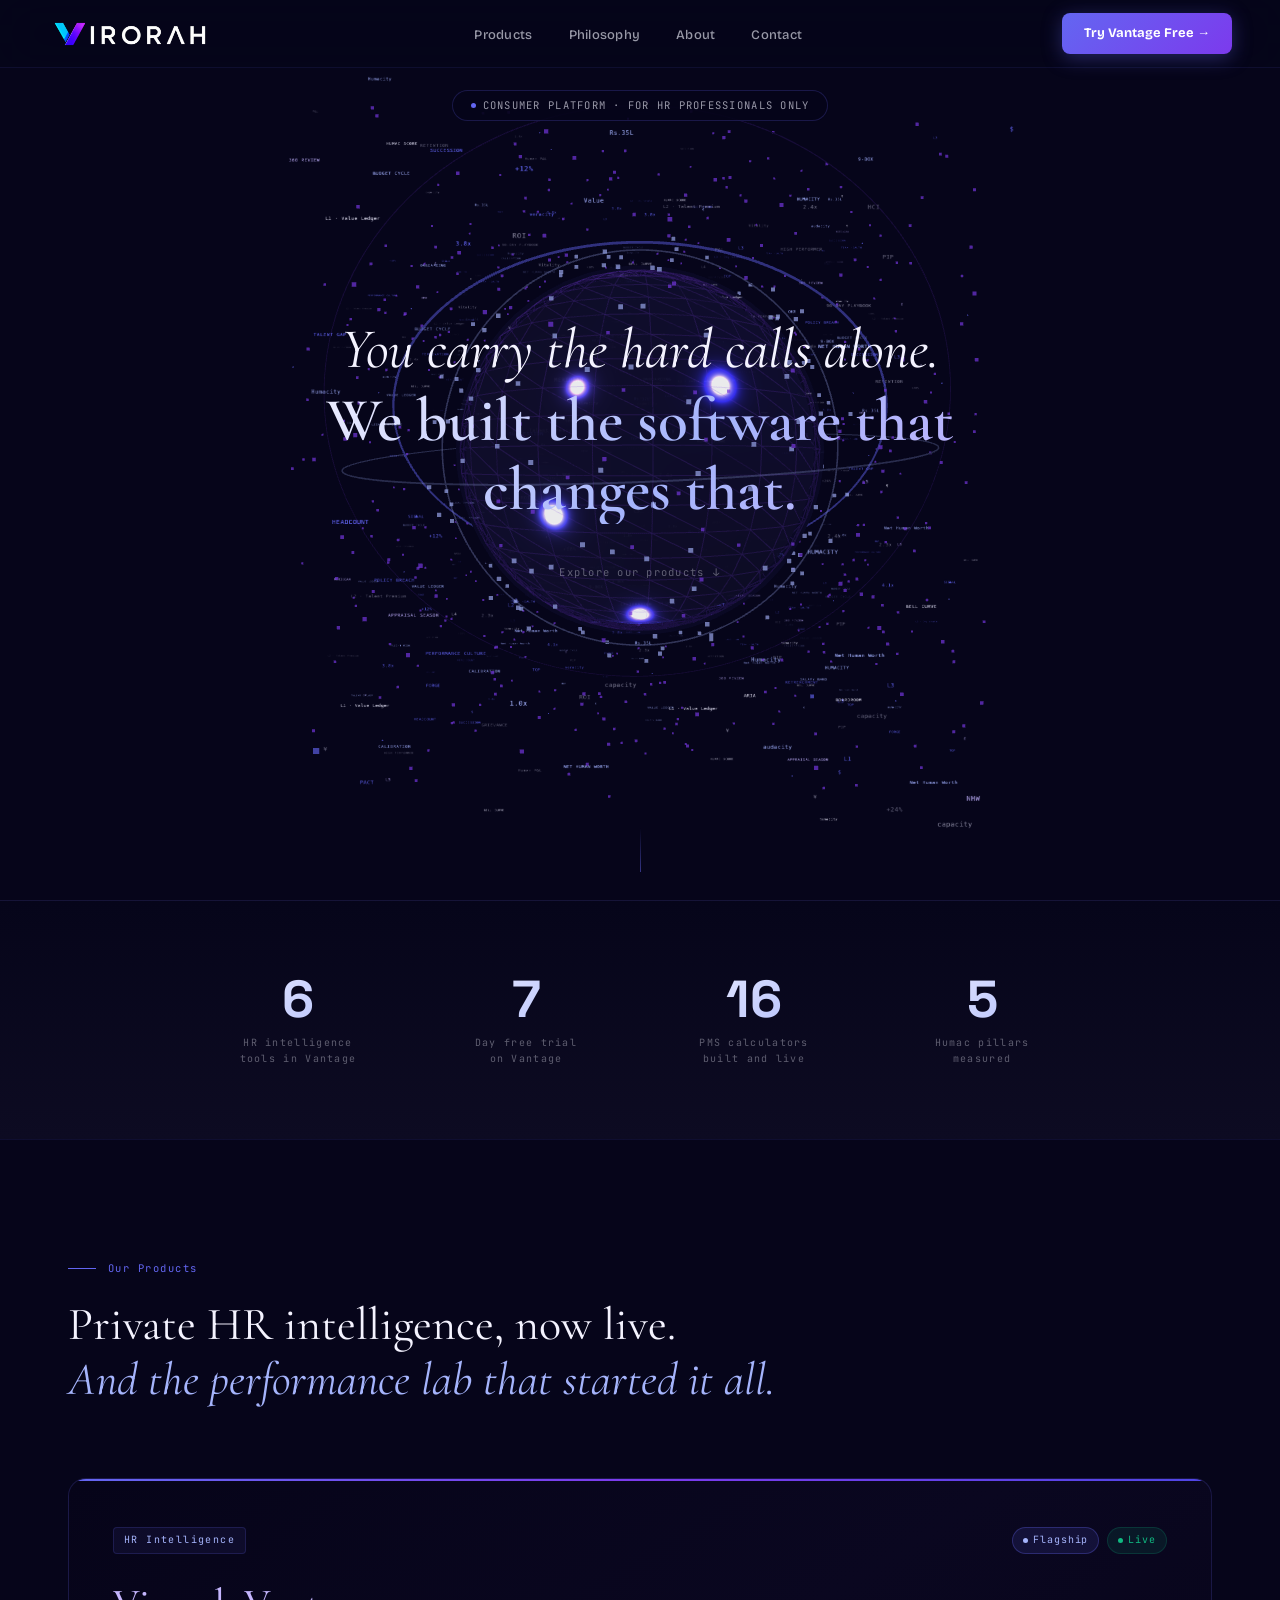
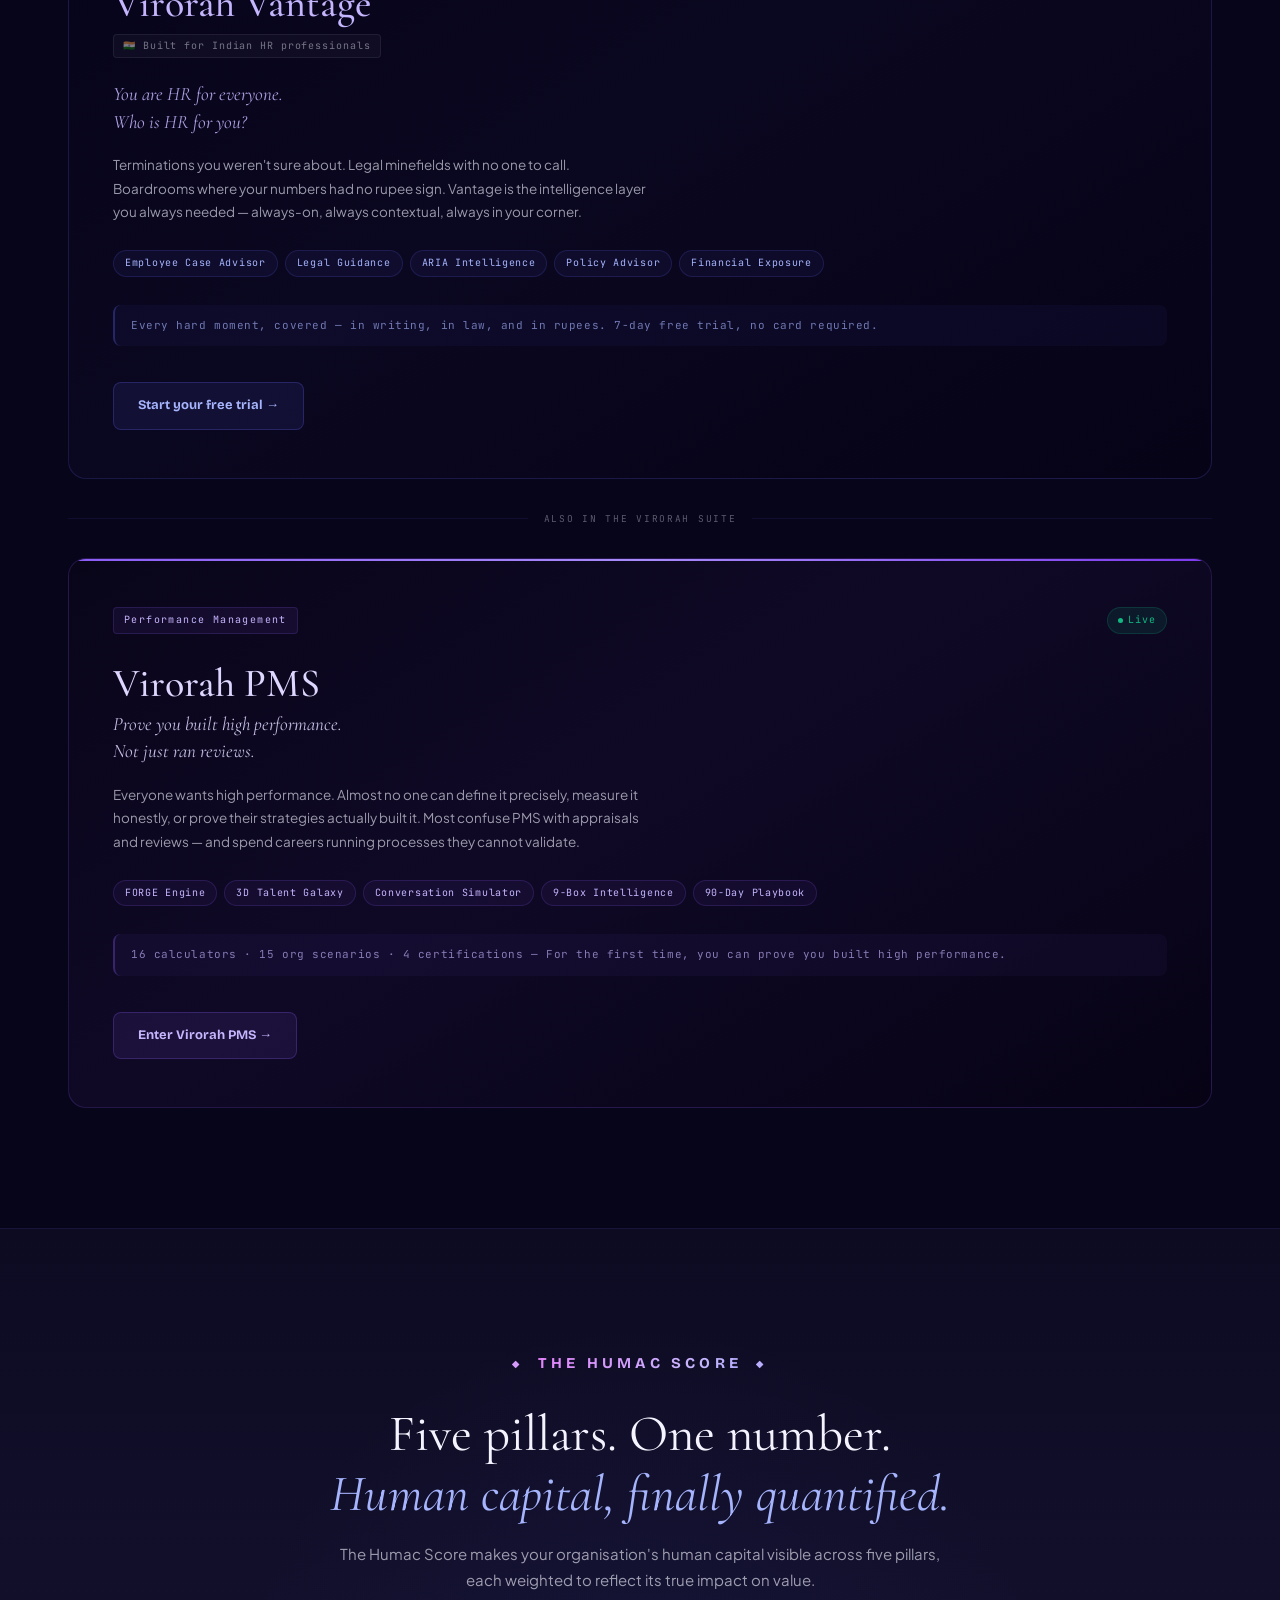
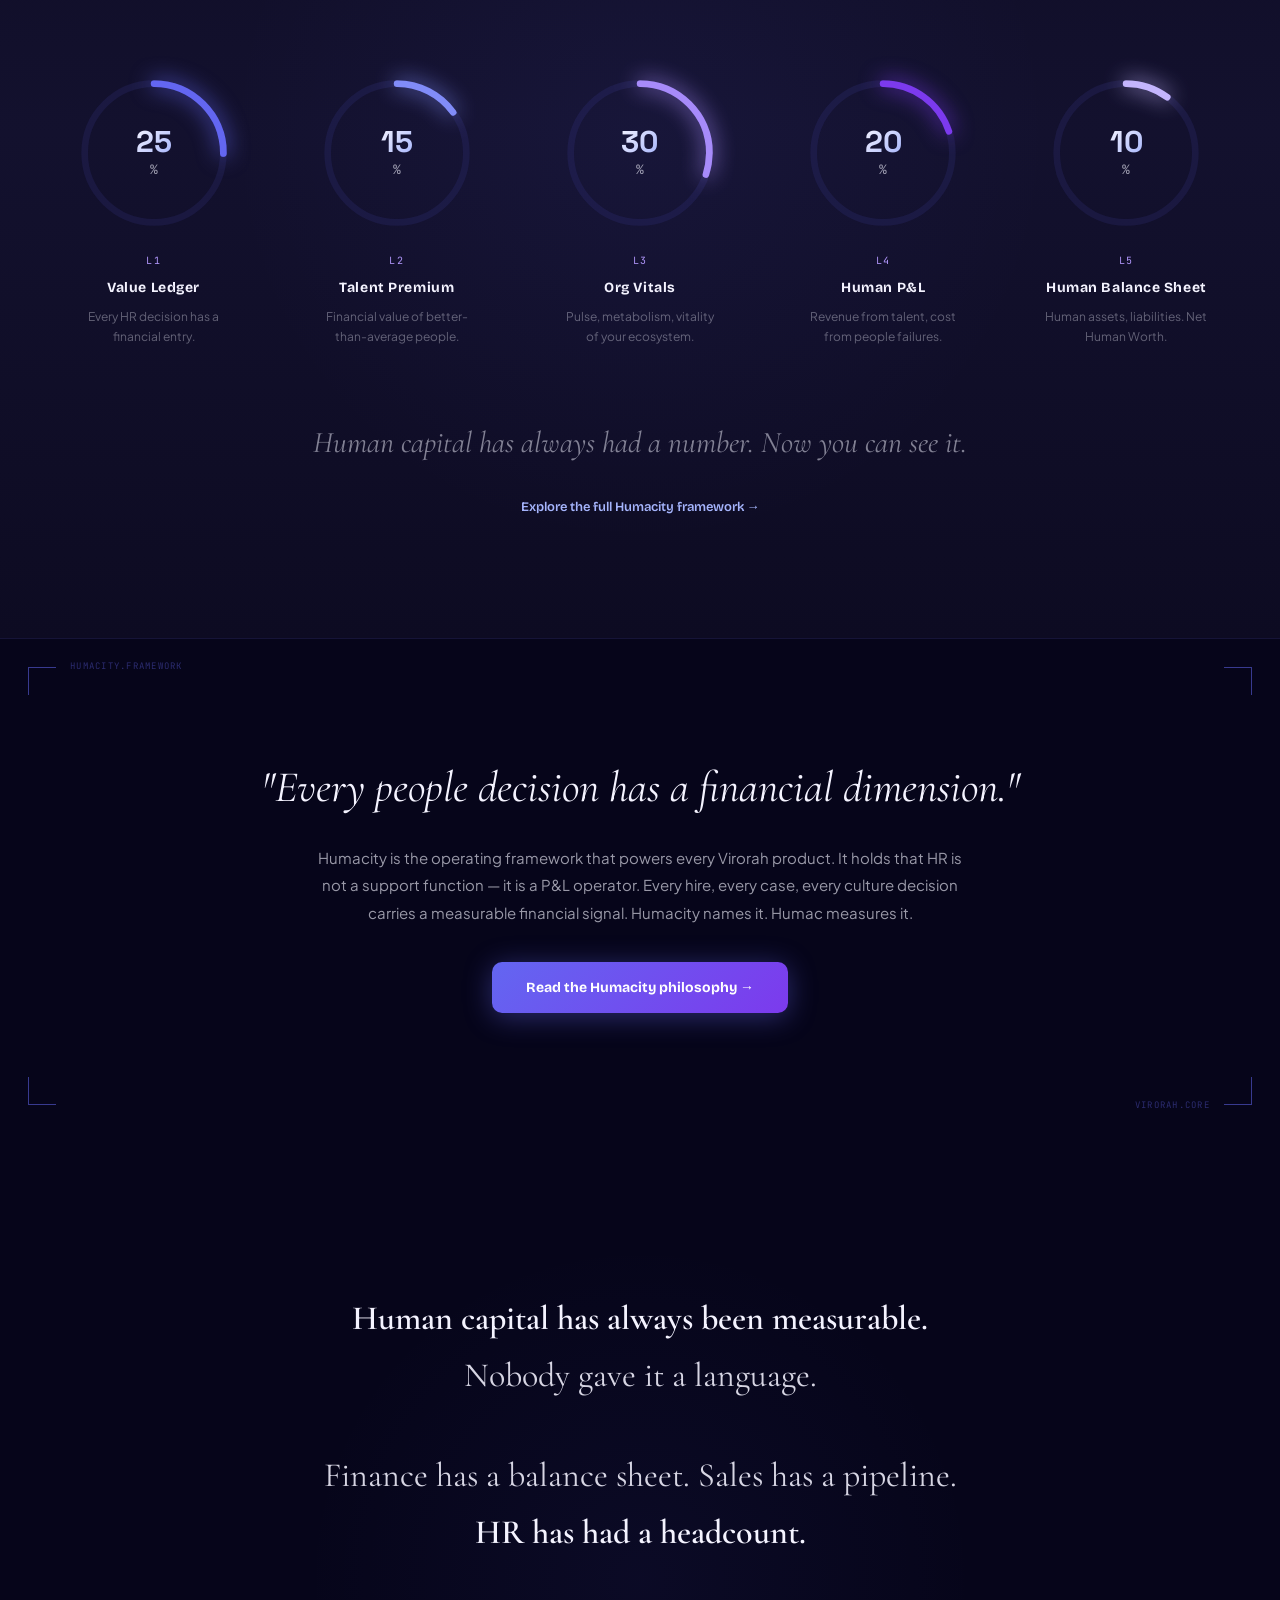
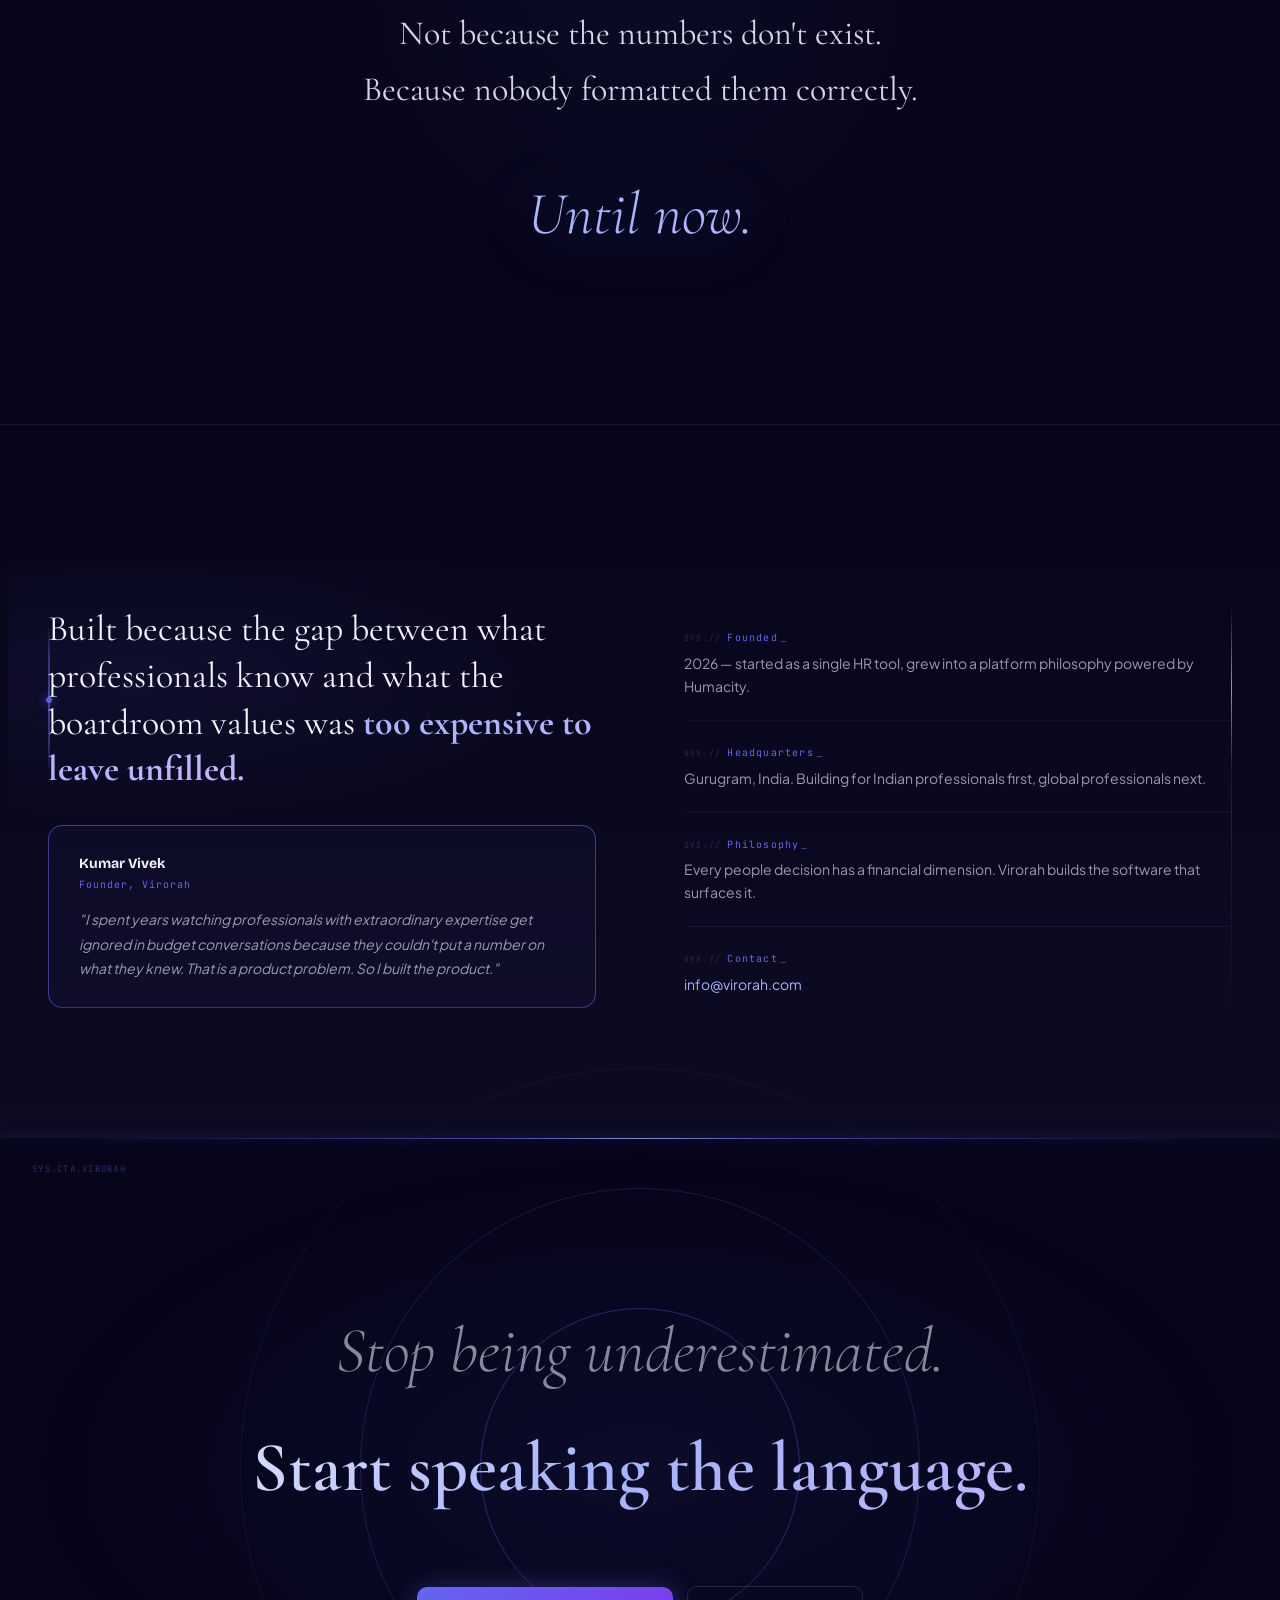
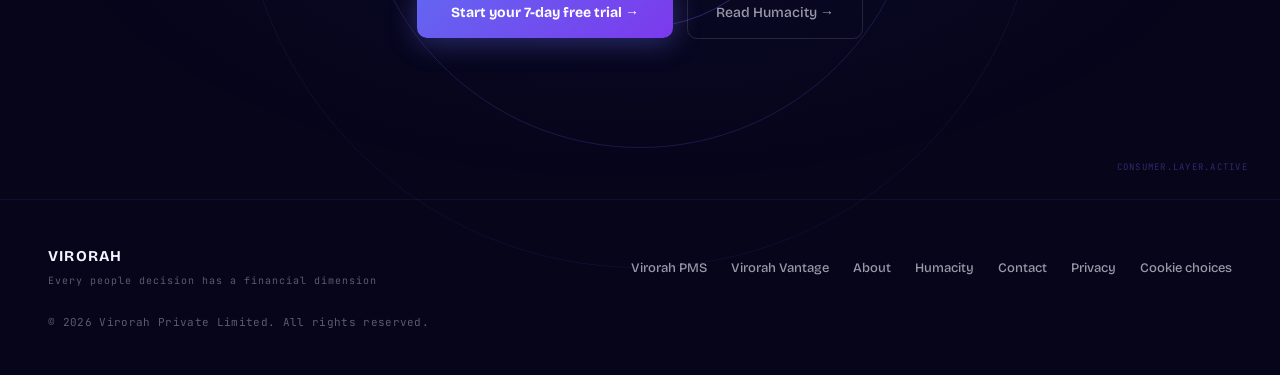
<file: index.html>
<!DOCTYPE html>
<html lang="en">
<head>
<meta charset="UTF-8">
<meta name="viewport" content="width=device-width, initial-scale=1.0, viewport-fit=cover">
<title>Virorah | HR Software Built for the People Professional</title>
<meta name="description" content="Every people decision has a financial dimension. Virorah builds the software that surfaces it — for the HR professional.">
<link rel="canonical" href="https://virorah.com/">
<link rel="icon" href="favicon.png" type="image/png">
<link rel="stylesheet" href="/fonts/fonts.css"/>
<script src="/vendor/three.r128.min.js"></script>
<style>
*,*::before,*::after{box-sizing:border-box;margin:0;padding:0}
:root{
  --bg:#06051a;--bg2:#0d0b22;--bg3:#13112e;
  --ink:#6366f1;--violet:#7c3aed;
  --white:#f4f3ff;--dim:rgba(244,243,255,.62);--faint:rgba(244,243,255,.36);
  --border:rgba(99,102,241,.1);
  --f:'Plus Jakarta Sans',sans-serif;--fd:'Cormorant Garamond',serif;
  --fs:'Space Grotesk',sans-serif;--fc:'Bricolage Grotesque',sans-serif;
  --fm:'JetBrains Mono',monospace;
}
html{scroll-behavior:smooth}
body{background:var(--bg);color:var(--white);font-family:var(--f);overflow-x:hidden;line-height:1.65}

/* NAV */
nav{position:fixed;top:0;left:0;right:0;z-index:900;height:68px;padding:0 48px;display:flex;align-items:center;justify-content:space-between;background:rgba(6,5,26,.8);backdrop-filter:blur(24px);-webkit-backdrop-filter:blur(24px);border-bottom:1px solid var(--border);transform:translateY(-100%);animation:navIn .7s .15s cubic-bezier(.22,1,.36,1) forwards}
@keyframes navIn{to{transform:translateY(0)}}
.n-logo{display:flex;align-items:center;text-decoration:none;cursor:pointer}
.n-logo img{height:36px;width:auto;display:block}
.n-links{display:flex;gap:36px;list-style:none}
.n-links a{font-family:var(--fc);font-size:13px;font-weight:500;color:var(--dim);text-decoration:none;letter-spacing:.02em;transition:color .2s}
.n-links a:hover{color:var(--white)}
.n-cta{font-family:var(--fc);font-weight:700;font-size:13px;padding:10px 22px;background:linear-gradient(135deg,var(--ink),var(--violet));color:#fff;border:none;border-radius:8px;cursor:pointer;text-decoration:none;box-shadow:0 4px 20px rgba(99,102,241,.35);transition:box-shadow .3s,transform .2s}
.n-cta:hover{box-shadow:0 8px 40px rgba(99,102,241,.55);transform:translateY(-1px)}

/* HERO */
#hero{position:relative;width:100%;height:100vh;min-height:680px;display:flex;align-items:center;justify-content:center;overflow:hidden}
#starfield-virorah{position:absolute;inset:0;width:100%;height:100%;z-index:1;pointer-events:none}
#globe{position:absolute;top:50%;left:50%;transform:translate(-50%,-50%);width:min(700px,90vw);height:min(700px,90vw);opacity:.92;z-index:2;pointer-events:none}

.hero-body{position:relative;z-index:10;text-align:center;max-width:760px;padding:0 24px}
.hero-chip{position:absolute;top:90px;left:0;right:0;width:fit-content;margin:0 auto;z-index:10;display:inline-flex;align-items:center;gap:7px;padding:6px 18px;background:rgba(6,5,26,.75);backdrop-filter:blur(14px);-webkit-backdrop-filter:blur(14px);border:1px solid rgba(99,102,241,.22);border-radius:100px;font-family:var(--fm);font-size:10.5px;letter-spacing:.12em;color:var(--dim);white-space:nowrap;opacity:0;animation:up .8s .9s cubic-bezier(.22,1,.36,1) forwards}
.cdot{width:5px;height:5px;border-radius:50%;background:var(--ink);animation:blink 2.4s infinite}
@keyframes blink{0%,100%{opacity:1}50%{opacity:.25}}
.hero-top{font-family:var(--fd);font-size:clamp(32px,4.4vw,58px);font-weight:400;font-style:italic;line-height:1.18;color:var(--white);margin-bottom:4px;opacity:0;animation:up .9s 1.05s cubic-bezier(.22,1,.36,1) forwards}
.hero-bot{font-family:var(--fd);font-size:clamp(34px,4.8vw,62px);font-weight:600;line-height:1.12;background:linear-gradient(135deg,#f4f3ff 0%,#a5b4fc 55%,#c4b5fd 100%);-webkit-background-clip:text;-webkit-text-fill-color:transparent;background-clip:text;margin-bottom:0;opacity:0;animation:up .9s 1.15s cubic-bezier(.22,1,.36,1) forwards}
.hero-ctas{display:flex;align-items:center;justify-content:center;gap:14px;flex-wrap:wrap;opacity:0;animation:up .8s 1.3s cubic-bezier(.22,1,.36,1) forwards}
.btn-p{font-family:var(--fc);font-weight:700;font-size:14px;padding:14px 34px;background:linear-gradient(135deg,var(--ink),var(--violet));color:#fff;border:none;border-radius:10px;cursor:pointer;text-decoration:none;box-shadow:0 4px 28px rgba(99,102,241,.4);transition:box-shadow .3s,transform .2s}
.btn-p:hover{box-shadow:0 8px 52px rgba(99,102,241,.65);transform:translateY(-2px)}
.btn-g{font-family:var(--fc);font-weight:500;font-size:14px;padding:14px 28px;background:transparent;color:var(--dim);border:1px solid rgba(244,243,255,.12);border-radius:10px;cursor:pointer;text-decoration:none;transition:border-color .3s,color .3s}
.btn-g:hover{border-color:rgba(244,243,255,.3);color:var(--white)}

/* HERO SCROLL CTA */
.hero-scroll-cta{display:inline-flex;align-items:center;gap:9px;font-family:var(--fm);font-size:10.5px;letter-spacing:.12em;color:var(--faint);text-decoration:none;margin-top:40px;transition:color .3s;opacity:0;animation:up .6s 1.5s cubic-bezier(.22,1,.36,1) forwards}
.hero-scroll-cta:hover{color:var(--dim)}
.hero-scroll-arrow{display:inline-block;animation:bob 2s ease-in-out infinite}
@keyframes bob{0%,100%{transform:translateY(0)}50%{transform:translateY(5px)}}

.scroll-hint{position:absolute;bottom:28px;left:50%;transform:translateX(-50%);z-index:10;opacity:0;animation:fadeIn 1s 2.2s forwards}
.scroll-wire{width:1px;height:44px;background:linear-gradient(to bottom,transparent,rgba(99,102,241,.5));animation:breathe 2s infinite;margin:0 auto}
@keyframes breathe{0%,100%{opacity:.5;transform:scaleY(1)}50%{opacity:1;transform:scaleY(1.2)}}

/* STATS */
#stats{padding:72px 48px;background:linear-gradient(180deg,var(--bg) 0%,var(--bg2) 100%);border-top:1px solid var(--border);border-bottom:1px solid var(--border)}
.stats-row{max-width:880px;margin:0 auto;display:grid;grid-template-columns:repeat(4,1fr);gap:32px;text-align:center}
.stat{opacity:0;transform:translateY(28px);transition:opacity .7s,transform .7s}
.stat.on{opacity:1;transform:translateY(0)}
.stat-n{font-family:var(--fs);font-weight:700;font-size:52px;background:linear-gradient(135deg,#f4f3ff,#a5b4fc);-webkit-background-clip:text;-webkit-text-fill-color:transparent;background-clip:text;line-height:1;margin-bottom:10px}
.stat-l{font-family:var(--fm);font-size:10px;letter-spacing:.13em;color:var(--faint);line-height:1.6}

/* PRODUCTS */
#products{padding:120px 48px;max-width:1240px;margin:0 auto}
.sec-eyebrow{display:flex;align-items:center;gap:12px;margin-bottom:20px;opacity:0;transform:translateY(18px);transition:opacity .6s,transform .6s}
.sec-eyebrow.on{opacity:1;transform:translateY(0)}
.eyebrow-rule{width:28px;height:1px;background:var(--ink)}
.eyebrow-text{font-family:var(--fm);font-size:10.5px;letter-spacing:.14em;color:var(--ink)}
.sec-title{font-family:var(--fd);font-size:clamp(32px,3.6vw,50px);font-weight:400;line-height:1.18;color:var(--white);margin-bottom:72px;opacity:0;transform:translateY(18px);transition:opacity .7s .1s,transform .7s .1s}
.sec-title.on{opacity:1;transform:translateY(0)}
.sec-title em{font-style:italic;color:#a5b4fc}
.cards-row{display:grid;grid-template-columns:1fr 1fr;gap:24px}

.pc{border-radius:18px;padding:48px 44px;position:relative;overflow:hidden;opacity:0;transition:opacity .8s,transform .85s;cursor:pointer}
.pc::after{content:'';position:absolute;inset:0;background:linear-gradient(135deg,transparent 35%,rgba(255,255,255,.022) 50%,transparent 65%);transform:translateX(-100%);transition:transform .65s;pointer-events:none}
.pc:hover::after{transform:translateX(100%)}

.pc-pms{background:linear-gradient(148deg,#090519 0%,#0f0926 45%,#070315 100%);border:1px solid rgba(139,92,246,.2);transform:translateX(-36px);animation:glowPms 3.5s ease-in-out infinite}
.pc-pms.on{opacity:1;transform:translateX(0)}
.pc-pms:hover{box-shadow:0 0 100px rgba(139,92,246,.2),0 24px 64px rgba(0,0,0,.6) !important}
@keyframes glowPms{0%,100%{box-shadow:0 0 0 1px rgba(139,92,246,.2),0 0 50px rgba(139,92,246,.07)}50%{box-shadow:0 0 0 1px rgba(139,92,246,.38),0 0 100px rgba(139,92,246,.22),0 0 180px rgba(139,92,246,.07)}}

.pc-vantage{background:linear-gradient(148deg,#060419 0%,#0a0720 45%,#060317 100%);border:1px solid rgba(99,102,241,.2);transform:translateX(36px);animation:glowVantage 4s ease-in-out infinite .8s}
.pc-vantage.on{opacity:1;transform:translateX(0)}
.pc-vantage:hover{box-shadow:0 0 100px rgba(99,102,241,.2),0 24px 64px rgba(0,0,0,.6) !important}
@keyframes glowVantage{0%,100%{box-shadow:0 0 0 1px rgba(99,102,241,.2),0 0 50px rgba(99,102,241,.07)}50%{box-shadow:0 0 0 1px rgba(99,102,241,.38),0 0 100px rgba(99,102,241,.22),0 0 180px rgba(99,102,241,.07)}}

.accent{position:absolute;top:0;left:0;right:0;height:2px}
.accent-v{background:linear-gradient(90deg,#8b5cf6,#a78bfa,#7c3aed)}
.accent-i{background:linear-gradient(90deg,#6366f1,#7c3aed,#4f46e5)}
.card-row{display:flex;align-items:center;justify-content:space-between;margin-bottom:28px}
.cat{font-family:var(--fm);font-size:10px;letter-spacing:.14em;padding:4px 10px;border-radius:4px}
.cat-v{color:#c4b5fd;background:rgba(139,92,246,.08);border:1px solid rgba(139,92,246,.18)}
.cat-i{color:#a5b4fc;background:rgba(99,102,241,.08);border:1px solid rgba(99,102,241,.18)}
.badge{font-family:var(--fm);font-size:10px;letter-spacing:.09em;padding:4px 10px;border-radius:100px;display:flex;align-items:center;gap:5px}
.badge-live{background:rgba(16,185,129,.1);color:#10b981;border:1px solid rgba(16,185,129,.18)}
.badge-ea{background:rgba(99,102,241,.08);color:#a5b4fc;border:1px solid rgba(99,102,241,.18)}
.b-dot{width:5px;height:5px;border-radius:50%;background:currentColor;animation:blink 2s infinite}
.c-title{font-family:var(--fd);font-size:40px;font-weight:500;line-height:1.05;margin-bottom:6px}
.c-title-v{color:#ddd6fe}
.c-title-i{color:#c4b5fd}
.india{display:inline-flex;align-items:center;gap:6px;font-family:var(--fm);font-size:10px;letter-spacing:.09em;padding:3px 9px;border-radius:4px;margin-bottom:22px;color:rgba(244,243,255,.45);background:rgba(244,243,255,.03);border:1px solid rgba(244,243,255,.07)}
.c-hook{font-family:var(--fd);font-size:19px;font-weight:400;font-style:italic;line-height:1.45;margin-bottom:18px}
.c-hook-v{color:rgba(221,214,254,.88)}
.c-hook-i{color:rgba(196,181,253,.88)}
.c-body{font-size:13.5px;line-height:1.75;color:var(--dim);margin-bottom:26px;max-width:54ch}
.c-chips{display:flex;flex-wrap:wrap;gap:7px;margin-bottom:28px}
.chip{font-family:var(--fm);font-size:10px;letter-spacing:.07em;padding:4px 11px;border-radius:100px}
.chip-v{color:#c4b5fd;background:rgba(139,92,246,.06);border:1px solid rgba(139,92,246,.18)}
.chip-i{color:#a5b4fc;background:rgba(99,102,241,.06);border:1px solid rgba(99,102,241,.18)}
.c-proof{font-family:var(--fm);font-size:11px;letter-spacing:.05em;padding:12px 16px;border-radius:8px;margin-bottom:36px;line-height:1.6}
.c-proof-v{color:rgba(196,181,253,.65);background:rgba(139,92,246,.05);border-left:2px solid rgba(139,92,246,.3)}
.c-proof-i{color:rgba(165,180,252,.65);background:rgba(99,102,241,.05);border-left:2px solid rgba(99,102,241,.3)}
.c-cta{font-family:var(--fc);font-weight:700;font-size:13px;padding:12px 24px;border-radius:8px;cursor:pointer;text-decoration:none;display:inline-flex;align-items:center;gap:8px;transition:all .3s}
.c-cta-v{background:rgba(139,92,246,.1);color:#c4b5fd;border:1px solid rgba(139,92,246,.25)}
.c-cta-v:hover{background:rgba(139,92,246,.2);box-shadow:0 0 28px rgba(139,92,246,.25);transform:translateX(3px)}
.c-cta-i{background:rgba(99,102,241,.1);color:#a5b4fc;border:1px solid rgba(99,102,241,.25)}
.c-cta-i:hover{background:rgba(99,102,241,.2);box-shadow:0 0 28px rgba(99,102,241,.25);transform:translateX(3px)}

/* HUMAC */
#humac{padding:120px 48px;background:linear-gradient(180deg,var(--bg2) 0%,var(--bg3) 50%,var(--bg2) 100%);border-top:1px solid var(--border);border-bottom:1px solid var(--border);overflow:hidden;position:relative}
#humac::before{content:'';position:absolute;top:50%;left:50%;transform:translate(-50%,-50%);width:900px;height:900px;background:radial-gradient(ellipse,rgba(99,102,241,.06) 0%,transparent 65%);pointer-events:none}
.humac-header{max-width:1200px;margin:0 auto 80px;text-align:center;position:relative;z-index:1}
.humac-sub{
  font-family:var(--fc);font-size:15px;font-weight:700;
  letter-spacing:.28em;
  background:linear-gradient(120deg,#e879f9 0%,#c4b5fd 30%,#818cf8 55%,#c4b5fd 80%,#e879f9 100%);
  background-size:250% auto;
  -webkit-background-clip:text;-webkit-text-fill-color:transparent;background-clip:text;
  margin-bottom:28px;display:inline-block;
  opacity:0;transform:translateY(16px);transition:opacity .6s,transform .6s;
  animation:humacShimmer 4s linear infinite,humacGlowTxt 2.8s ease-in-out infinite;
}
.humac-sub.on{opacity:1;transform:translateY(0)}
@keyframes humacShimmer{0%{background-position:0% center}100%{background-position:250% center}}
@keyframes humacGlowTxt{
  0%,100%{filter:drop-shadow(0 0 6px rgba(196,181,253,.4))}
  50%{filter:drop-shadow(0 0 20px rgba(196,181,253,.95)) drop-shadow(0 0 40px rgba(139,92,246,.55))}
}
.hs-deco{
  -webkit-text-fill-color:rgba(196,181,253,.55);
  font-size:9px;vertical-align:middle;
  animation:decoPulse 2.8s ease-in-out infinite;
}
@keyframes decoPulse{
  0%,100%{-webkit-text-fill-color:rgba(196,181,253,.4)}
  50%{-webkit-text-fill-color:rgba(232,121,249,.95)}
}
.humac-title{font-family:var(--fd);font-size:clamp(36px,4vw,56px);font-weight:400;line-height:1.18;color:var(--white);margin-bottom:16px;opacity:0;transform:translateY(16px);transition:opacity .7s .1s,transform .7s .1s}
.humac-title.on{opacity:1;transform:translateY(0)}
.humac-title em{font-style:italic;color:#a5b4fc}
.humac-desc{font-size:15px;line-height:1.75;color:var(--dim);max-width:56ch;margin:0 auto;opacity:0;transform:translateY(12px);transition:opacity .7s .2s,transform .7s .2s}
.humac-desc.on{opacity:1;transform:translateY(0)}
.arc-row{max-width:1200px;margin:0 auto;display:grid;grid-template-columns:repeat(5,1fr);gap:32px;position:relative;z-index:1}
.arc-item{text-align:center;opacity:0;transform:translateY(36px);transition:opacity .7s,transform .7s}
.arc-item.on{opacity:1;transform:translateY(0)}
.arc-wrap{position:relative;width:160px;height:160px;margin:0 auto 20px}
.arc-svg{width:160px;height:160px;transform:rotate(-90deg);overflow:visible}
.arc-track{fill:none;stroke:rgba(99,102,241,.1);stroke-width:5}
.arc-fill{fill:none;stroke-width:5;stroke-linecap:round;stroke-dasharray:327;stroke-dashoffset:327;transition:stroke-dashoffset 1.8s cubic-bezier(.25,.46,.45,.94);filter:drop-shadow(0 0 8px currentColor);animation:arcGlow 3s ease-in-out infinite}
.arc-fill.l1{stroke:#6366f1;color:#6366f1}
.arc-fill.l2{stroke:#818cf8;color:#818cf8}
.arc-fill.l3{stroke:#a78bfa;color:#a78bfa}
.arc-fill.l4{stroke:#7c3aed;color:#7c3aed}
.arc-fill.l5{stroke:#c4b5fd;color:#c4b5fd}
.arc-center{position:absolute;inset:0;display:flex;flex-direction:column;align-items:center;justify-content:center}
.arc-pct-num{font-family:var(--fs);font-weight:700;font-size:30px;background:linear-gradient(135deg,#f4f3ff,#a5b4fc);-webkit-background-clip:text;-webkit-text-fill-color:transparent;background-clip:text;line-height:1}
.arc-pct-sym{font-family:var(--fm);font-size:13px;color:var(--dim);margin-top:2px}
.arc-l{font-family:var(--fm);font-size:10px;letter-spacing:.14em;color:#b197fc;margin-bottom:6px}
.arc-name{font-family:var(--fc);font-size:14px;font-weight:700;color:var(--white);letter-spacing:.04em;margin-bottom:8px}
.arc-desc{font-size:12px;line-height:1.65;color:var(--faint);max-width:18ch;margin:0 auto}
.humac-footer{max-width:1200px;margin:72px auto 0;text-align:center;position:relative;z-index:1}
.humac-tagline{font-family:var(--fd);font-size:clamp(22px,2.4vw,30px);font-style:italic;color:rgba(244,243,255,.5);margin-bottom:24px;opacity:0;transition:opacity .8s .1s}
.humac-tagline.on{opacity:1}
.humac-link{font-family:var(--fc);font-size:13px;font-weight:600;color:#a5b4fc;text-decoration:none;display:inline-flex;align-items:center;gap:8px;transition:color .3s,gap .3s;opacity:0;transition:opacity .8s .24s,color .3s,gap .3s}
.humac-link.on{opacity:1}
.humac-link:hover{color:var(--white);gap:14px}

/* PHILOSOPHY */
#philosophy{padding:120px 48px}
.phil-wrap{max-width:800px;margin:0 auto;text-align:center}
.phil-q{font-family:var(--fd);font-size:clamp(30px,3.4vw,48px);font-style:italic;font-weight:400;line-height:1.3;color:var(--white);margin-bottom:28px;opacity:0;transform:translateY(28px);transition:opacity .8s,transform .8s}
.phil-q.on{opacity:1;transform:translateY(0)}
.phil-body{font-size:15px;line-height:1.82;color:var(--dim);max-width:60ch;margin:0 auto 36px;opacity:0;transform:translateY(16px);transition:opacity .8s .14s,transform .8s .14s}
.phil-body.on{opacity:1;transform:translateY(0)}

/* MANIFESTO */
#manifesto{padding:160px 48px;text-align:center;position:relative;overflow:hidden}
#manifesto::before{content:'';position:absolute;top:50%;left:50%;transform:translate(-50%,-50%);width:700px;height:700px;background:radial-gradient(ellipse,rgba(99,102,241,.055) 0%,transparent 68%);pointer-events:none}
.mani{max-width:680px;margin:0 auto;position:relative;z-index:1}
.ml{font-family:var(--fd);font-size:clamp(22px,2.8vw,34px);font-weight:400;line-height:1.55;color:rgba(244,243,255,.28);margin-bottom:4px;opacity:0;transform:translateY(22px);transition:opacity .75s,transform .75s,color .75s}
.ml.w{font-weight:600}
.ml.on{opacity:1;transform:translateY(0);color:rgba(244,243,255,.88)}
.ml.w.on{color:var(--white)}
.msp{height:44px}
.mf{font-family:var(--fd);font-size:clamp(34px,5vw,60px);font-style:italic;font-weight:300;background:linear-gradient(135deg,#f4f3ff 0%,#a5b4fc 40%,#c4b5fd 100%);-webkit-background-clip:text;-webkit-text-fill-color:transparent;background-clip:text;opacity:0;transform:translateY(22px);transition:opacity 1s .2s,transform 1s .2s;filter:drop-shadow(0 0 36px rgba(99,102,241,.38))}
.mf.on{opacity:1;transform:translateY(0)}

/* ABOUT */
#about{padding:120px 48px;background:linear-gradient(180deg,var(--bg) 0%,var(--bg2) 100%);border-top:1px solid var(--border)}
.about-wrap{max-width:1200px;margin:44px auto 0;display:grid;grid-template-columns:1fr 1fr;gap:88px;align-items:start}
.about-hl{font-family:var(--fd);font-size:clamp(26px,2.8vw,42px);font-weight:400;line-height:1.3;color:var(--white);margin-bottom:32px;opacity:0;transform:translateX(-28px);transition:opacity .8s,transform .8s}
.about-hl.on{opacity:1;transform:translateX(0)}
.about-hl strong{background:linear-gradient(135deg,#a5b4fc,#c4b5fd);-webkit-background-clip:text;-webkit-text-fill-color:transparent;background-clip:text}
.qcard{background:rgba(99,102,241,.04);border:1px solid rgba(99,102,241,.11);border-radius:14px;padding:26px 30px;opacity:0;transform:translateX(-18px);transition:opacity .8s .18s,transform .8s .18s}
.qcard.on{opacity:1;transform:translateX(0)}
.q-name{font-family:var(--fc);font-size:14px;font-weight:700;color:var(--white);margin-bottom:2px}
.q-role{font-family:var(--fm);font-size:10px;letter-spacing:.1em;color:var(--ink);margin-bottom:14px}
.q-text{font-size:14px;line-height:1.75;color:var(--dim);font-style:italic}
.about-facts{display:grid;gap:0;opacity:0;transform:translateX(28px);transition:opacity .8s .14s,transform .8s .14s}
.about-facts.on{opacity:1;transform:translateX(0)}
.fact{padding:22px 0;border-bottom:1px solid var(--border)}
.fact:last-child{border-bottom:none}
.fact-l{font-family:var(--fm);font-size:10px;letter-spacing:.12em;color:var(--ink);margin-bottom:5px}
.fact-v{font-size:14px;line-height:1.65;color:var(--dim)}
.fact-v a{color:#a5b4fc;text-decoration:none}
.fact-v a:hover{color:var(--white)}

/* CTA */
#cta{padding:160px 48px;text-align:center;position:relative;overflow:hidden}
#cta::before{content:'';position:absolute;inset:0;background:radial-gradient(ellipse at center,rgba(99,102,241,.07) 0%,transparent 68%);pointer-events:none}
.cta-inner{position:relative;z-index:1}
.cta-h1{font-family:var(--fd);font-size:clamp(38px,5vw,70px);font-style:italic;font-weight:300;color:rgba(244,243,255,.55);margin-bottom:6px;opacity:0;transform:translateY(28px);transition:opacity .9s,transform .9s}
.cta-h1.on{opacity:1;transform:translateY(0)}
.cta-h2{font-family:var(--fd);font-size:clamp(40px,5.5vw,78px);font-weight:600;background:linear-gradient(135deg,#f4f3ff 0%,#a5b4fc 48%,#c4b5fd 100%);-webkit-background-clip:text;-webkit-text-fill-color:transparent;background-clip:text;margin-bottom:60px;opacity:0;transform:translateY(28px);transition:opacity .9s .14s,transform .9s .14s}
.cta-h2.on{opacity:1;transform:translateY(0)}
.cta-btns{display:flex;align-items:center;justify-content:center;gap:14px;flex-wrap:wrap;opacity:0;transform:translateY(18px);transition:opacity .8s .28s,transform .8s .28s}
.cta-btns.on{opacity:1;transform:translateY(0)}

/* FOOTER */
footer{padding:44px 48px;border-top:1px solid var(--border);background:var(--bg)}
.f-inner{max-width:1200px;margin:0 auto;display:flex;align-items:center;justify-content:space-between;flex-wrap:wrap;gap:24px}
.f-brand-name{font-family:var(--fc);font-weight:700;font-size:15px;letter-spacing:.08em;color:var(--white);margin-bottom:4px}
.f-sub{font-family:var(--fm);font-size:10px;letter-spacing:.1em;color:var(--faint);margin-top:3px}
.f-links{display:flex;gap:24px;list-style:none;flex-wrap:wrap}
.f-links a{font-family:var(--fc);font-size:13px;color:var(--dim);text-decoration:none;transition:color .2s}
.f-links a:hover{color:var(--white)}
.f-copy{font-family:var(--fm);font-size:11px;color:var(--faint);letter-spacing:.03em}

@keyframes up{from{opacity:0;transform:translateY(28px)}to{opacity:1;transform:translateY(0)}}
@keyframes fadeIn{from{opacity:0}to{opacity:1}}

@media(max-width:960px){
  nav{padding:0 24px}.n-links{display:none}
  .cards-row{grid-template-columns:1fr}
  .arc-row{grid-template-columns:repeat(3,1fr)}
  .about-wrap{grid-template-columns:1fr;gap:44px}
  .stats-row{grid-template-columns:repeat(2,1fr)}
  #products,#humac,#philosophy,#manifesto,#about,#cta{padding-left:24px;padding-right:24px}
}

/* JARVIS EFFECTS */
.hud-br{position:absolute;width:28px;height:28px;border:1.5px solid rgba(99,102,241,0);pointer-events:none;z-index:2;opacity:0;transition:border-color .5s,opacity .5s}
.hud-br.tl{top:28px;left:28px;border-right:none;border-bottom:none}
.hud-br.tr{top:28px;right:28px;border-left:none;border-bottom:none}
.hud-br.bl{bottom:28px;left:28px;border-right:none;border-top:none}
.hud-br.br{bottom:28px;right:28px;border-left:none;border-top:none}
.hud-on .hud-br{border-color:rgba(99,102,241,.55);opacity:1;animation:bkExp .5s cubic-bezier(.22,1,.36,1) forwards}
@keyframes bkExp{from{opacity:0;transform:scale(.4)}to{opacity:1;transform:scale(1)}}

.hud-tag{font-family:var(--fm);font-size:9px;letter-spacing:.14em;color:rgba(99,102,241,.4);position:absolute;opacity:0;transition:opacity .4s .9s;pointer-events:none}
.hud-on .hud-tag{opacity:1}

.scan-h{position:absolute;height:1px;left:0;right:0;background:linear-gradient(90deg,transparent,rgba(99,102,241,.9),rgba(165,180,252,.6),transparent);box-shadow:0 0 12px rgba(99,102,241,.6);pointer-events:none;z-index:5;opacity:0}
.scan-h.run{animation:runH 1.1s ease-out forwards}
@keyframes runH{0%{top:50%;opacity:0;clip-path:inset(0 100% 0 0)}2%{opacity:1}100%{top:50%;opacity:0;clip-path:inset(0 0% 0 0)}}

.wipe-reveal{clip-path:inset(0 100% 0 0);transition:clip-path 1.2s cubic-bezier(.22,1,.36,1)}
.wipe-reveal.on{clip-path:inset(0 0% 0 0)}

.scan-v{position:absolute;left:0;right:0;height:2px;background:linear-gradient(90deg,transparent 0%,rgba(99,102,241,.12) 15%,rgba(99,102,241,.8) 50%,rgba(99,102,241,.12) 85%,transparent 100%);box-shadow:0 0 24px rgba(99,102,241,.55),0 0 48px rgba(99,102,241,.25);pointer-events:none;z-index:5;opacity:0;top:0}
#manifesto.beam-on .scan-v{animation:beamV 3.8s linear forwards}
@keyframes beamV{0%{top:2%;opacity:1}95%{opacity:.8}100%{top:97%;opacity:0}}

.rings{position:absolute;top:50%;left:50%;pointer-events:none;z-index:0}
.ring{position:absolute;border-radius:50%;border:1px solid rgba(99,102,241,.5);transform:translate(-50%,-50%);opacity:0;width:80px;height:80px}
.rings.on .ring{animation:ringOut 3.2s ease-out infinite}
.ring:nth-child(1){animation-delay:0s!important}
.ring:nth-child(2){animation-delay:.9s!important}
.ring:nth-child(3){animation-delay:1.8s!important}
.ring:nth-child(4){animation-delay:2.7s!important}
@keyframes ringOut{from{transform:translate(-50%,-50%) scale(1);opacity:.7}to{transform:translate(-50%,-50%) scale(10);opacity:0}}

.border-draw{position:relative;overflow:visible}
.border-draw::after{content:'';position:absolute;inset:-1px;border-radius:14px;border:1.5px solid rgba(99,102,241,.5);clip-path:inset(0 100% 0 0);transition:clip-path 1.6s cubic-bezier(.22,1,.36,1)}
.border-draw.on::after{clip-path:inset(0 0% 0 0)}

@keyframes dataIn{0%{opacity:0;letter-spacing:.3em;filter:blur(3px)}70%{opacity:.8;filter:blur(.5px)}100%{opacity:1;letter-spacing:.12em;filter:blur(0)}}
.fact-l{opacity:0}
.fact-l.on{animation:dataIn .8s ease-out forwards}
.fact-l::before{content:'SYS:// ';color:rgba(99,102,241,.35);font-size:8px}

.jarvis-btn{position:relative;overflow:hidden}
.jarvis-btn::before{content:'';position:absolute;bottom:0;left:-100%;width:100%;height:1px;background:linear-gradient(90deg,transparent,rgba(165,180,252,.8),transparent);transition:none}
.jarvis-btn:hover::before{animation:btnScan .6s ease-out}
@keyframes btnScan{from{left:-100%}to{left:100%}}

#cta{overflow:visible!important}
.cta-halo{position:absolute;top:50%;left:50%;pointer-events:none;z-index:0}
.cta-halo-ring{position:absolute;border-radius:50%;transform:translate(-50%,-50%);border-style:solid}
.cta-halo-ring:nth-child(1){width:320px;height:320px;border:1px solid rgba(99,102,241,.35);animation:haloBreath 4s ease-in-out infinite}
.cta-halo-ring:nth-child(2){width:560px;height:560px;border:1px solid rgba(99,102,241,.2);animation:haloBreath 4s ease-in-out infinite 1.4s}
.cta-halo-ring:nth-child(3){width:800px;height:800px;border:1px solid rgba(99,102,241,.1);animation:haloBreath 4s ease-in-out infinite 2.8s}
@keyframes haloBreath{0%,100%{opacity:.5;transform:translate(-50%,-50%) scale(1)}50%{opacity:1;transform:translate(-50%,-50%) scale(1.025);box-shadow:0 0 40px rgba(99,102,241,.08) inset,0 0 80px rgba(99,102,241,.05)}}

.cta-sweep{position:absolute;left:0;right:0;height:1px;background:linear-gradient(90deg,transparent 5%,rgba(99,102,241,.7) 40%,rgba(165,180,252,.8) 50%,rgba(99,102,241,.7) 60%,transparent 95%);box-shadow:0 0 12px rgba(99,102,241,.6),0 0 24px rgba(99,102,241,.3);pointer-events:none;z-index:5;top:0;animation:sweepDown 6s ease-in-out infinite 1.5s}
@keyframes sweepDown{0%{top:15%;opacity:0}8%{opacity:1}45%{top:85%;opacity:1}55%{top:85%;opacity:0}100%{top:85%;opacity:0}}

.cta-h1.on{animation:ctaH1Glow 3s ease-in-out infinite!important}
@keyframes ctaH1Glow{0%,100%{text-shadow:0 0 20px rgba(165,180,252,.15)}50%{text-shadow:0 0 40px rgba(165,180,252,.45),0 0 80px rgba(99,102,241,.2)}}
.cta-h2.on{animation:ctaH2Shimmer 4s ease-in-out infinite!important}
@keyframes ctaH2Shimmer{0%,100%{filter:drop-shadow(0 0 8px rgba(99,102,241,.2))}50%{filter:drop-shadow(0 0 24px rgba(99,102,241,.5)) drop-shadow(0 0 48px rgba(124,58,237,.2))}}

.cta-hud{position:absolute;font-family:var(--fm);font-size:9px;letter-spacing:.14em;color:rgba(99,102,241,.4);animation:hudBlink 3s ease-in-out infinite;pointer-events:none}
@keyframes hudBlink{0%,100%{opacity:.4}50%{opacity:.9}}

.about-hl-wrap{position:relative}
.about-hl-glow{position:absolute;inset:-40px;background:radial-gradient(ellipse at 20% 40%,rgba(99,102,241,.08) 0%,transparent 65%);pointer-events:none;animation:hlGlow 5s ease-in-out infinite}
@keyframes hlGlow{0%,100%{opacity:.6}50%{opacity:1}}

.qcard{animation:cardPulse 3.5s ease-in-out infinite!important}
@keyframes cardPulse{0%,100%{box-shadow:0 0 0 0 transparent,0 0 20px rgba(99,102,241,.04)}50%{box-shadow:0 0 0 1px rgba(99,102,241,.25),0 0 40px rgba(99,102,241,.12),0 0 80px rgba(99,102,241,.05)}}

.fact-l::after{content:'_';color:rgba(99,102,241,.7);animation:cursorBlink 1.2s step-end infinite;font-size:11px;margin-left:2px}
@keyframes cursorBlink{0%,100%{opacity:1}50%{opacity:0}}

.about-circuit{position:absolute;left:0;top:10%;bottom:10%;width:2px;background:linear-gradient(to bottom,transparent 0%,rgba(99,102,241,.4) 20%,rgba(99,102,241,.6) 50%,rgba(99,102,241,.4) 80%,transparent 100%);animation:circuitPulse 3s ease-in-out infinite;pointer-events:none}
.about-circuit::after{content:'';position:absolute;width:6px;height:6px;border-radius:50%;background:rgba(99,102,241,.9);left:-2px;top:50%;transform:translateY(-50%);box-shadow:0 0 10px rgba(99,102,241,.8),0 0 20px rgba(99,102,241,.4);animation:circuitDot 3s ease-in-out infinite}
@keyframes circuitPulse{0%,100%{opacity:.4}50%{opacity:1}}
@keyframes circuitDot{0%{top:10%}100%{top:90%}}

.about-data-stream{position:absolute;right:0;top:0;bottom:0;width:1px;background:linear-gradient(to bottom,transparent,rgba(99,102,241,.2),transparent);overflow:hidden;pointer-events:none}
.about-data-stream::after{content:'';position:absolute;width:1px;height:40%;background:linear-gradient(to bottom,transparent,rgba(165,180,252,.8),transparent);animation:dataStream 2.5s linear infinite}
@keyframes dataStream{0%{top:-40%}100%{top:140%}}

@keyframes arcGlow{0%,100%{filter:drop-shadow(0 0 3px currentColor)}50%{filter:drop-shadow(0 0 7px currentColor) drop-shadow(0 0 3px currentColor)}}
.arc-wrap{animation:arcBreathe 4s ease-in-out infinite}
@keyframes arcBreathe{0%,100%{transform:scale(1)}50%{transform:scale(1.04)}}
.arc-item:nth-child(1) .arc-fill{animation-delay:0s}
.arc-item:nth-child(2) .arc-fill{animation-delay:.6s}
.arc-item:nth-child(3) .arc-fill{animation-delay:1.2s}
.arc-item:nth-child(4) .arc-fill{animation-delay:1.8s}
.arc-item:nth-child(5) .arc-fill{animation-delay:2.4s}
.arc-item:nth-child(1) .arc-wrap{animation-delay:0s}
.arc-item:nth-child(2) .arc-wrap{animation-delay:.5s}
.arc-item:nth-child(3) .arc-wrap{animation-delay:1s}
.arc-item:nth-child(4) .arc-wrap{animation-delay:1.5s}
.arc-item:nth-child(5) .arc-wrap{animation-delay:2s}

/* FLAGSHIP PRODUCT LAYOUT */
.cards-col{display:flex;flex-direction:column;gap:28px}
.suite-sep{display:flex;align-items:center;gap:16px;margin:4px 0}
.suite-sep-line{flex:1;height:1px;background:var(--border)}
.suite-sep-text{font-family:var(--fm);font-size:9.5px;letter-spacing:.18em;color:var(--faint);white-space:nowrap}
.badge-flagship{background:rgba(99,102,241,.12);color:#a5b4fc;border:1px solid rgba(99,102,241,.3)}
</style>
<script src="/consent.js" defer></script>
</head>
<body>

<nav>
  <a href="#" class="n-logo" onclick="window.scrollTo({top:0,behavior:'smooth'});return false">
    <img src="Virorah_Dark_Background_2.png" alt="Virorah" onerror="this.outerHTML='<span style=\'font-family:Bricolage Grotesque,sans-serif;font-weight:700;font-size:17px;letter-spacing:.1em;background:linear-gradient(135deg,#f4f3ff,#a5b4fc);-webkit-background-clip:text;-webkit-text-fill-color:transparent;background-clip:text;\'>VIRORAH</span>'">
  </a>
  <ul class="n-links">
    <li><a href="#products">Products</a></li>
    <li><a href="https://humacity.com" target="_blank">Philosophy</a></li>
    <li><a href="about.html">About</a></li>
    <li><a href="#footer-contact">Contact</a></li>
  </ul>
  <a href="https://vantage.virorah.com" target="_blank" class="n-cta">Try Vantage Free →</a>
</nav>

<section id="hero">
  <canvas id="starfield-virorah"></canvas>
  <canvas id="globe"></canvas>

  <div class="hero-chip">
    <span class="cdot"></span>
    CONSUMER PLATFORM · FOR HR PROFESSIONALS ONLY
  </div>

  <div class="hero-body">
    <p class="hero-top">You carry the hard calls alone.</p>
    <h1 class="hero-bot">We built the software that changes that.</h1>
    <a href="#products" class="hero-scroll-cta">Explore our products <span class="hero-scroll-arrow">↓</span></a>
  </div>
  <div class="scroll-hint"><div class="scroll-wire"></div></div>
</section>

<section id="stats">
  <div class="stats-row">
    <div class="stat"><div class="stat-n" data-t="6">0</div><div class="stat-l">HR intelligence<br>tools in Vantage</div></div>
    <div class="stat" style="transition-delay:.08s"><div class="stat-n" data-t="7">0</div><div class="stat-l">Day free trial<br>on Vantage</div></div>
    <div class="stat" style="transition-delay:.16s"><div class="stat-n" data-t="16">0</div><div class="stat-l">PMS calculators<br>built and live</div></div>
    <div class="stat" style="transition-delay:.24s"><div class="stat-n" data-t="5">0</div><div class="stat-l">Humac pillars<br>measured</div></div>
  </div>
</section>

<section id="products">
  <div class="sec-eyebrow"><div class="eyebrow-rule"></div><span class="eyebrow-text">Our Products</span></div>
  <h2 class="sec-title">Private HR intelligence, now live.<br><em>And the performance lab that started it all.</em></h2>
  <div class="cards-col">

    <!-- FLAGSHIP: Virorah Vantage -->
    <div class="pc pc-vantage" onclick="window.open('https://vantage.virorah.com','_blank')">
      <div class="accent accent-i"></div>
      <div class="card-row">
        <span class="cat cat-i">HR Intelligence</span>
        <div style="display:flex;align-items:center;gap:8px">
          <span class="badge badge-flagship"><span class="b-dot" style="background:#a5b4fc;animation:blink 2.4s infinite"></span>Flagship</span>
          <span class="badge badge-live"><span class="b-dot"></span>Live</span>
        </div>
      </div>
      <h3 class="c-title c-title-i">Virorah Vantage</h3>
      <span class="india">🇮🇳 Built for Indian HR professionals</span>
      <p class="c-hook c-hook-i">You are HR for everyone.<br>Who is HR for you?</p>
      <p class="c-body">Terminations you weren't sure about. Legal minefields with no one to call. Boardrooms where your numbers had no rupee sign. Vantage is the intelligence layer you always needed — always-on, always contextual, always in your corner.</p>
      <div class="c-chips">
        <span class="chip chip-i">Employee Case Advisor</span>
        <span class="chip chip-i">Legal Guidance</span>
        <span class="chip chip-i">ARIA Intelligence</span>
        <span class="chip chip-i">Policy Advisor</span>
        <span class="chip chip-i">Financial Exposure</span>
      </div>
      <div class="c-proof c-proof-i">Every hard moment, covered — in writing, in law, and in rupees. 7-day free trial, no card required.</div>
      <a href="https://vantage.virorah.com" target="_blank" class="c-cta c-cta-i" onclick="event.stopPropagation()">Start your free trial →</a>
    </div>

    <!-- Suite separator -->
    <div class="suite-sep">
      <div class="suite-sep-line"></div>
      <span class="suite-sep-text">ALSO IN THE VIRORAH SUITE</span>
      <div class="suite-sep-line"></div>
    </div>

    <!-- SECONDARY: Virorah PMS -->
    <div class="pc pc-pms" onclick="window.open('https://pms.virorah.com','_blank')">
      <div class="accent accent-v"></div>
      <div class="card-row">
        <span class="cat cat-v">Performance Management</span>
        <span class="badge badge-live"><span class="b-dot"></span>Live</span>
      </div>
      <h3 class="c-title c-title-v">Virorah PMS</h3>
      <p class="c-hook c-hook-v">Prove you built high performance.<br>Not just ran reviews.</p>
      <p class="c-body">Everyone wants high performance. Almost no one can define it precisely, measure it honestly, or prove their strategies actually built it. Most confuse PMS with appraisals and reviews — and spend careers running processes they cannot validate.</p>
      <div class="c-chips">
        <span class="chip chip-v">FORGE Engine</span>
        <span class="chip chip-v">3D Talent Galaxy</span>
        <span class="chip chip-v">Conversation Simulator</span>
        <span class="chip chip-v">9-Box Intelligence</span>
        <span class="chip chip-v">90-Day Playbook</span>
      </div>
      <div class="c-proof c-proof-v">16 calculators · 15 org scenarios · 4 certifications — For the first time, you can prove you built high performance.</div>
      <a href="https://pms.virorah.com" target="_blank" class="c-cta c-cta-v" onclick="event.stopPropagation()">Enter Virorah PMS →</a>
    </div>

  </div>
</section>

<section id="humac">
  <div class="humac-header">
    <div class="humac-sub"><span class="hs-deco">◆</span>&nbsp; THE HUMAC SCORE &nbsp;<span class="hs-deco">◆</span></div>
    <h2 class="humac-title">Five pillars. One number.<br><em>Human capital, finally quantified.</em></h2>
    <p class="humac-desc">The Humac Score makes your organisation's human capital visible across five pillars, each weighted to reflect its true impact on value.</p>
  </div>
  <div class="arc-row">
    <div class="arc-item"><div class="arc-wrap"><svg class="arc-svg" viewBox="0 0 120 120"><defs><filter id="g1"><feGaussianBlur stdDeviation="2.5" result="b"/><feMerge><feMergeNode in="b"/><feMergeNode in="SourceGraphic"/></feMerge></filter></defs><circle class="arc-track" cx="60" cy="60" r="52"/><circle class="arc-fill l1" cx="60" cy="60" r="52" style="stroke-dasharray:327;stroke-dashoffset:327" data-offset="245" filter="url(#g1)"/></svg><div class="arc-center"><span class="arc-pct-num" data-arc-t="25">0</span><span class="arc-pct-sym">%</span></div></div><div class="arc-l">L1</div><div class="arc-name">Value Ledger</div><div class="arc-desc">Every HR decision has a financial entry.</div></div>
    <div class="arc-item"><div class="arc-wrap"><svg class="arc-svg" viewBox="0 0 120 120"><defs><filter id="g2"><feGaussianBlur stdDeviation="2.5" result="b"/><feMerge><feMergeNode in="b"/><feMergeNode in="SourceGraphic"/></feMerge></filter></defs><circle class="arc-track" cx="60" cy="60" r="52"/><circle class="arc-fill l2" cx="60" cy="60" r="52" style="stroke-dasharray:327;stroke-dashoffset:327" data-offset="278" filter="url(#g2)"/></svg><div class="arc-center"><span class="arc-pct-num" data-arc-t="15">0</span><span class="arc-pct-sym">%</span></div></div><div class="arc-l">L2</div><div class="arc-name">Talent Premium</div><div class="arc-desc">Financial value of better-than-average people.</div></div>
    <div class="arc-item"><div class="arc-wrap"><svg class="arc-svg" viewBox="0 0 120 120"><defs><filter id="g3"><feGaussianBlur stdDeviation="3" result="b"/><feMerge><feMergeNode in="b"/><feMergeNode in="SourceGraphic"/></feMerge></filter></defs><circle class="arc-track" cx="60" cy="60" r="52"/><circle class="arc-fill l3" cx="60" cy="60" r="52" style="stroke-dasharray:327;stroke-dashoffset:327" data-offset="229" filter="url(#g3)"/></svg><div class="arc-center"><span class="arc-pct-num" data-arc-t="30">0</span><span class="arc-pct-sym">%</span></div></div><div class="arc-l">L3</div><div class="arc-name">Org Vitals</div><div class="arc-desc">Pulse, metabolism, vitality of your ecosystem.</div></div>
    <div class="arc-item"><div class="arc-wrap"><svg class="arc-svg" viewBox="0 0 120 120"><defs><filter id="g4"><feGaussianBlur stdDeviation="2.5" result="b"/><feMerge><feMergeNode in="b"/><feMergeNode in="SourceGraphic"/></feMerge></filter></defs><circle class="arc-track" cx="60" cy="60" r="52"/><circle class="arc-fill l4" cx="60" cy="60" r="52" style="stroke-dasharray:327;stroke-dashoffset:327" data-offset="262" filter="url(#g4)"/></svg><div class="arc-center"><span class="arc-pct-num" data-arc-t="20">0</span><span class="arc-pct-sym">%</span></div></div><div class="arc-l">L4</div><div class="arc-name">Human P&amp;L</div><div class="arc-desc">Revenue from talent, cost from people failures.</div></div>
    <div class="arc-item"><div class="arc-wrap"><svg class="arc-svg" viewBox="0 0 120 120"><defs><filter id="g5"><feGaussianBlur stdDeviation="2.5" result="b"/><feMerge><feMergeNode in="b"/><feMergeNode in="SourceGraphic"/></feMerge></filter></defs><circle class="arc-track" cx="60" cy="60" r="52"/><circle class="arc-fill l5" cx="60" cy="60" r="52" style="stroke-dasharray:327;stroke-dashoffset:327" data-offset="294" filter="url(#g5)"/></svg><div class="arc-center"><span class="arc-pct-num" data-arc-t="10">0</span><span class="arc-pct-sym">%</span></div></div><div class="arc-l">L5</div><div class="arc-name">Human Balance Sheet</div><div class="arc-desc">Human assets, liabilities. Net Human Worth.</div></div>
  </div>
  <div class="humac-footer">
    <p class="humac-tagline">Human capital has always had a number. Now you can see it.</p>
    <a href="https://humacity.com" target="_blank" class="humac-link">Explore the full Humacity framework →</a>
  </div>
</section>

<section id="philosophy" style="position:relative;overflow:hidden">
  <div class="hud-br tl"></div><div class="hud-br tr"></div>
  <div class="hud-br bl"></div><div class="hud-br br"></div>
  <div class="hud-tag" style="top:20px;left:70px">HUMACITY.FRAMEWORK</div>
  <div class="hud-tag" style="bottom:20px;right:70px">VIRORAH.CORE</div>
  <div class="scan-h" id="scan-phil"></div>
  <div class="phil-wrap">
    <p class="phil-q wipe-reveal">"Every people decision has a financial dimension."</p>
    <p class="phil-body">Humacity is the operating framework that powers every Virorah product. It holds that HR is not a support function — it is a P&amp;L operator. Every hire, every case, every culture decision carries a measurable financial signal. Humacity names it. Humac measures it.</p>
    <a href="https://humacity.com" target="_blank" class="btn-p jarvis-btn" style="display:inline-flex;margin:0 auto">Read the Humacity philosophy →</a>
  </div>
</section>

<section id="manifesto" style="position:relative">
  <div class="scan-v"></div>
  <div class="rings" id="mani-rings" style="top:85%;left:50%">
    <div class="ring"></div><div class="ring"></div>
    <div class="ring"></div><div class="ring"></div>
  </div>
  <div class="mani">
    <p class="ml w">Human capital has always been measurable.</p>
    <p class="ml">Nobody gave it a language.</p>
    <div class="msp"></div>
    <p class="ml">Finance has a balance sheet. Sales has a pipeline.</p>
    <p class="ml w">HR has had a headcount.</p>
    <div class="msp"></div>
    <p class="ml">Not because the numbers don't exist.</p>
    <p class="ml">Because nobody formatted them correctly.</p>
    <div class="msp"></div>
    <p class="mf">Until now.</p>
  </div>
</section>

<section id="about">
  <div class="sec-eyebrow" style="max-width:1200px;margin:0 auto"><div class="eyebrow-rule"></div><span class="eyebrow-text">About Virorah</span></div>
  <div class="about-wrap">
    <div>
      <div class="about-hl-wrap">
        <div class="about-hl-glow"></div>
        <div class="about-circuit"></div>
        <p class="about-hl">Built because the gap between what professionals know and what the boardroom values was <strong>too expensive to leave unfilled.</strong></p>
      </div>
      <div class="qcard border-draw">
        <div class="q-name">Kumar Vivek</div>
        <div class="q-role">Founder, Virorah</div>
        <div class="q-text">"I spent years watching professionals with extraordinary expertise get ignored in budget conversations because they couldn't put a number on what they knew. That is a product problem. So I built the product."</div>
      </div>
    </div>
    <div class="about-facts" style="position:relative"><div class="about-data-stream"></div>
      <div class="fact"><div class="fact-l">Founded</div><div class="fact-v">2026 — started as a single HR tool, grew into a platform philosophy powered by Humacity.</div></div>
      <div class="fact"><div class="fact-l">Headquarters</div><div class="fact-v">Gurugram, India. Building for Indian professionals first, global professionals next.</div></div>
      <div class="fact"><div class="fact-l">Philosophy</div><div class="fact-v">Every people decision has a financial dimension. Virorah builds the software that surfaces it.</div></div>
      <div class="fact"><div class="fact-l">Contact</div><div class="fact-v"><a href="mailto:info@virorah.com">info@virorah.com</a></div></div>
    </div>
  </div>
</section>

<section id="cta" style="position:relative">
  <div class="cta-halo">
    <div class="cta-halo-ring"></div>
    <div class="cta-halo-ring"></div>
    <div class="cta-halo-ring"></div>
  </div>
  <div class="cta-sweep"></div>
  <div class="cta-hud" style="top:24px;left:32px">SYS.CTA.VIRORAH</div>
  <div class="cta-hud" style="bottom:24px;right:32px;animation-delay:.8s">CONSUMER.LAYER.ACTIVE</div>
  <div class="cta-inner">
    <p class="cta-h1">Stop being underestimated.</p>
    <p class="cta-h2">Start speaking the language.</p>
    <div class="cta-btns">
      <a href="https://vantage.virorah.com" target="_blank" class="btn-p">Start your 7-day free trial →</a>
      <a href="https://humacity.com" target="_blank" class="btn-g">Read Humacity →</a>
    </div>
  </div>
</section>

<footer id="footer-contact">
  <div class="f-inner">
    <div><div class="f-brand-name">VIRORAH</div><div class="f-sub">Every people decision has a financial dimension</div></div>
    <ul class="f-links">
      <li><a href="https://pms.virorah.com" target="_blank">Virorah PMS</a></li>
      <li><a href="https://vantage.virorah.com" target="_blank">Virorah Vantage</a></li>
      <li><a href="about.html">About</a></li>
      <li><a href="https://humacity.com" target="_blank">Humacity</a></li>
      <li><a href="#footer-contact">Contact</a></li>
    <li><a href="privacy.html">Privacy</a></li>
    <li><a href="privacy.html#cookies" data-consent-open>Cookie choices</a></li>
  </ul>
    <div class="f-copy">© 2026 Virorah Private Limited. All rights reserved.</div>
  </div>
</footer>

<script>
// ── GLOBE — exact humacity build ──
(function(){
  var canvas=document.getElementById('globe');
  function getSize(){return Math.min(700,window.innerWidth*.9);}
  var sz=getSize();canvas.width=sz;canvas.height=sz;
  var scene=new THREE.Scene();
  var camera=new THREE.PerspectiveCamera(55,1,0.1,100);camera.position.set(0,0,3.4);
  var renderer=new THREE.WebGLRenderer({canvas:canvas,antialias:true,alpha:true});
  renderer.setSize(sz,sz);renderer.setPixelRatio(Math.min(window.devicePixelRatio,2));renderer.setClearColor(0x000000,0);
  var core=new THREE.Mesh(new THREE.SphereGeometry(.85,80,80),new THREE.MeshStandardMaterial({color:0x0d0b1e,roughness:.2,metalness:.9,emissive:0x1e1b4b,emissiveIntensity:.5}));scene.add(core);
  scene.add(new THREE.Mesh(new THREE.SphereGeometry(.9,32,32),new THREE.MeshBasicMaterial({color:0x6366f1,transparent:true,opacity:.06,side:THREE.BackSide})));
  var wire=new THREE.Mesh(new THREE.SphereGeometry(.87,24,24),new THREE.MeshBasicMaterial({color:0x7c3aed,wireframe:true,transparent:true,opacity:.09}));scene.add(wire);
  function makeRing(r,tube,color,opacity,rx,ry,rz){var m=new THREE.Mesh(new THREE.TorusGeometry(r,tube,8,160),new THREE.MeshBasicMaterial({color:color,transparent:true,opacity:opacity}));m.rotation.set(rx,ry,rz);scene.add(m);return m;}
  var ring1=makeRing(1.2,.005,0x6366f1,.5,Math.PI*.28,0,0);
  var ring2=makeRing(1.38,.003,0xa5b4fc,.25,Math.PI*.5,0,Math.PI*.2);
  var ring3=makeRing(1.55,.002,0x7c3aed,.15,Math.PI*.15,Math.PI*.1,0);
  var ring4=makeRing(1.0,.004,0xa5b4fc,.3,Math.PI*.7,0,Math.PI*.4);
  function makeParticles(count,minR,maxR,color,size){var pos=new Float32Array(count*3);for(var i=0;i<count;i++){var phi=Math.acos(-1+(2*i)/count),theta=Math.sqrt(count*Math.PI)*phi+(Math.random()-.5)*.8,r=minR+Math.random()*(maxR-minR);pos[i*3]=r*Math.sin(phi)*Math.cos(theta);pos[i*3+1]=r*Math.sin(phi)*Math.sin(theta);pos[i*3+2]=r*Math.cos(phi);}var geo=new THREE.BufferGeometry();geo.setAttribute('position',new THREE.BufferAttribute(pos,3));var pts=new THREE.Points(geo,new THREE.PointsMaterial({color:color,size:size,transparent:true,opacity:.7,sizeAttenuation:true}));scene.add(pts);return pts;}
  var cloud1=makeParticles(600,1.1,1.9,0x7c3aed,.022);
  var cloud2=makeParticles(200,.92,1.05,0xa5b4fc,.035);
  var cloud3=makeParticles(80,2.0,2.8,0x6366f1,.015);
  scene.add(new THREE.AmbientLight(0x050410,4));
  var mLight=new THREE.PointLight(0x6366f1,4,10);mLight.position.set(2.5,2,2);scene.add(mLight);
  var gLight=new THREE.PointLight(0xa5b4fc,2,10);gLight.position.set(-2,-1.5,1.5);scene.add(gLight);
  var bLight=new THREE.PointLight(0x4f46e5,1.5,8);bLight.position.set(0,-2.5,-1);scene.add(bLight);
  var fLight=new THREE.PointLight(0xc4b5fd,1.2,6);fLight.position.set(-1.5,1.5,2);scene.add(fLight);
  var mouseX=0,mouseY=0;
  document.addEventListener('mousemove',function(e){mouseX=(e.clientX/window.innerWidth-.5)*1.2;mouseY=(e.clientY/window.innerHeight-.5)*1.2;});
  var t=0;
  function animate(){
    requestAnimationFrame(animate);t+=.004;
    core.rotation.y=t*.25;core.rotation.x=Math.sin(t*.15)*.08;
    wire.rotation.y=t*.4;wire.rotation.x=-t*.15;
    ring1.rotation.z=t*.35;ring2.rotation.y=t*.28;ring2.rotation.x+=.002;
    ring3.rotation.z=-t*.2;ring3.rotation.y=t*.15;ring4.rotation.x=t*.3;ring4.rotation.z=-t*.18;
    cloud1.rotation.y=t*.12;cloud1.rotation.x=Math.sin(t*.08)*.04;
    cloud2.rotation.y=-t*.18;cloud2.rotation.z=t*.06;cloud3.rotation.y=t*.06;
    var breath=1+Math.sin(t*.7)*.018;core.scale.setScalar(breath);wire.scale.setScalar(breath*1.01);
    scene.rotation.x+=(mouseY*.6-scene.rotation.x)*.03;scene.rotation.y+=(mouseX*.6-scene.rotation.y)*.03;
    mLight.intensity=3.5+Math.sin(t*1.1)*.8;gLight.intensity=1.8+Math.cos(t*.9)*.5;
    renderer.render(scene,camera);
  }
  animate();
  window.addEventListener('resize',function(){var s=getSize();canvas.style.width=s+'px';canvas.style.height=s+'px';renderer.setSize(s,s);});
})();

// ── STARFIELD — humacity build + merged HR/Humacity symbols ──
(function(){
  var canvas=document.getElementById('starfield-virorah');
  var W,H;
  var scene,camera,renderer;
  var mouse={x:0,y:0};
  var PARTICLE_COUNT=500;
  var sprites=[];

  var SYMBOLS=[
    'ATTRITION','FLIGHT RISK','APPRAISAL SEASON','CALIBRATION',
    'PIP','SUCCESSION','BELL CURVE','HEADCOUNT','SALARY BAND',
    'BUDGET CYCLE','PERFORMANCE CULTURE','TALENT GAP','BOARDROOM',
    'LEGAL EXPOSURE','LABOUR LAW','POLICY BREACH','GRIEVANCE',
    'TERMINATION','RETRENCHMENT','RETENTION','ONBOARDING',
    '360 REVIEW','OKR','TEAM HEALTH','HIGH PERFORMER',
    'FORGE','90-DAY PLAYBOOK','9-BOX','TALENT GALAXY',
    'MERIDIAN','ARIA','PACT','SIGNAL',
    'L1','L2','L3','L4','L5',
    'TQP','HCI','NHW',
    'HUMACITY','Humacity',
    'tenacity','audacity','veracity','vivacity','capacity',
    '3.8x','2.4x','1.0x','4.1x','2.3x',
    '\u20b9','$','\u00a3','\u20ac','\u00a5',
    'P&L','ROI','Rs.35L','Rs.12L',
    '+18%','+12%','+24%',
    'Value','Talent','Vitality','VALUE LEDGER',
    'L1 \u00b7 Value Ledger','L2 \u00b7 Talent Premium','L3 \u00b7 Org Vitals',
    'Net Human Worth','Human P&L','HUMAC SCORE','NET HUMAN WORTH'
  ];

  var COLORS=[
    '#6366f1','#a5b4fc','#c4b5fd',
    '#6366f1','#a5b4fc','#6366f1',
    '#f4f3ff','rgba(244,243,255,0.45)'
  ];

  function makeSpriteTex(text,color){
    var c=document.createElement('canvas');
    var ctx=c.getContext('2d');
    var fontSize=text.length>8?13:text.length>4?16:20;
    ctx.font='700 '+fontSize+'px "JetBrains Mono", monospace';
    var tw=ctx.measureText(text).width;
    c.width=Math.ceil(tw)+16;
    c.height=fontSize+12;
    ctx.font='700 '+fontSize+'px "JetBrains Mono", monospace';
    ctx.clearRect(0,0,c.width,c.height);
    ctx.shadowBlur=0;
    ctx.fillStyle=color;
    ctx.globalAlpha=1.0;
    ctx.fillText(text,8,fontSize+2);
    var tex=new THREE.CanvasTexture(c);
    return {tex:tex,aspect:c.width/c.height};
  }

  function makeSprite(tex,aspect){
    var mat=new THREE.SpriteMaterial({
      map:tex,transparent:true,opacity:0,
      depthWrite:false,blending:THREE.AdditiveBlending
    });
    var sp=new THREE.Sprite(mat);
    var baseSize=0.5+Math.random()*0.9;
    sp.scale.set(baseSize*aspect*10,baseSize*10,1);
    return sp;
  }

  function resetSprite(data,randomZ){
    var spread=800;
    data.sprite.position.x=(Math.random()-0.5)*spread;
    data.sprite.position.y=(Math.random()-0.5)*spread;
    data.sprite.position.z=randomZ
      ?-900+Math.random()*700
      :-1000+Math.random()*100;
    data.speed=0.3+Math.random()*0.7;
    data.maxOpacity=0.70+Math.random()*0.30;
    data.sprite.material.opacity=0;
    data.fadeIn=true;
  }

  function init(){
    var hero=document.querySelector('#hero');
    W=hero?hero.offsetWidth:window.innerWidth;
    H=hero?hero.offsetHeight:window.innerHeight;

    scene=new THREE.Scene();
    camera=new THREE.PerspectiveCamera(70,W/H,0.1,2000);
    camera.position.z=500;

    renderer=new THREE.WebGLRenderer({canvas:canvas,antialias:true,alpha:true});
    renderer.setSize(W,H);
    renderer.setPixelRatio(Math.min(window.devicePixelRatio,1.5));
    renderer.setClearColor(0x000000,0);

    var texCache={};
    SYMBOLS.forEach(function(sym){
      var col=COLORS[Math.floor(Math.random()*COLORS.length)];
      texCache[sym]=makeSpriteTex(sym,col);
    });

    for(var i=0;i<PARTICLE_COUNT;i++){
      var sym=SYMBOLS[Math.floor(Math.random()*SYMBOLS.length)];
      var tc=texCache[sym];
      var sp=makeSprite(tc.tex,tc.aspect);
      scene.add(sp);
      var data={sprite:sp,speed:0,maxOpacity:0,fadeIn:true};
      resetSprite(data,true);
      sprites.push(data);
    }
  }

  function animate(){
    requestAnimationFrame(animate);
    var camZ=500;
    sprites.forEach(function(data){
      var sp=data.sprite;
      sp.position.z+=data.speed;
      sp.position.x+=mouse.x*0.06;
      sp.position.y-=mouse.y*0.06;
      var progress=(sp.position.z+900)/1400;
      if(data.fadeIn&&progress<0.6){
        sp.material.opacity=Math.min(data.maxOpacity,progress*data.maxOpacity*4.0);
      }
      if(sp.position.z>420){
        sp.material.opacity*=0.88;
      }
      if(sp.position.z>camZ+50){
        resetSprite(data,false);
      }
    });
    renderer.render(scene,camera);
  }

  document.addEventListener('mousemove',function(e){
    mouse.x=(e.clientX/window.innerWidth-0.5)*2;
    mouse.y=(e.clientY/window.innerHeight-0.5)*2;
  });

  window.addEventListener('resize',function(){
    var hero=document.querySelector('#hero');
    W=hero?hero.offsetWidth:window.innerWidth;
    H=hero?hero.offsetHeight:window.innerHeight;
    camera.aspect=W/H;
    camera.updateProjectionMatrix();
    renderer.setSize(W,H);
  });

  init();
  animate();
})();

// ── SCROLL REVEALS ──
var io=new IntersectionObserver(function(e){e.forEach(function(x){if(x.isIntersecting)x.target.classList.add('on')})},{threshold:.14,rootMargin:'0px 0px -44px 0px'});
document.querySelectorAll('.stat,.sec-eyebrow,.sec-title,.pc,.phil-q,.phil-body,.cta-h1,.cta-h2,.cta-btns,.humac-sub,.humac-title,.humac-desc,.humac-tagline,.humac-link').forEach(function(el){io.observe(el)});

// ── ARC ──
var arcIO=new IntersectionObserver(function(entries){entries.forEach(function(entry){if(entry.isIntersecting){document.querySelectorAll('.arc-item').forEach(function(item,i){setTimeout(function(){item.classList.add('on');var fill=item.querySelector('.arc-fill');var counter=item.querySelector('.arc-pct-num');var target=parseInt(counter.dataset.arcT);fill.style.strokeDashoffset=fill.dataset.offset;var s=null;(function step(ts){if(!s)s=ts;var p=Math.min((ts-s)/1600,1),e=1-Math.pow(1-p,3);counter.textContent=Math.round(e*target);if(p<1)requestAnimationFrame(step);else counter.textContent=target;})(performance.now());},i*140)});arcIO.disconnect()}})},{threshold:.2});
var hs=document.querySelector('#humac');if(hs)arcIO.observe(hs);

// ── STAT COUNTER ──
var sIO=new IntersectionObserver(function(e){e.forEach(function(x){if(x.isIntersecting){var n=x.target.querySelector('.stat-n'),tgt=parseInt(n.dataset.t),s=null;(function step(ts){if(!s)s=ts;var p=Math.min((ts-s)/1700,1),ev=1-Math.pow(1-p,3);n.textContent=Math.round(ev*tgt);if(p<1)requestAnimationFrame(step);else n.textContent=tgt;})(performance.now());sIO.unobserve(x.target)}})},{threshold:.5});
document.querySelectorAll('.stat').forEach(function(el){sIO.observe(el)});

// ── MANIFESTO ──
var mIO=new IntersectionObserver(function(e){e.forEach(function(x){if(x.isIntersecting){x.target.querySelectorAll('.ml,.mf').forEach(function(l,i){setTimeout(function(){l.classList.add('on')},i*185)});mIO.unobserve(x.target)}})},{threshold:.16});
var ms=document.querySelector('#manifesto');if(ms)mIO.observe(ms);

// ── PHILOSOPHY ──
var philIO=new IntersectionObserver(function(entries){
  entries.forEach(function(e){
    if(e.isIntersecting){
      var sec=e.target;
      sec.classList.add('hud-on');
      setTimeout(function(){
        var sh=document.getElementById('scan-phil');
        if(sh){sh.classList.add('run');}
        setTimeout(function(){
          var q=sec.querySelector('.phil-q');
          if(q)q.classList.add('on');
          var pb=sec.querySelector('.phil-body');
          if(pb){pb.style.opacity='1';pb.style.transform='translateY(0)';}
        },600);
      },400);
      philIO.unobserve(sec);
    }
  });
},{threshold:.3});
var philSec=document.querySelector('#philosophy');
if(philSec)philIO.observe(philSec);

// ── MANIFESTO BEAM ──
var maniBeamIO=new IntersectionObserver(function(entries){
  entries.forEach(function(e){
    if(e.isIntersecting){
      var sec=e.target;
      sec.classList.add('beam-on');
      var lines=sec.querySelectorAll('.ml, .mf');
      var delays=[300,700,1250,1650,2150,2550,3200,3400];
      lines.forEach(function(l,i){
        setTimeout(function(){
          l.classList.add('on');
          if(l.classList.contains('mf')){
            var rings=document.getElementById('mani-rings');
            if(rings)rings.classList.add('on');
          }
        },delays[i]||i*420);
      });
      maniBeamIO.unobserve(sec);
    }
  });
},{threshold:.15});
var maniSec2=document.querySelector('#manifesto');
if(maniSec2)maniBeamIO.observe(maniSec2);

// ── ABOUT ──
function scramble(el,dur){
  if(!el)return;
  var orig=el.innerHTML;
  var txt=el.textContent;
  var chars='ABCDEFGHIJKLMNOPQRSTUVWXYZ01234';
  var start=performance.now();
  function frame(now){
    var t=Math.min((now-start)/dur,1);
    if(t>=1){el.innerHTML=orig;return;}
    el.textContent=txt.split('').map(function(c,i){
      if(c===' ')return ' ';
      if(i<txt.length*t*1.4)return c;
      return chars[Math.floor(Math.random()*chars.length)];
    }).join('');
    requestAnimationFrame(frame);
  }
  requestAnimationFrame(frame);
}

var aboutIO=new IntersectionObserver(function(entries){
  entries.forEach(function(e){
    if(e.isIntersecting){
      var sec=e.target;
      var hl=sec.querySelector('.about-hl');
      if(hl){
        hl.style.transition='none';
        hl.style.opacity='1';
        hl.style.transform='translateX(0)';
        setTimeout(function(){scramble(hl,1800);},100);
      }
      var af=sec.querySelector('.about-facts');
      if(af){af.style.transition='none';af.style.opacity='1';af.style.transform='translateX(0)';}
      setTimeout(function(){
        var qc=sec.querySelector('.qcard');
        if(qc){qc.classList.add('on');}
      },300);
      var facts=sec.querySelectorAll('.fact-l');
      facts.forEach(function(f,i){
        setTimeout(function(){f.classList.add('on');},500+i*220);
      });
      aboutIO.unobserve(sec);
    }
  });
},{threshold:.15});
var aboutSec=document.querySelector('#about');
if(aboutSec)aboutIO.observe(aboutSec);
</script>
</body>
</html>
</file>
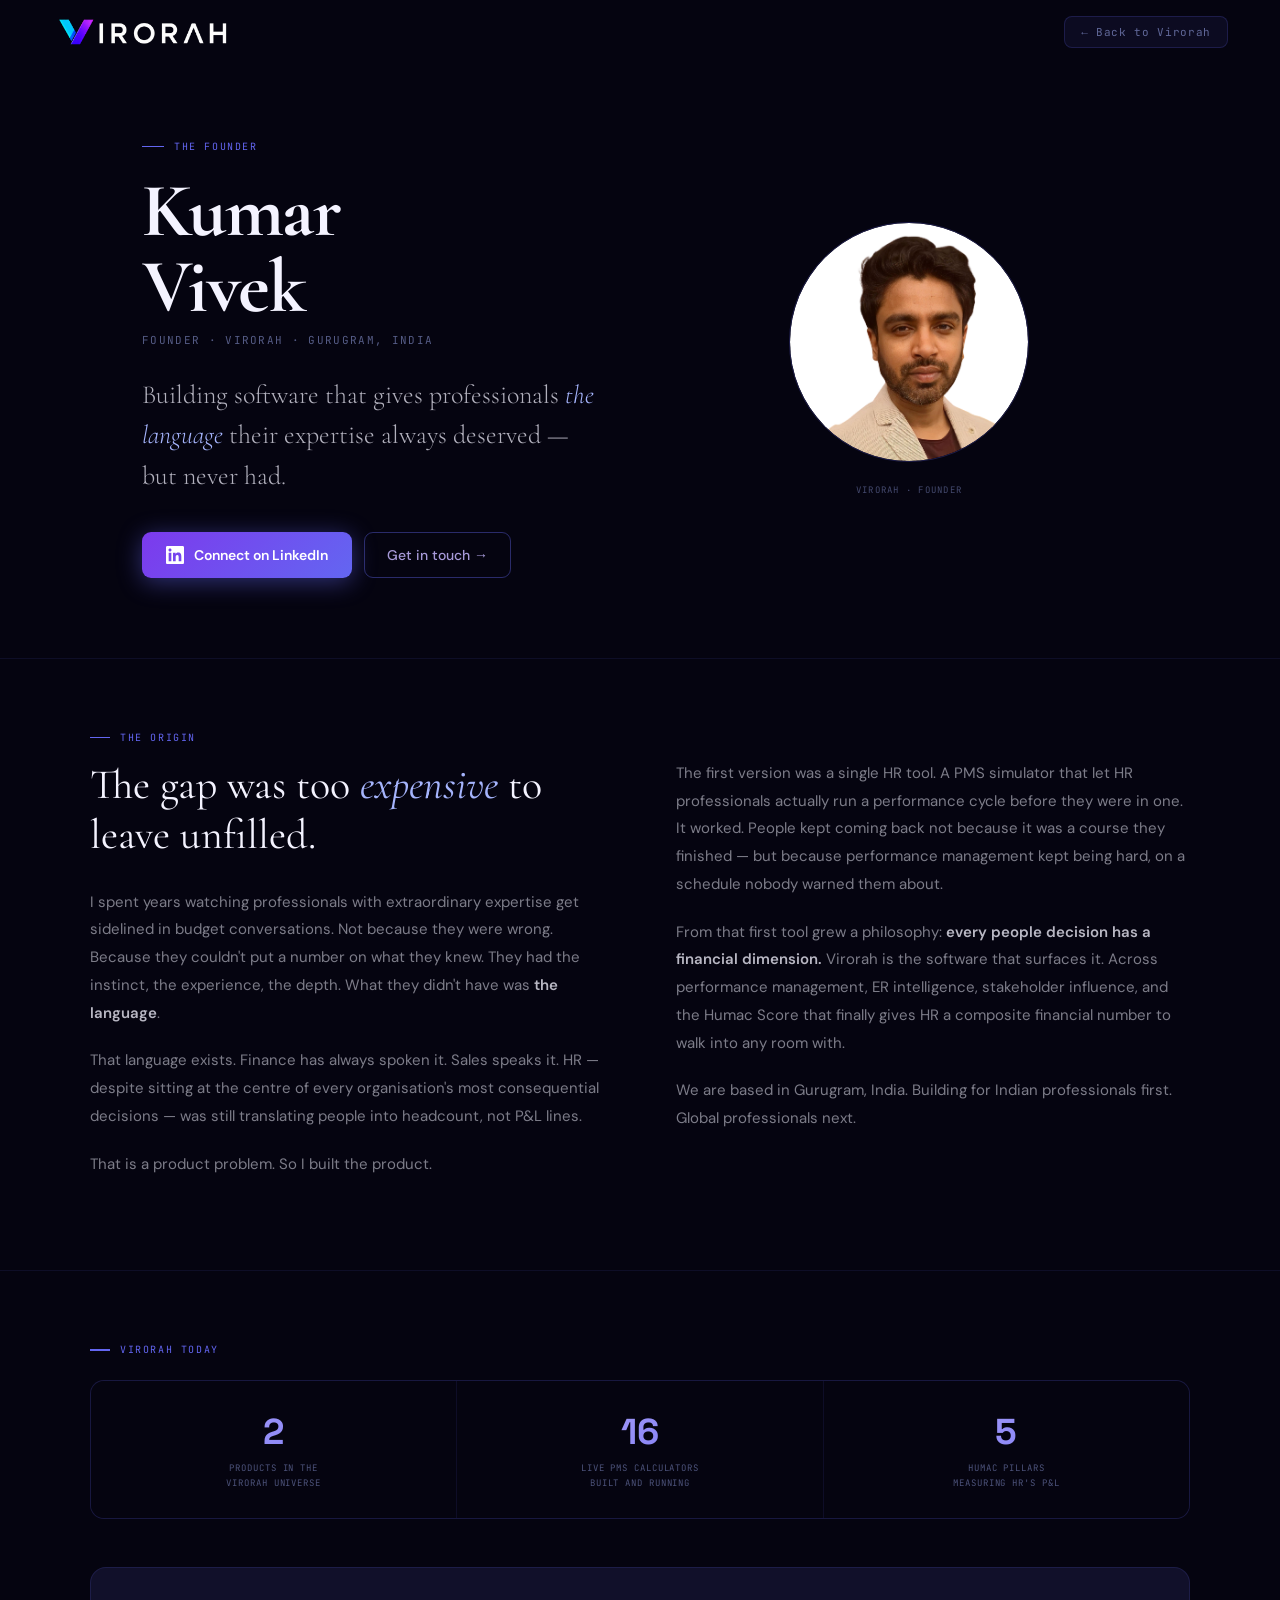
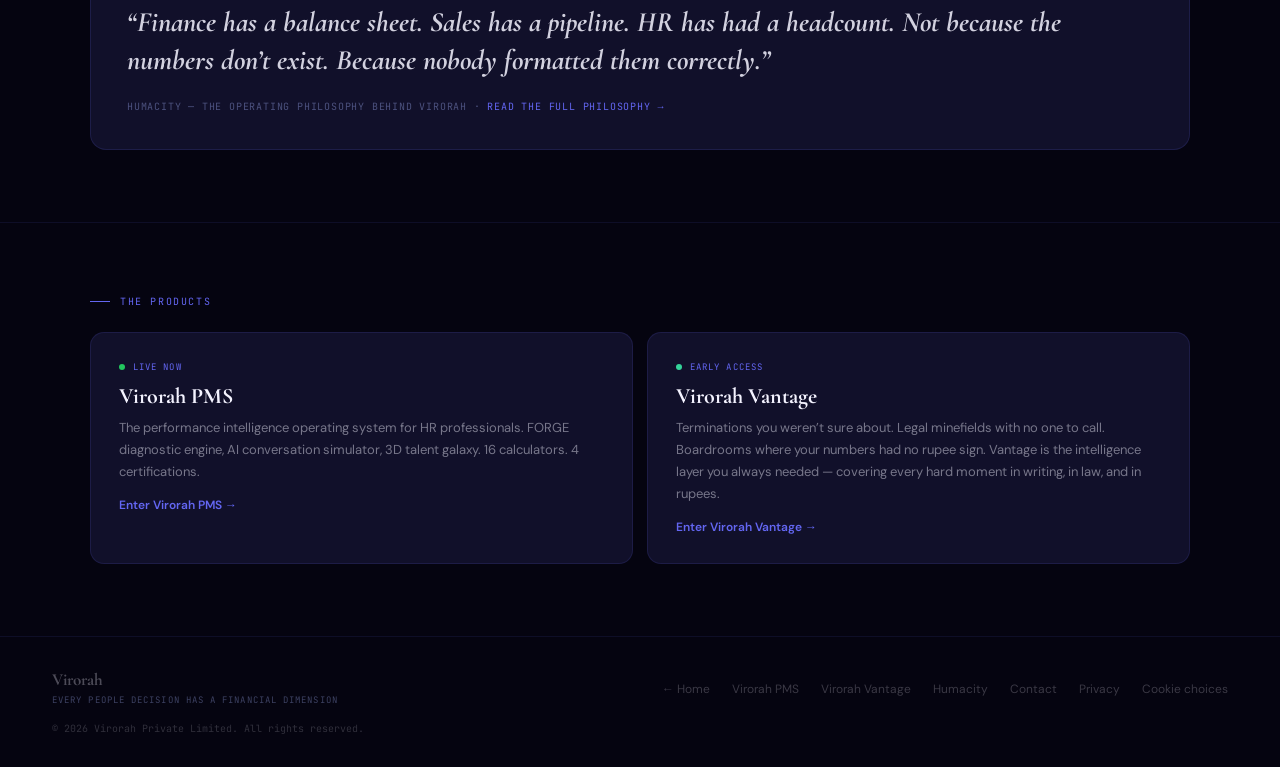
<file: about.html>
<!DOCTYPE html>
<html lang="en">
<head>
  <meta charset="UTF-8"/>
  <meta name="viewport" content="width=device-width,initial-scale=1"/>
  <title>About — Kumar Vivek & Virorah</title>
  <link rel="canonical" href="https://virorah.com/about"/>
  <meta name="description" content="Kumar Vivek is the founder of Virorah — building software that gives HR professionals the financial language their expertise always deserved."/>
  <link rel="apple-touch-icon" href="favicon.png"/>
  <link rel="icon" type="image/png" href="favicon.png"/>
  <link rel="stylesheet" href="/fonts/fonts.css"/>
  <style>
    *{box-sizing:border-box;margin:0;padding:0}
    html{scroll-behavior:smooth}
    :root{--bg:#050410;--card:#11102a;--purple:#6366f1;--violet:#7c3aed;--rose:#e879f9;--text:#f4f3ff;--muted:#a5b4fc;--border:rgba(99,102,241,.18);--dim:rgba(165,180,252,.28)}
    body{background:var(--bg);color:var(--text);font-family:'DM Sans',sans-serif;overflow-x:hidden}
    ::selection{background:rgba(99,102,241,.35)}
    ::-webkit-scrollbar{width:4px}::-webkit-scrollbar-thumb{background:linear-gradient(180deg,var(--purple),var(--violet));border-radius:2px}
    /* NAV */
    nav{position:fixed;top:0;left:0;right:0;z-index:200;padding:12px 52px;display:flex;align-items:center;justify-content:space-between;transition:background .4s,border-bottom .4s}
    nav.scrolled{background:rgba(5,4,16,.9);backdrop-filter:blur(20px);border-bottom:1px solid rgba(99,102,241,.12)}
    .nav-logo{display:flex;align-items:center;gap:10px;text-decoration:none}
    .nav-brand-name{font-family:'Space Grotesk',sans-serif;font-size:15px;font-weight:700;color:var(--text)}
    .nav-back{font-family:'JetBrains Mono',monospace;font-size:11px;letter-spacing:.06em;color:rgba(165,180,252,.55);text-decoration:none;background:rgba(99,102,241,.08);border:1px solid rgba(99,102,241,.2);padding:8px 16px;border-radius:8px;transition:all .2s}
    .nav-back:hover{color:#a5b4fc;background:rgba(99,102,241,.16)}
    @media(max-width:768px){nav{padding:16px 24px}}
    /* HERO */
    .hero{padding:140px 52px 80px;max-width:1100px;margin:0 auto;display:grid;grid-template-columns:1fr 1fr;gap:80px;align-items:center}
    @media(max-width:900px){.hero{grid-template-columns:1fr;padding:120px 24px 60px;gap:48px}}
    .hero-eyebrow{font-family:'JetBrains Mono',monospace;font-size:10px;letter-spacing:.16em;text-transform:uppercase;color:var(--purple);margin-bottom:20px;display:flex;align-items:center;gap:10px}
    .hero-eyebrow::before{content:'';width:22px;height:1.5px;background:var(--purple)}
    .hero-name{font-family:'Cormorant Garamond',serif;font-size:clamp(42px,6vw,76px);font-weight:700;line-height:1;letter-spacing:-.02em;color:var(--text);margin-bottom:8px}
    .hero-role{font-family:'JetBrains Mono',monospace;font-size:11px;letter-spacing:.12em;text-transform:uppercase;color:rgba(165,180,252,.5);margin-bottom:28px}
    .hero-stmt{font-family:'Cormorant Garamond',serif;font-size:clamp(18px,2.2vw,26px);font-weight:300;line-height:1.55;color:rgba(244,243,255,.72);margin-bottom:36px}
    .hero-stmt em{font-style:italic;color:var(--muted)}
    .cta-row{display:flex;gap:12px;flex-wrap:wrap}
    .btn-linkedin{display:inline-flex;align-items:center;gap:10px;padding:13px 24px;border-radius:9px;font-size:14px;font-weight:700;background:linear-gradient(135deg,#7c3aed,#6366f1);color:#fff;text-decoration:none;box-shadow:0 4px 24px rgba(99,102,241,.45);transition:all .2s}
    .btn-linkedin:hover{transform:translateY(-2px);box-shadow:0 6px 32px rgba(99,102,241,.65)}
    .btn-back{display:inline-flex;align-items:center;gap:10px;padding:13px 22px;border-radius:9px;font-size:14px;font-weight:500;background:transparent;border:1px solid rgba(99,102,241,.4);color:rgba(196,181,253,.85);text-decoration:none;transition:all .2s}
    .btn-back:hover{border-color:rgba(99,102,241,.7);color:#c4b5fd;background:rgba(99,102,241,.1)}
    /* MONOGRAM / PHOTO */
    .monogram-wrap{display:flex;flex-direction:column;justify-content:center;align-items:center;gap:14px}
    .monogram{width:240px;height:240px;border-radius:50%;background:linear-gradient(135deg,rgba(99,102,241,.15),rgba(124,58,237,.08));border:1px solid rgba(99,102,241,.25);display:flex;flex-direction:column;align-items:center;justify-content:center;position:relative}
    .monogram::before{content:'';position:absolute;inset:-12px;border-radius:50%;border:1px solid rgba(99,102,241,.1);animation:rotateBorder 20s linear infinite}
    @keyframes rotateBorder{from{transform:rotate(0deg)}to{transform:rotate(360deg)}}
    .monogram-initials{font-family:'Cormorant Garamond',serif;font-size:72px;font-weight:700;background:linear-gradient(135deg,#c4b5fd,var(--purple));-webkit-background-clip:text;-webkit-text-fill-color:transparent;background-clip:text;line-height:1}
    .monogram-tag{font-family:'JetBrains Mono',monospace;font-size:9px;letter-spacing:.14em;text-transform:uppercase;color:rgba(165,180,252,.4);margin-top:8px}
    /* SECTIONS */
    .sec{padding:72px 52px;border-top:1px solid rgba(99,102,241,.1)}
    .sec-inner{max-width:1100px;margin:0 auto}
    @media(max-width:768px){.sec{padding:48px 24px}}
    .sec-eyebrow{font-family:'JetBrains Mono',monospace;font-size:10px;letter-spacing:.16em;text-transform:uppercase;color:var(--purple);margin-bottom:16px;display:flex;align-items:center;gap:10px}
    .sec-eyebrow::before{content:'';width:20px;height:1.5px;background:var(--purple)}
    /* STORY */
    .story-grid{display:grid;grid-template-columns:1fr 1fr;gap:72px;align-items:start}
    @media(max-width:900px){.story-grid{grid-template-columns:1fr;gap:40px}}
    .story-title{font-family:'Cormorant Garamond',serif;font-size:clamp(26px,3.5vw,42px);font-weight:400;line-height:1.2;color:var(--text);margin-bottom:28px}
    .story-title em{font-style:italic;color:var(--muted)}
    .story-body{font-size:15px;color:rgba(244,243,255,.5);line-height:1.85;margin-bottom:20px}
    .story-body strong{color:rgba(244,243,255,.75);font-weight:600}
    /* STATS */
    .stat-row{display:grid;grid-template-columns:repeat(3,1fr);gap:1px;background:rgba(99,102,241,.1);border:1px solid rgba(99,102,241,.12);border-radius:14px;overflow:hidden;margin-bottom:48px}
    @media(max-width:600px){.stat-row{grid-template-columns:1fr}}
    .stat-box{padding:28px;background:var(--bg);text-align:center}
    .stat-n{font-family:'Space Grotesk',sans-serif;font-size:36px;font-weight:700;background:linear-gradient(135deg,#c4b5fd,var(--purple));-webkit-background-clip:text;-webkit-text-fill-color:transparent;background-clip:text;margin-bottom:6px}
    .stat-l{font-family:'JetBrains Mono',monospace;font-size:9px;color:rgba(165,180,252,.45);letter-spacing:.1em;text-transform:uppercase;line-height:1.6}
    /* PHILOSOPHY CARD */
    .phi-card{background:var(--card);border:1px solid rgba(99,102,241,.15);border-radius:16px;padding:36px}
    .phi-quote{font-family:'Cormorant Garamond',serif;font-style:italic;font-size:clamp(20px,2.5vw,28px);font-weight:600;line-height:1.35;color:rgba(244,243,255,.85);margin-bottom:20px}
    .phi-attr{font-family:'JetBrains Mono',monospace;font-size:10px;color:rgba(165,180,252,.4);letter-spacing:.08em;text-transform:uppercase}
    /* PRODUCTS CTA */
    .products-grid{display:grid;grid-template-columns:1fr 1fr;gap:14px}
    @media(max-width:600px){.products-grid{grid-template-columns:1fr}}
    .prod-cta-card{background:var(--card);border:1px solid rgba(99,102,241,.14);border-radius:14px;padding:28px;text-decoration:none;display:block;transition:transform .25s,border-color .25s}
    .prod-cta-card:hover{transform:translateY(-3px);border-color:rgba(99,102,241,.35)}
    .prod-cta-tag{font-family:'JetBrains Mono',monospace;font-size:9px;letter-spacing:.12em;text-transform:uppercase;color:var(--purple);margin-bottom:10px;display:flex;align-items:center;gap:8px}
    .prod-cta-name{font-family:'Cormorant Garamond',serif;font-size:22px;font-weight:700;color:var(--text);margin-bottom:8px}
    .prod-cta-desc{font-size:13px;color:rgba(244,243,255,.45);line-height:1.7;margin-bottom:14px}
    .prod-cta-arrow{font-size:12px;font-weight:600;color:var(--purple)}
    /* FOOTER */
    footer{border-top:1px solid rgba(99,102,241,.1);padding:32px 52px;display:flex;align-items:center;justify-content:space-between;flex-wrap:wrap;gap:16px}
    @media(max-width:600px){footer{flex-direction:column;text-align:center;padding:24px}}
    .f-brand{font-family:'Cormorant Garamond',serif;font-size:17px;font-weight:700;color:rgba(244,243,255,.3)}
    .f-links{display:flex;gap:22px;list-style:none}
    .f-links a{font-size:12px;color:rgba(244,243,255,.22);text-decoration:none;transition:color .2s}
    .f-links a:hover{color:var(--muted)}
    .f-copy{font-size:10px;color:rgba(244,243,255,.18);font-family:'JetBrains Mono',monospace}
    /* REVEAL */
    .reveal{opacity:0;transform:translateY(24px);transition:opacity .75s ease,transform .75s ease}
    .reveal.visible{opacity:1;transform:translateY(0)}
    .d1{transition-delay:.1s}.d2{transition-delay:.2s}
  </style>
<script src="/consent.js" defer></script>
</head>
<body>

<nav id="main-nav">
  <a href="index.html" class="nav-logo">
    <img src="Virorah_Dark_Background_2.png" alt="Virorah" style="height:40px;width:auto;display:block;object-fit:contain;" onerror="this.style.display='none';this.nextElementSibling.style.display='block'">
    <span style="display:none;font-family:'Space Grotesk',sans-serif;font-size:15px;font-weight:700;color:#f4f3ff">Virorah</span>
  </a>
  <a href="index.html" class="nav-back">&larr; Back to Virorah</a>
</nav>

<!-- HERO -->
<div class="hero">
  <div>
    <div class="hero-eyebrow">The Founder</div>
    <div class="hero-name">Kumar<br>Vivek</div>
    <div class="hero-role">Founder &middot; Virorah &middot; Gurugram, India</div>
    <p class="hero-stmt">Building software that gives professionals <em>the language</em> their expertise always deserved &mdash; but never had.</p>
    <div class="cta-row">
      <a href="https://www.linkedin.com/in/kumarvivek0301/" target="_blank" rel="noopener" class="btn-linkedin" onclick="gtag('event','click',{event_category:'about',event_label:'linkedin'})">
        <svg width="18" height="18" viewBox="0 0 24 24" fill="currentColor"><path d="M20.447 20.452h-3.554v-5.569c0-1.328-.027-3.037-1.852-3.037-1.853 0-2.136 1.445-2.136 2.939v5.667H9.351V9h3.414v1.561h.046c.477-.9 1.637-1.85 3.37-1.85 3.601 0 4.267 2.37 4.267 5.455v6.286zM5.337 7.433c-1.144 0-2.063-.926-2.063-2.065 0-1.138.92-2.063 2.063-2.063 1.14 0 2.064.925 2.064 2.063 0 1.139-.925 2.065-2.064 2.065zm1.782 13.019H3.555V9h3.564v11.452zM22.225 0H1.771C.792 0 0 .774 0 1.729v20.542C0 23.227.792 24 1.771 24h20.451C23.2 24 24 23.227 24 22.271V1.729C24 .774 23.2 0 22.222 0h.003z"/></svg>
        Connect on LinkedIn
      </a>
      <a href="mailto:info@virorah.com" class="btn-back">Get in touch &rarr;</a>
    </div>
  </div>
  <div class="monogram-wrap">
    <div class="monogram" style="padding:0;overflow:hidden;background:none">
      <img src="kumar-vivek.png" alt="Kumar Vivek — Founder, Virorah"
           style="width:100%;height:100%;object-fit:cover;object-position:center top;border-radius:50%;display:block"/>
    </div>
    <div class="monogram-tag">Virorah &middot; Founder</div>
  </div>
</div>

<!-- THE STORY -->
<section class="sec">
  <div class="sec-inner">
    <div class="sec-eyebrow reveal">The Origin</div>
    <div class="story-grid">
      <div>
        <div class="story-title reveal">The gap was too <em>expensive</em> to leave unfilled.</div>
        <p class="story-body reveal d1">I spent years watching professionals with extraordinary expertise get sidelined in budget conversations. Not because they were wrong. Because they couldn't put a number on what they knew. They had the instinct, the experience, the depth. What they didn't have was <strong>the language</strong>.</p>
        <p class="story-body reveal d1">That language exists. Finance has always spoken it. Sales speaks it. HR &mdash; despite sitting at the centre of every organisation's most consequential decisions &mdash; was still translating people into headcount, not P&amp;L lines.</p>
        <p class="story-body reveal d1">That is a product problem. So I built the product.</p>
      </div>
      <div>
        <p class="story-body reveal">The first version was a single HR tool. A PMS simulator that let HR professionals actually run a performance cycle before they were in one. It worked. People kept coming back not because it was a course they finished &mdash; but because performance management kept being hard, on a schedule nobody warned them about.</p>
        <p class="story-body reveal">From that first tool grew a philosophy: <strong>every people decision has a financial dimension.</strong> Virorah is the software that surfaces it. Across performance management, ER intelligence, stakeholder influence, and the Humac Score that finally gives HR a composite financial number to walk into any room with.</p>
        <p class="story-body reveal">We are based in Gurugram, India. Building for Indian professionals first. Global professionals next.</p>
      </div>
    </div>
  </div>
</section>

<!-- VIRORAH IN NUMBERS -->
<section class="sec">
  <div class="sec-inner">
    <div class="sec-eyebrow reveal">Virorah Today</div>
    <div class="stat-row reveal" style="margin-top:24px">
      <div class="stat-box"><div class="stat-n">2</div><div class="stat-l">Products in the<br>Virorah Universe</div></div>
      <div class="stat-box"><div class="stat-n">16</div><div class="stat-l">Live PMS calculators<br>built and running</div></div>
      <div class="stat-box"><div class="stat-n">5</div><div class="stat-l">Humac pillars<br>measuring HR's P&amp;L</div></div>
    </div>
    <div class="phi-card reveal">
      <div class="phi-quote">&ldquo;Finance has a balance sheet. Sales has a pipeline. HR has had a headcount. Not because the numbers don&rsquo;t exist. Because nobody formatted them correctly.&rdquo;</div>
      <div class="phi-attr">Humacity &mdash; The operating philosophy behind Virorah &middot; <a href="https://humacity.com/" target="_blank" style="color:var(--purple);text-decoration:none">Read the full philosophy &rarr;</a></div>
    </div>
  </div>
</section>

<!-- EXPLORE THE PRODUCTS -->
<section class="sec">
  <div class="sec-inner">
    <div class="sec-eyebrow reveal">The Products</div>
    <div class="products-grid" style="margin-top:24px">
      <a href="https://pms.virorah.com/" target="_blank" class="prod-cta-card reveal" onclick="gtag('event','click',{event_category:'about',event_label:'pms_click'})">
        <div class="prod-cta-tag"><span style="width:6px;height:6px;border-radius:50%;background:#22c55e;display:inline-block"></span>Live Now</div>
        <div class="prod-cta-name">Virorah PMS</div>
        <div class="prod-cta-desc">The performance intelligence operating system for HR professionals. FORGE diagnostic engine, AI conversation simulator, 3D talent galaxy. 16 calculators. 4 certifications.</div>
        <div class="prod-cta-arrow">Enter Virorah PMS &rarr;</div>
      </a>
      <a href="https://vantage.virorah.com" target="_blank" class="prod-cta-card reveal d1" onclick="gtag('event','click',{event_category:'about',event_label:'vantage_click'})">
        <div class="prod-cta-tag"><span style="width:6px;height:6px;border-radius:50%;background:#34d399;display:inline-block"></span> Early Access</div>
        <div class="prod-cta-name">Virorah Vantage</div>
        <div class="prod-cta-desc">Terminations you weren&rsquo;t sure about. Legal minefields with no one to call. Boardrooms where your numbers had no rupee sign. Vantage is the intelligence layer you always needed &mdash; covering every hard moment in writing, in law, and in rupees.</div>
        <div class="prod-cta-arrow">Enter Virorah Vantage &rarr;</div>
      </a>
    </div>
  </div>
</section>

<footer>
  <div>
    <div class="f-brand">Virorah</div>
    <div style="font-family:'JetBrains Mono',monospace;font-size:9px;letter-spacing:.12em;color:rgba(165,180,252,.35);margin-top:4px;text-transform:uppercase">Every people decision has a financial dimension</div>
  </div>
  <ul class="f-links">
    <li><a href="index.html">&larr; Home</a></li>
    <li><a href="https://pms.virorah.com/" target="_blank">Virorah PMS</a></li>
    <li><a href="https://vantage.virorah.com/" target="_blank">Virorah Vantage</a></li>
    <li><a href="https://humacity.com/" target="_blank">Humacity</a></li>
    <li><a href="mailto:info@virorah.com">Contact</a></li>
    <li><a href="privacy.html">Privacy</a></li>
    <li><a href="privacy.html#cookies" data-consent-open>Cookie choices</a></li>
  </ul>
  <div class="f-copy">&copy; 2026 Virorah Private Limited. All rights reserved.</div>
</footer>

<script>
var obs = new IntersectionObserver(function(e){e.forEach(function(i){if(i.isIntersecting)i.target.classList.add('visible');});},{threshold:.08});
document.querySelectorAll('.reveal').forEach(function(r){obs.observe(r);});
window.addEventListener('scroll',function(){document.getElementById('main-nav').classList.toggle('scrolled',window.scrollY>40);});
</script>

</body>
</html>
</file>
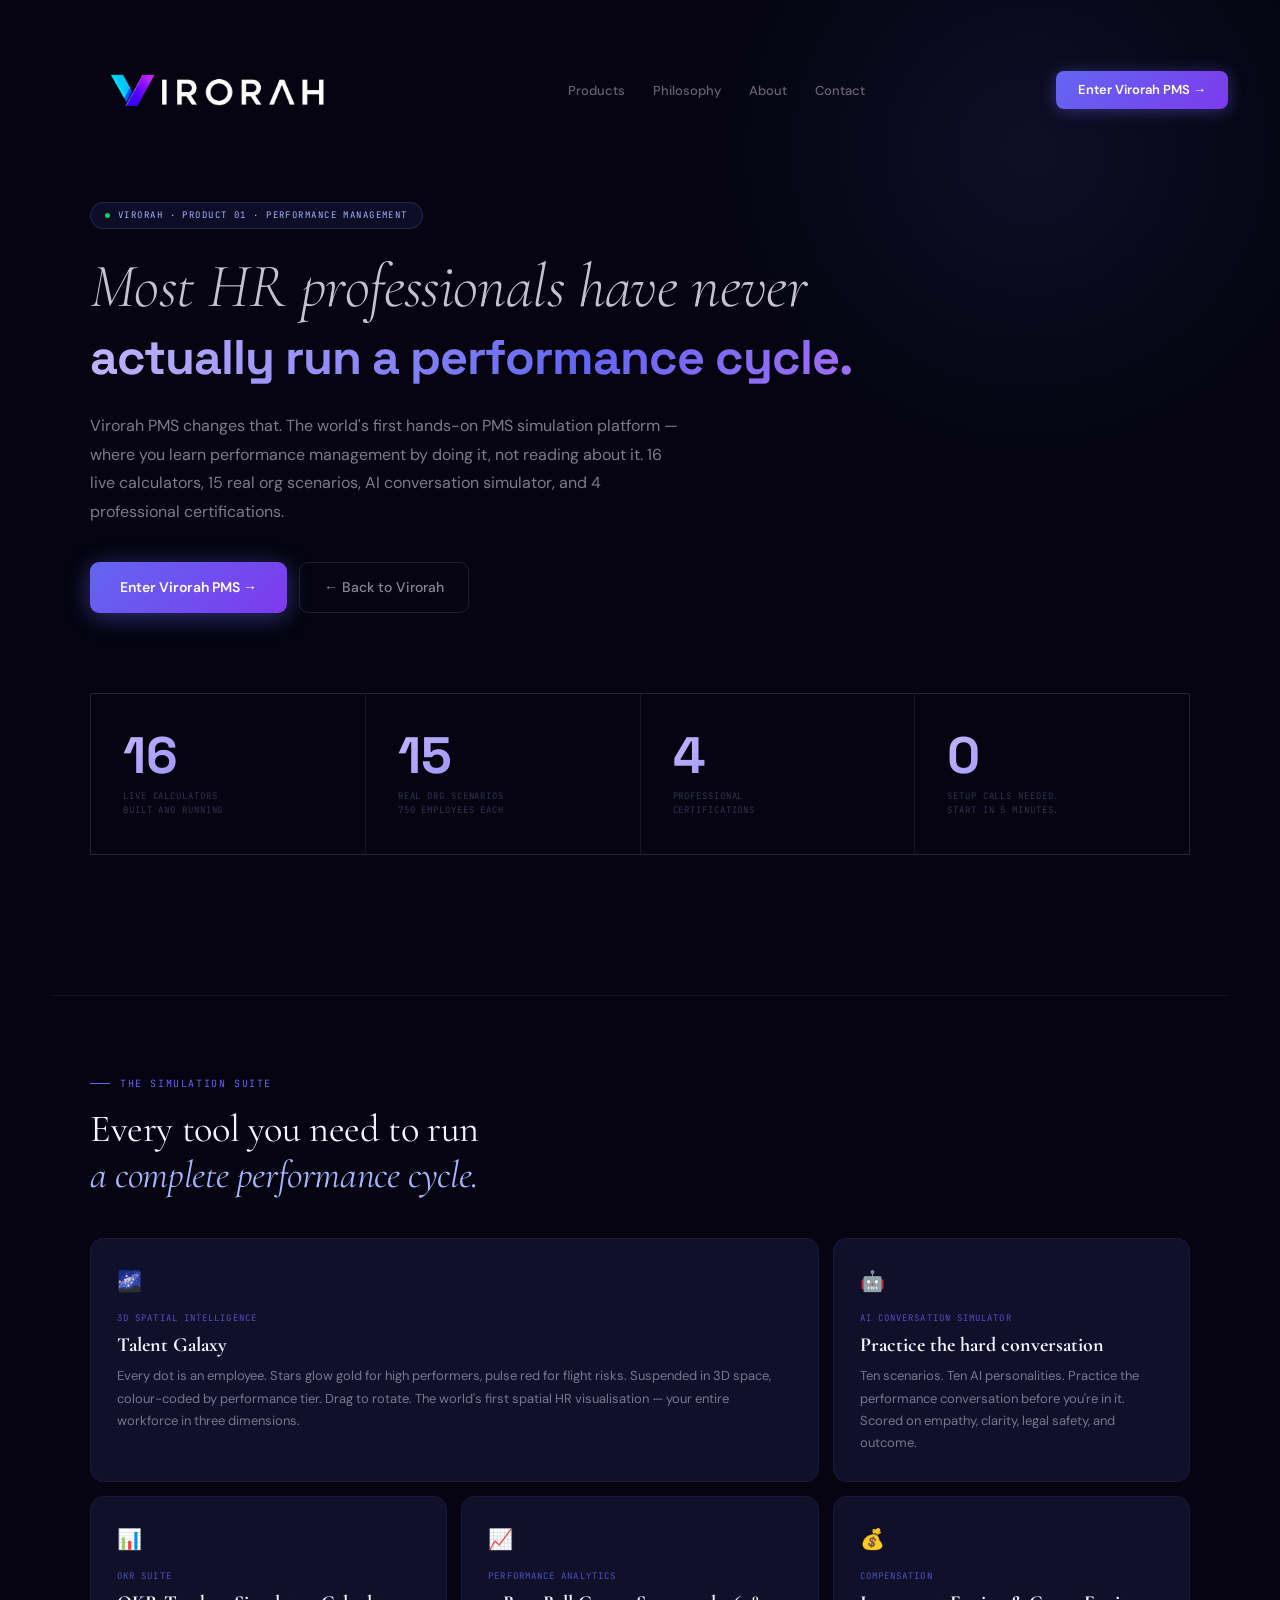
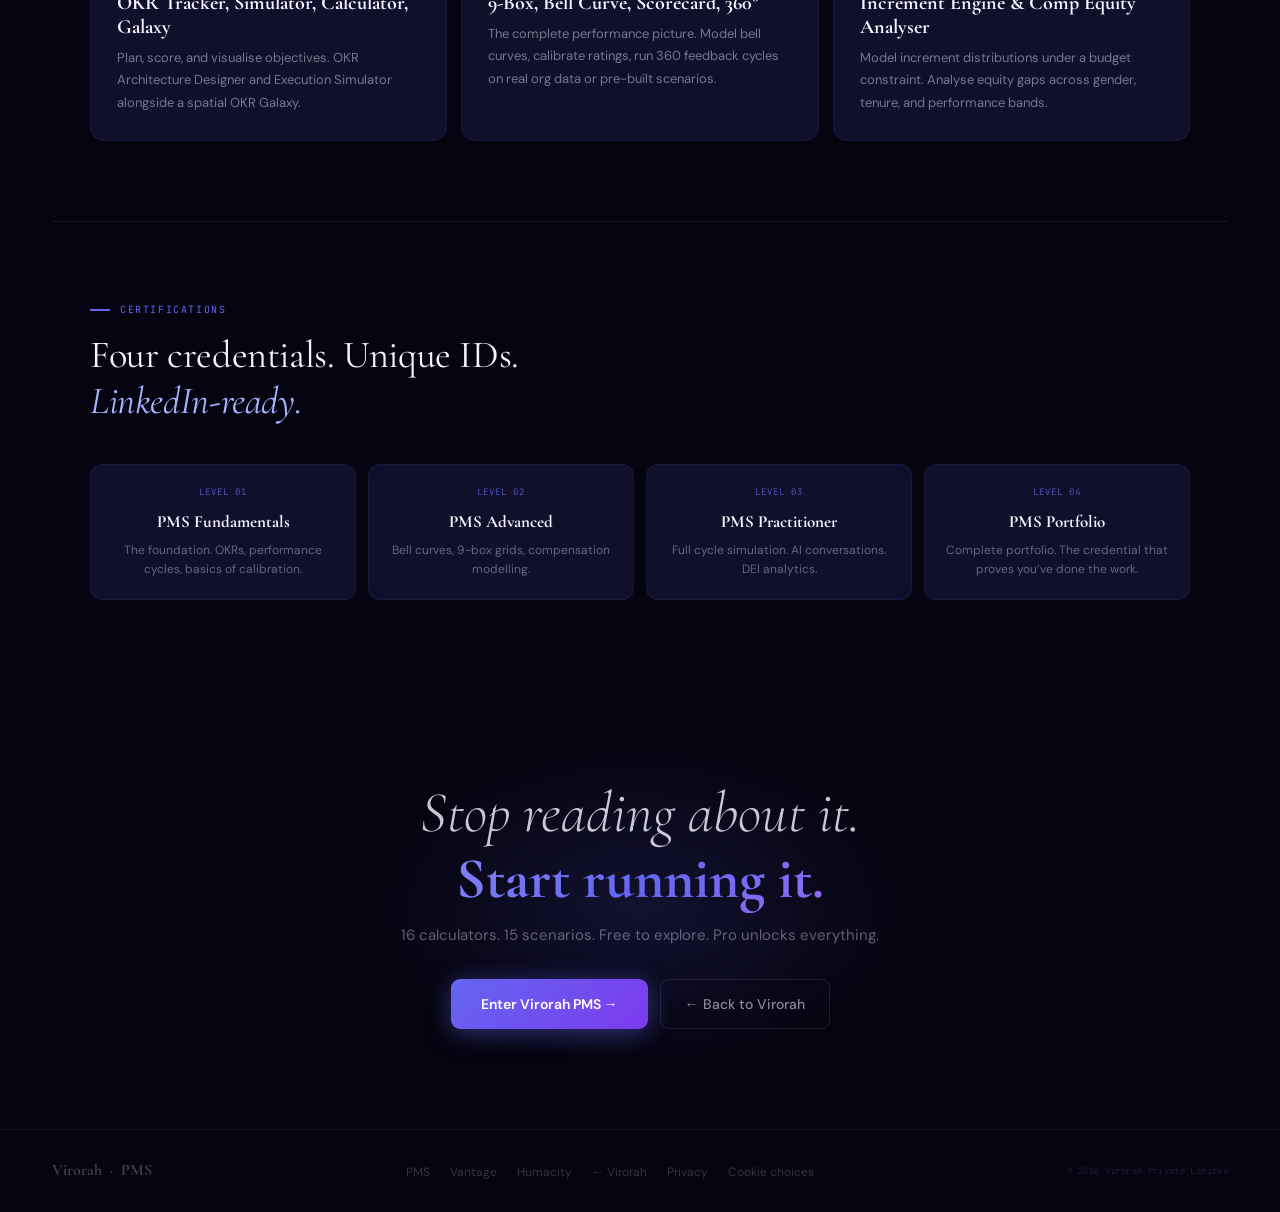
<file: pms.html>
<!DOCTYPE html><html lang="en"><head>
<meta charset="UTF-8"/><meta name="viewport" content="width=device-width,initial-scale=1"/>
  <title>Virorah PMS — The world's first hands-on PMS simulation platform.</title>
  <link rel="stylesheet" href="/fonts/fonts.css"/>
  <style>
    *{box-sizing:border-box;margin:0;padding:0}html{scroll-behavior:smooth}
    :root{--bg:#050410;--surface:#0d0b1e;--card:#11102a;--purple:#6366f1;--violet:#7c3aed;--rose:#e879f9;--text:#f4f3ff;--muted:#a5b4fc;--border:rgba(99,102,241,.18);--glow:rgba(99,102,241,.35);--dim:rgba(165,180,252,.28);--rule:rgba(255,255,255,.07)}
    body{background:var(--bg);color:var(--text);font-family:'DM Sans',sans-serif;line-height:1.6;overflow-x:hidden}
    ::selection{background:rgba(99,102,241,.3)}
    ::-webkit-scrollbar{width:4px}::-webkit-scrollbar-thumb{background:linear-gradient(180deg,var(--purple),var(--violet));border-radius:2px}
    nav{position:fixed;top:0;left:0;right:0;z-index:100;padding:10px 52px;display:flex;align-items:center;justify-content:space-between;transition:background .4s,backdrop-filter .4s,border-bottom .4s}
    nav.scrolled{background:rgba(5,4,16,.9);backdrop-filter:blur(20px);border-bottom:1px solid rgba(99,102,241,.1)}
    .nav-logo{display:flex;align-items:center;text-decoration:none}
    .nav-links{display:flex;gap:28px;list-style:none}
    .nav-links a{font-size:13px;font-weight:500;color:rgba(244,243,255,.4);text-decoration:none;transition:color .2s}
    .nav-links a:hover{color:var(--text)}
    .nav-cta{padding:9px 22px;border-radius:8px;font-size:13px;font-weight:600;background:linear-gradient(135deg,var(--purple),var(--violet));color:#fff;text-decoration:none;box-shadow:0 2px 16px rgba(99,102,241,.4);transition:all .2s;white-space:nowrap}
    .nav-cta:hover{box-shadow:0 4px 24px rgba(99,102,241,.6);transform:translateY(-1px)}
    .hero{padding:200px 52px 80px;position:relative;z-index:1;overflow:hidden}
    .hero-inner{max-width:1100px;margin:0 auto}
    .hero-orb{position:absolute;top:-200px;right:-100px;width:700px;height:700px;border-radius:50%;background:radial-gradient(circle,rgba(99,102,241,.1) 0%,transparent 65%);pointer-events:none}
    .badge{display:inline-flex;align-items:center;gap:8px;padding:5px 14px;border-radius:20px;background:rgba(99,102,241,.1);border:1px solid rgba(99,102,241,.25);font-family:'JetBrains Mono',monospace;font-size:9px;letter-spacing:.16em;text-transform:uppercase;color:var(--muted);margin-bottom:24px;opacity:0;animation:fadeUp .7s .1s ease both}
    .badge-dot{width:5px;height:5px;border-radius:50%;background:#22c55e;animation:livePulse 1.8s ease-in-out infinite}
    @keyframes livePulse{0%,100%{opacity:1}50%{opacity:.3}}
    @keyframes fadeUp{from{opacity:0;transform:translateY(22px)}to{opacity:1;transform:translateY(0)}}
    .hero-title{font-family:'Cormorant Garamond',serif;font-style:italic;font-weight:300;font-size:clamp(36px,5vw,62px);line-height:1.1;letter-spacing:-.01em;color:rgba(244,243,255,.8);margin-bottom:10px;opacity:0;animation:fadeUp .8s .15s ease both}
    .hero-punch{font-family:'Space Grotesk',sans-serif;font-weight:700;font-size:clamp(28px,3.8vw,52px);line-height:1.1;letter-spacing:-.02em;background:linear-gradient(120deg,#c4b5fd 0%,var(--purple) 45%,var(--rose) 100%);-webkit-background-clip:text;-webkit-text-fill-color:transparent;background-clip:text;margin-bottom:28px;opacity:0;animation:fadeUp .8s .25s ease both}
    .hero-body{font-size:16px;color:rgba(244,243,255,.5);line-height:1.78;max-width:600px;margin-bottom:36px;opacity:0;animation:fadeUp .8s .35s ease both}
    .hero-ctas{display:flex;gap:12px;flex-wrap:wrap;opacity:0;animation:fadeUp .8s .45s ease both}
    .btn-p{display:inline-flex;align-items:center;gap:8px;padding:13px 30px;border-radius:9px;font-size:14px;font-weight:700;background:linear-gradient(135deg,var(--purple),var(--violet));color:#fff;text-decoration:none;box-shadow:0 4px 24px rgba(99,102,241,.45);transition:all .2s}
    .btn-p:hover{transform:translateY(-2px);box-shadow:0 6px 32px rgba(99,102,241,.62)}
    .btn-g{display:inline-flex;align-items:center;gap:8px;padding:13px 24px;border-radius:9px;font-size:14px;font-weight:500;background:transparent;border:1px solid rgba(255,255,255,.1);color:rgba(244,243,255,.55);text-decoration:none;transition:all .2s}
    .btn-g:hover{border-color:var(--border);color:var(--muted);background:rgba(99,102,241,.07)}
    .sec{padding:80px 52px;position:relative;z-index:1}
    .sec-inner{max-width:1100px;margin:0 auto}
    .eyebrow{font-family:'JetBrains Mono',monospace;font-size:10px;letter-spacing:.16em;text-transform:uppercase;color:var(--purple);margin-bottom:14px;display:flex;align-items:center;gap:10px}
    .eyebrow::before{content:'';width:20px;height:1.5px;background:var(--purple)}
    .sec-title{font-family:'Cormorant Garamond',serif;font-size:clamp(26px,3vw,42px);font-weight:400;line-height:1.2;letter-spacing:-.01em;color:var(--text);margin-bottom:40px}
    .sec-title em{font-style:italic;color:var(--muted)}
    .stat-row{display:grid;grid-template-columns:repeat(4,1fr);gap:1px;background:var(--rule);border:1px solid var(--rule);border-radius:2px;overflow:hidden;margin-bottom:60px}
    .stat-box{padding:36px 32px;background:var(--bg);transition:background .3s;position:relative;overflow:hidden}
    .stat-box::before{content:'';position:absolute;top:0;left:0;right:0;height:2px;background:linear-gradient(90deg,var(--purple),var(--rose));opacity:0;transition:opacity .3s}
    .stat-box:hover::before{opacity:1}
    .stat-box:hover{background:rgba(99,102,241,.03)}
    .stat-n{font-family:'Space Grotesk',sans-serif;font-size:clamp(32px,4vw,52px);font-weight:700;line-height:1;background:linear-gradient(135deg,#c4b5fd,var(--purple));-webkit-background-clip:text;-webkit-text-fill-color:transparent;background-clip:text;margin-bottom:8px}
    .stat-l{font-family:'JetBrains Mono',monospace;font-size:9px;color:var(--dim);letter-spacing:.1em;text-transform:uppercase;line-height:1.6}
    .feature-grid{display:grid;grid-template-columns:repeat(3,1fr);gap:14px}
    .feature-card{background:var(--card);border:1px solid rgba(99,102,241,.1);border-radius:14px;padding:26px;transition:border-color .25s,transform .25s}
    .feature-card:hover{border-color:rgba(99,102,241,.3);transform:translateY(-2px)}
    .feat-icon{font-size:20px;margin-bottom:14px}
    .feat-tag{font-family:'JetBrains Mono',monospace;font-size:9px;letter-spacing:.12em;text-transform:uppercase;color:var(--purple);margin-bottom:8px;opacity:.75}
    .feat-name{font-family:'Cormorant Garamond',serif;font-size:20px;font-weight:700;color:var(--text);margin-bottom:8px;line-height:1.2}
    .feat-desc{font-size:13px;color:rgba(244,243,255,.45);line-height:1.72}
    .feat-card-wide{grid-column:span 2}
    .divide{border-top:1px solid var(--rule);margin:0 52px}
    .cta-sec{padding:100px 52px;text-align:center;position:relative;z-index:1;overflow:hidden}
    .cta-orb{position:absolute;top:50%;left:50%;transform:translate(-50%,-50%);width:600px;height:360px;background:radial-gradient(ellipse,rgba(99,102,241,.14) 0%,transparent 65%);pointer-events:none}
    .cta-title{font-family:'Cormorant Garamond',serif;font-style:italic;font-weight:300;font-size:clamp(30px,4.5vw,58px);line-height:1.15;color:rgba(244,243,255,.82);margin-bottom:10px;position:relative;z-index:1}
    .cta-title strong{font-style:normal;font-weight:700;display:block;background:linear-gradient(135deg,#c4b5fd,var(--purple),var(--rose));-webkit-background-clip:text;-webkit-text-fill-color:transparent;background-clip:text}
    .cta-sub{font-size:15px;color:rgba(244,243,255,.38);margin-bottom:32px;position:relative;z-index:1}
    footer{border-top:1px solid var(--rule);padding:28px 52px;display:flex;align-items:center;justify-content:space-between;flex-wrap:wrap;gap:14px;position:relative;z-index:1}
    .f-brand{font-family:'Cormorant Garamond',serif;font-size:16px;font-weight:700;color:rgba(244,243,255,.25)}
    .f-links{display:flex;gap:20px;list-style:none}
    .f-links a{font-size:12px;color:rgba(244,243,255,.2);text-decoration:none;transition:color .2s}
    .f-links a:hover{color:var(--muted)}
    .f-copy{font-family:'JetBrains Mono',monospace;font-size:9px;color:rgba(165,180,252,.15);letter-spacing:.04em}
    .reveal{opacity:0;transform:translateY(24px);transition:opacity .75s ease,transform .75s ease}
    .reveal.visible{opacity:1;transform:translateY(0)}
    .d1{transition-delay:.1s}.d2{transition-delay:.2s}.d3{transition-delay:.3s}
    @media(max-width:960px){nav{padding:16px 24px}.nav-links{display:none}.hero{padding:120px 24px 60px}.sec{padding:60px 24px}.stat-row{grid-template-columns:1fr 1fr}.feature-grid{grid-template-columns:1fr 1fr}.feat-card-wide{grid-column:span 1}.divide{margin:0 24px}.cta-sec{padding:72px 24px}footer{padding:24px;flex-direction:column;text-align:center}.f-links{justify-content:center}}
    @media(max-width:600px){.feature-grid{grid-template-columns:1fr}.stat-row{grid-template-columns:1fr 1fr}}

    .sim-grid{display:grid;grid-template-columns:1fr 1fr 1fr;gap:14px}
    .sim-card{background:var(--card);border:1px solid rgba(99,102,241,.1);border-radius:14px;padding:24px;position:relative;overflow:hidden}
    .sim-card::after{content:'';position:absolute;bottom:0;left:0;right:0;height:1px;background:linear-gradient(90deg,transparent,rgba(99,102,241,.4),transparent)}
    .sim-num{font-family:'Space Grotesk',sans-serif;font-size:40px;font-weight:700;background:linear-gradient(135deg,#c4b5fd,var(--purple));-webkit-background-clip:text;-webkit-text-fill-color:transparent;background-clip:text;margin-bottom:6px;line-height:1}
    .sim-label{font-family:'JetBrains Mono',monospace;font-size:9px;color:var(--dim);letter-spacing:.1em;text-transform:uppercase;margin-bottom:10px}
    .sim-desc{font-size:13px;color:rgba(244,243,255,.42);line-height:1.7}
    .cert-grid{display:grid;grid-template-columns:repeat(4,1fr);gap:12px;margin-top:40px}
    .cert-card{background:var(--card);border:1px solid rgba(99,102,241,.1);border-radius:12px;padding:20px;text-align:center}
    .cert-level{font-family:'JetBrains Mono',monospace;font-size:9px;color:var(--purple);letter-spacing:.12em;text-transform:uppercase;margin-bottom:8px;opacity:.75}
    .cert-name{font-family:'Cormorant Garamond',serif;font-size:17px;font-weight:700;color:var(--text);margin-bottom:6px}
    .cert-desc{font-size:12px;color:rgba(244,243,255,.38);line-height:1.6}
  </style>
<script src="/consent.js" defer></script>
</head><body>
<nav id="main-nav">
  <a href="index.html" class="nav-logo"><img src="Virorah_Logo.png" alt="Virorah" style="height:160px;width:auto;display:block;object-fit:contain;" onerror="this.style.display='none';this.nextElementSibling.style.display='inline'"><span style="display:none;font-family:'Cormorant Garamond',serif;font-size:19px;font-weight:700;color:#f4f3ff">Virorah</span></a>
  <ul class="nav-links">
    <li><a href="index.html#products">Products</a></li>
    <li><a href="humacity.html">Philosophy</a></li>
    <li><a href="index.html#about">About</a></li>
    <li><a href="index.html#contact">Contact</a></li>
  </ul>
  <a href="https://pms.virorah.com/" class="nav-cta" target="_blank">Enter Virorah PMS &rarr;</a>
</nav>

<div class="hero">
  <div class="hero-orb"></div>
  <div class="hero-inner">
    <div class="badge"><div class="badge-dot"></div>Virorah &middot; Product 01 &middot; Performance Management</div>
    <h1 class="hero-title">Most HR professionals have never</h1>
    <div class="hero-punch">actually run a performance cycle.</div>
    <p class="hero-body">Virorah PMS changes that. The world's first hands-on PMS simulation platform — where you learn performance management by doing it, not reading about it. 16 live calculators, 15 real org scenarios, AI conversation simulator, and 4 professional certifications.</p>
    <div class="hero-ctas">
      <a href="https://pms.virorah.com/" target="_blank" class="btn-p">Enter Virorah PMS &rarr;</a>
      <a href="index.html" class="btn-g">&larr; Back to Virorah</a>
    </div>
  </div>
</div>

<div class="sec" style="padding-top:0">
  <div class="sec-inner">
    <div class="stat-row reveal">
      <div class="stat-box"><div class="stat-n">16</div><div class="stat-l">Live calculators<br>built and running</div></div>
      <div class="stat-box"><div class="stat-n">15</div><div class="stat-l">Real org scenarios<br>750 employees each</div></div>
      <div class="stat-box"><div class="stat-n">4</div><div class="stat-l">Professional<br>certifications</div></div>
      <div class="stat-box"><div class="stat-n">0</div><div class="stat-l">Setup calls needed.<br>Start in 5 minutes.</div></div>
    </div>
  </div>
</div>

<div class="divide"></div>

<section class="sec">
  <div class="sec-inner">
    <div class="eyebrow reveal">The simulation suite</div>
    <div class="sec-title reveal">Every tool you need to run<br><em>a complete performance cycle.</em></div>
    <div class="feature-grid">
      <div class="feature-card feat-card-wide reveal">
        <div class="feat-icon">&#x1F30C;</div>
        <div class="feat-tag">3D Spatial Intelligence</div>
        <div class="feat-name">Talent Galaxy</div>
        <div class="feat-desc">Every dot is an employee. Stars glow gold for high performers, pulse red for flight risks. Suspended in 3D space, colour-coded by performance tier. Drag to rotate. The world's first spatial HR visualisation — your entire workforce in three dimensions.</div>
      </div>
      <div class="feature-card reveal d1">
        <div class="feat-icon">&#x1F916;</div>
        <div class="feat-tag">AI Conversation Simulator</div>
        <div class="feat-name">Practice the hard conversation</div>
        <div class="feat-desc">Ten scenarios. Ten AI personalities. Practice the performance conversation before you're in it. Scored on empathy, clarity, legal safety, and outcome.</div>
      </div>
      <div class="feature-card reveal">
        <div class="feat-icon">&#x1F4CA;</div>
        <div class="feat-tag">OKR Suite</div>
        <div class="feat-name">OKR Tracker, Simulator, Calculator, Galaxy</div>
        <div class="feat-desc">Plan, score, and visualise objectives. OKR Architecture Designer and Execution Simulator alongside a spatial OKR Galaxy.</div>
      </div>
      <div class="feature-card reveal d1">
        <div class="feat-icon">&#x1F4C8;</div>
        <div class="feat-tag">Performance Analytics</div>
        <div class="feat-name">9-Box, Bell Curve, Scorecard, 360&deg;</div>
        <div class="feat-desc">The complete performance picture. Model bell curves, calibrate ratings, run 360 feedback cycles on real org data or pre-built scenarios.</div>
      </div>
      <div class="feature-card reveal d2">
        <div class="feat-icon">&#x1F4B0;</div>
        <div class="feat-tag">Compensation</div>
        <div class="feat-name">Increment Engine &amp; Comp Equity Analyser</div>
        <div class="feat-desc">Model increment distributions under a budget constraint. Analyse equity gaps across gender, tenure, and performance bands.</div>
      </div>
    </div>
  </div>
</section>

<div class="divide"></div>

<section class="sec">
  <div class="sec-inner">
    <div class="eyebrow reveal">Certifications</div>
    <div class="sec-title reveal">Four credentials. Unique IDs.<br><em>LinkedIn-ready.</em></div>
    <div class="cert-grid">
      <div class="cert-card reveal"><div class="cert-level">Level 01</div><div class="cert-name">PMS Fundamentals</div><div class="cert-desc">The foundation. OKRs, performance cycles, basics of calibration.</div></div>
      <div class="cert-card reveal d1"><div class="cert-level">Level 02</div><div class="cert-name">PMS Advanced</div><div class="cert-desc">Bell curves, 9-box grids, compensation modelling.</div></div>
      <div class="cert-card reveal d2"><div class="cert-level">Level 03</div><div class="cert-name">PMS Practitioner</div><div class="cert-desc">Full cycle simulation. AI conversations. DEI analytics.</div></div>
      <div class="cert-card reveal d3"><div class="cert-level">Level 04</div><div class="cert-name">PMS Portfolio</div><div class="cert-desc">Complete portfolio. The credential that proves you&rsquo;ve done the work.</div></div>
    </div>
  </div>
</section>

<section class="cta-sec">
  <div class="cta-orb"></div>
  <div class="cta-title reveal"><em>Stop reading about it.</em><strong>Start running it.</strong></div>
  <p class="cta-sub reveal">16 calculators. 15 scenarios. Free to explore. Pro unlocks everything.</p>
  <div class="reveal" style="display:flex;gap:12px;justify-content:center;position:relative;z-index:1">
    <a href="https://pms.virorah.com/" target="_blank" class="btn-p">Enter Virorah PMS &rarr;</a>
    <a href="index.html" class="btn-g">&larr; Back to Virorah</a>
  </div>
</section>

<footer>
  <div class="f-brand">Virorah &nbsp;&middot;&nbsp; PMS</div>
  <ul class="f-links">
    <li><a href="pms.html">PMS</a></li>
    <li><a href="vantage.html">Vantage</a></li>
    <li><a href="humacity.html">Humacity</a></li>
    <li><a href="index.html">&larr; Virorah</a></li>
    <li><a href="privacy.html">Privacy</a></li>
    <li><a href="privacy.html#cookies" data-consent-open>Cookie choices</a></li>
  </ul>
  <div class="f-copy">&copy; 2026 Virorah Private Limited</div>
</footer>

<script>
var obs=new IntersectionObserver(function(e){e.forEach(function(i){if(i.isIntersecting)i.target.classList.add('visible');});},{threshold:.08});
document.querySelectorAll('.reveal').forEach(function(r){obs.observe(r);});
window.addEventListener('scroll',function(){document.getElementById('main-nav').classList.toggle('scrolled',window.scrollY>40);});
</script>
</body></html>
</file>
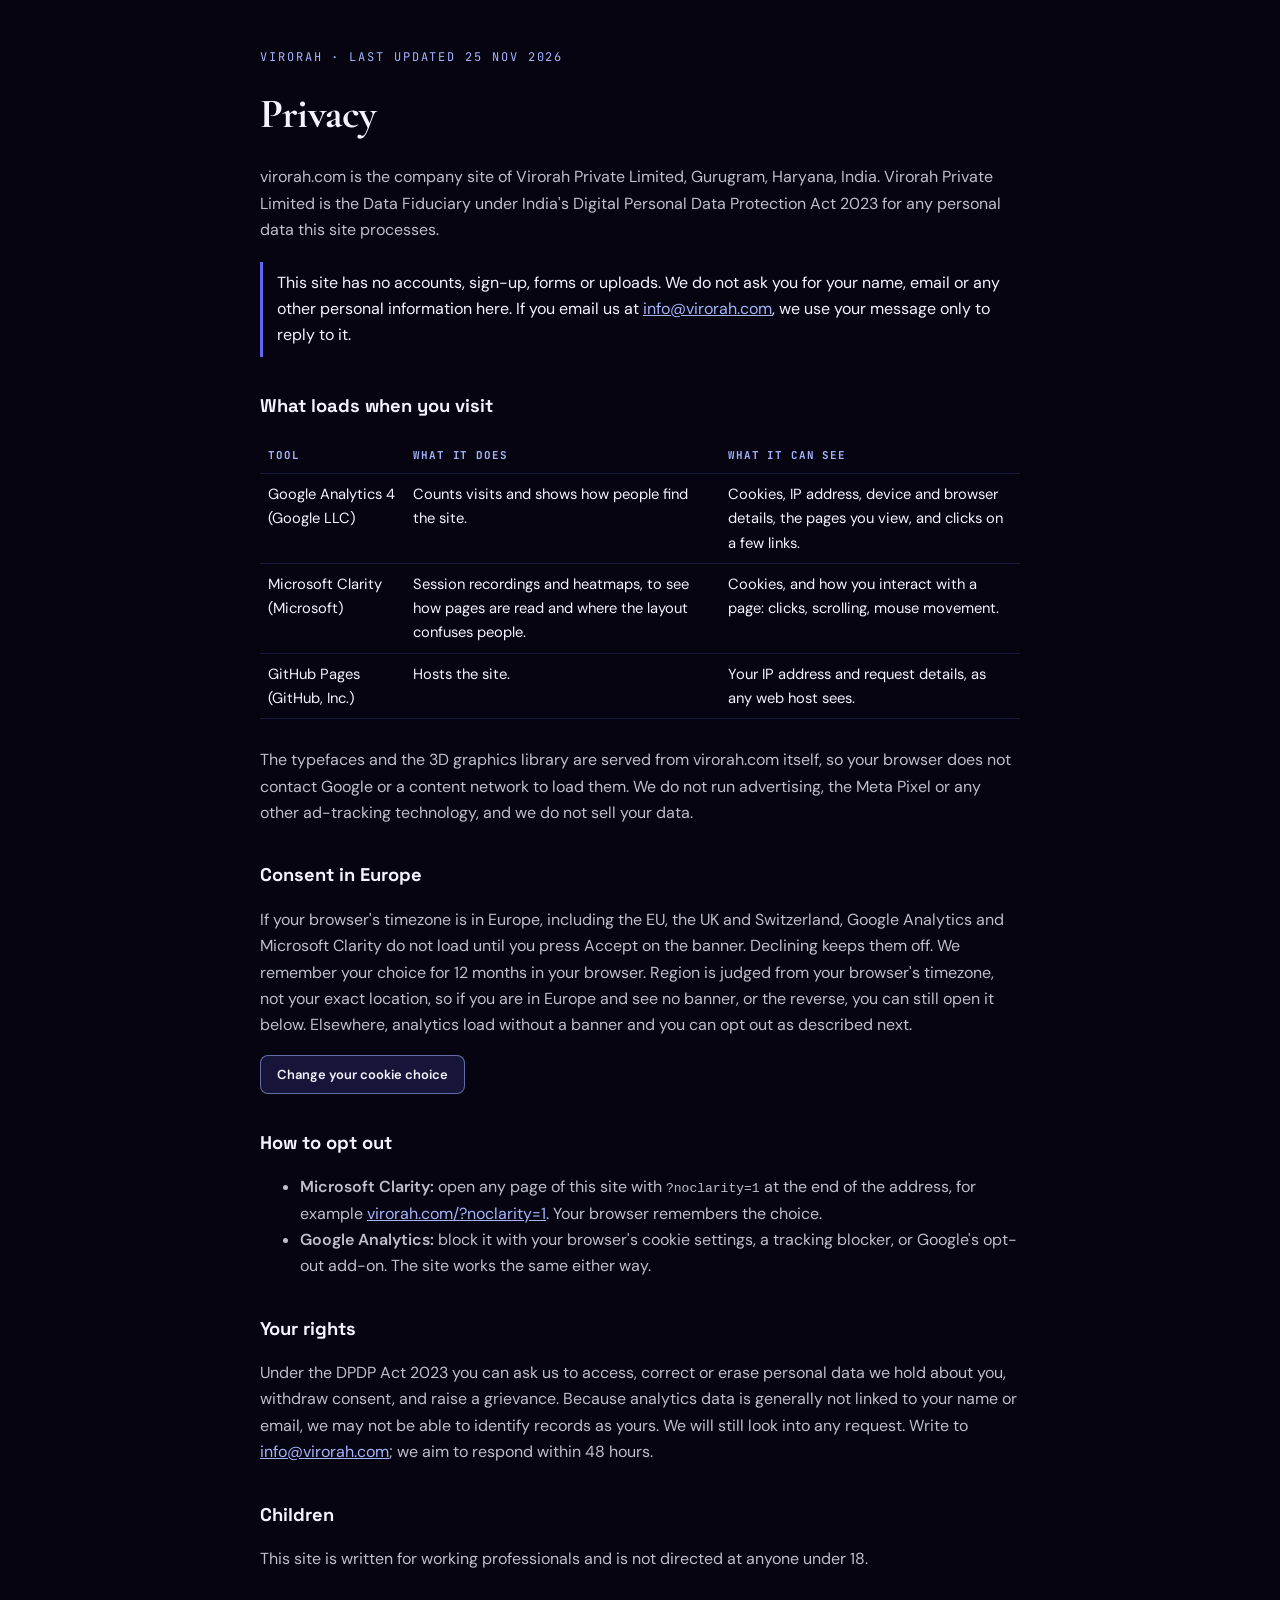
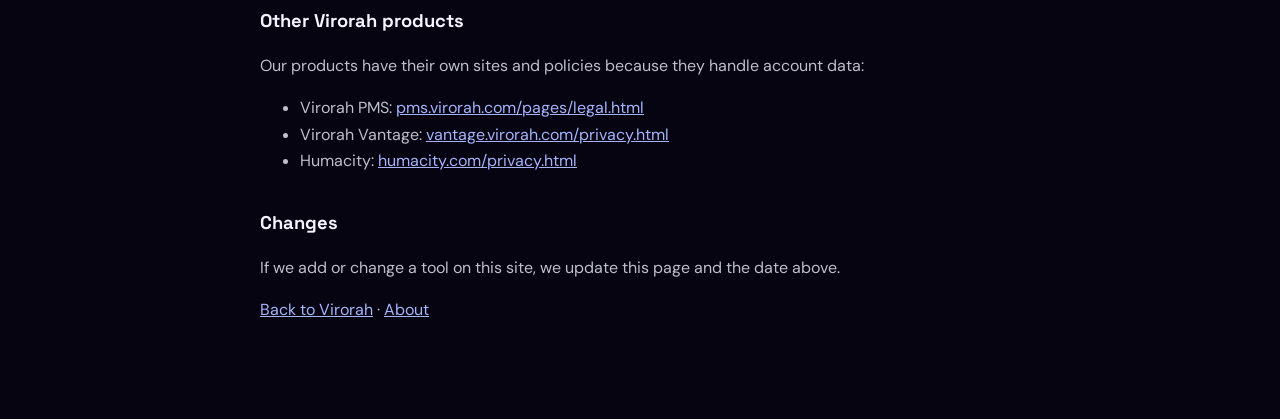
<file: privacy.html>
<!DOCTYPE html>
<html lang="en">
<head>
<meta charset="utf-8"/>
<meta name="viewport" content="width=device-width, initial-scale=1"/>
<title>Privacy · Virorah</title>
<link rel="canonical" href="https://virorah.com/privacy.html"/>
<meta name="description" content="What virorah.com collects, why, and how to opt out. Virorah Private Limited."/>
<link rel="icon" type="image/png" href="favicon.png"/>
<link rel="stylesheet" href="/fonts/fonts.css"/>
<style>
body{margin:0;background:#050410;color:#f4f3ff;font-family:'DM Sans',sans-serif;line-height:1.65}
.wrap{max-width:760px;margin:0 auto;padding:48px 24px 80px}
a{color:#a5b4fc}
.eyebrow{font-family:'JetBrains Mono',monospace;font-size:12px;letter-spacing:.16em;text-transform:uppercase;color:#a5b4fc}
h1{font-family:'Cormorant Garamond',serif;font-size:2.6rem;font-weight:700;letter-spacing:-.02em;margin:12px 0}
h2{font-family:'Space Grotesk',sans-serif;font-size:1.15rem;margin:34px 0 6px}
p,li{color:rgba(244,243,255,.78)}
table{width:100%;border-collapse:collapse;font-size:.92rem;margin:18px 0 28px}
th,td{text-align:left;padding:8px;border-bottom:1px solid rgba(99,102,241,.2);vertical-align:top}
th{font-family:'JetBrains Mono',monospace;font-size:.68rem;letter-spacing:.08em;text-transform:uppercase;color:#a5b4fc}
.note{border-left:3px solid #6366f1;padding:8px 14px;margin:18px 0}
@media(max-width:600px){table{display:block;overflow-x:auto}}
</style>
<script src="/consent.js" defer></script>
</head>
<body>
<div class="wrap">
<div class="eyebrow">Virorah · Last updated 25 Nov 2026</div>
<h1>Privacy</h1>
<p>virorah.com is the company site of Virorah Private Limited, Gurugram, Haryana, India. Virorah Private Limited is the Data Fiduciary under India's Digital Personal Data Protection Act 2023 for any personal data this site processes.</p>
<div class="note">This site has no accounts, sign-up, forms or uploads. We do not ask you for your name, email or any other personal information here. If you email us at <a href="mailto:info@virorah.com">info@virorah.com</a>, we use your message only to reply to it.</div>

<h2>What loads when you visit</h2>
<table>
<tr><th>Tool</th><th>What it does</th><th>What it can see</th></tr>
<tr><td>Google Analytics 4 (Google LLC)</td><td>Counts visits and shows how people find the site.</td><td>Cookies, IP address, device and browser details, the pages you view, and clicks on a few links.</td></tr>
<tr><td>Microsoft Clarity (Microsoft)</td><td>Session recordings and heatmaps, to see how pages are read and where the layout confuses people.</td><td>Cookies, and how you interact with a page: clicks, scrolling, mouse movement.</td></tr>
<tr><td>GitHub Pages (GitHub, Inc.)</td><td>Hosts the site.</td><td>Your IP address and request details, as any web host sees.</td></tr>
</table>
<p>The typefaces and the 3D graphics library are served from virorah.com itself, so your browser does not contact Google or a content network to load them. We do not run advertising, the Meta Pixel or any other ad-tracking technology, and we do not sell your data.</p>

<h2 id="cookies">Consent in Europe</h2>
<p>If your browser's timezone is in Europe, including the EU, the UK and Switzerland, Google Analytics and Microsoft Clarity do not load until you press Accept on the banner. Declining keeps them off. We remember your choice for 12 months in your browser. Region is judged from your browser's timezone, not your exact location, so if you are in Europe and see no banner, or the reverse, you can still open it below. Elsewhere, analytics load without a banner and you can opt out as described next.</p>
<p><button type="button" data-consent-open style="font:600 13px 'DM Sans',sans-serif;color:#f4f3ff;background:rgba(99,102,241,.18);border:1px solid rgba(165,180,252,.55);border-radius:8px;padding:10px 16px;cursor:pointer">Change your cookie choice</button></p>

<h2>How to opt out</h2>
<ul>
<li><strong>Microsoft Clarity:</strong> open any page of this site with <code>?noclarity=1</code> at the end of the address, for example <a href="index.html?noclarity=1">virorah.com/?noclarity=1</a>. Your browser remembers the choice.</li>
<li><strong>Google Analytics:</strong> block it with your browser's cookie settings, a tracking blocker, or Google's opt-out add-on. The site works the same either way.</li>
</ul>

<h2>Your rights</h2>
<p>Under the DPDP Act 2023 you can ask us to access, correct or erase personal data we hold about you, withdraw consent, and raise a grievance. Because analytics data is generally not linked to your name or email, we may not be able to identify records as yours. We will still look into any request. Write to <a href="mailto:info@virorah.com">info@virorah.com</a>; we aim to respond within 48 hours.</p>

<h2>Children</h2>
<p>This site is written for working professionals and is not directed at anyone under 18.</p>

<h2>Other Virorah products</h2>
<p>Our products have their own sites and policies because they handle account data:</p>
<ul>
<li>Virorah PMS: <a href="https://pms.virorah.com/pages/legal.html">pms.virorah.com/pages/legal.html</a></li>
<li>Virorah Vantage: <a href="https://vantage.virorah.com/privacy.html">vantage.virorah.com/privacy.html</a></li>
<li>Humacity: <a href="https://humacity.com/privacy.html">humacity.com/privacy.html</a></li>
</ul>

<h2>Changes</h2>
<p>If we add or change a tool on this site, we update this page and the date above.</p>

<p><a href="index.html">Back to Virorah</a> · <a href="about.html">About</a></p>
</div>
</body>
</html>
</file>
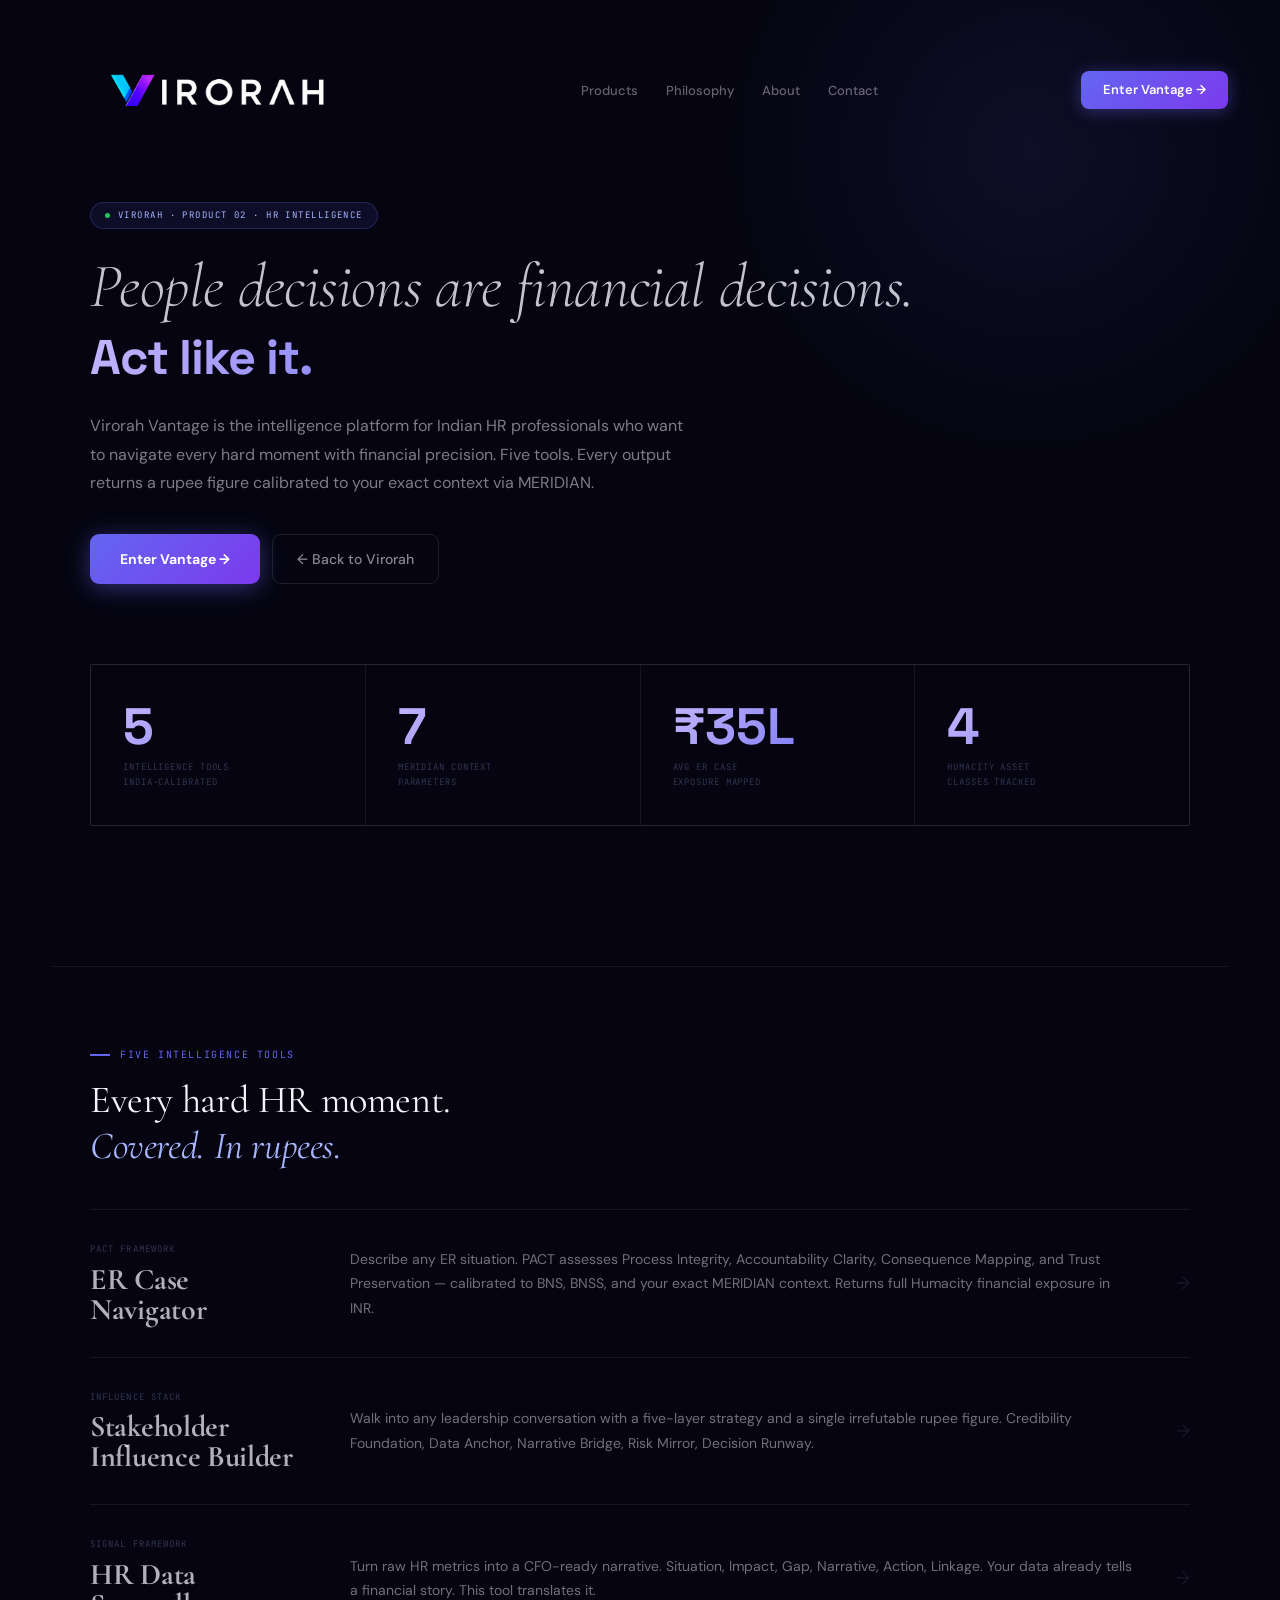
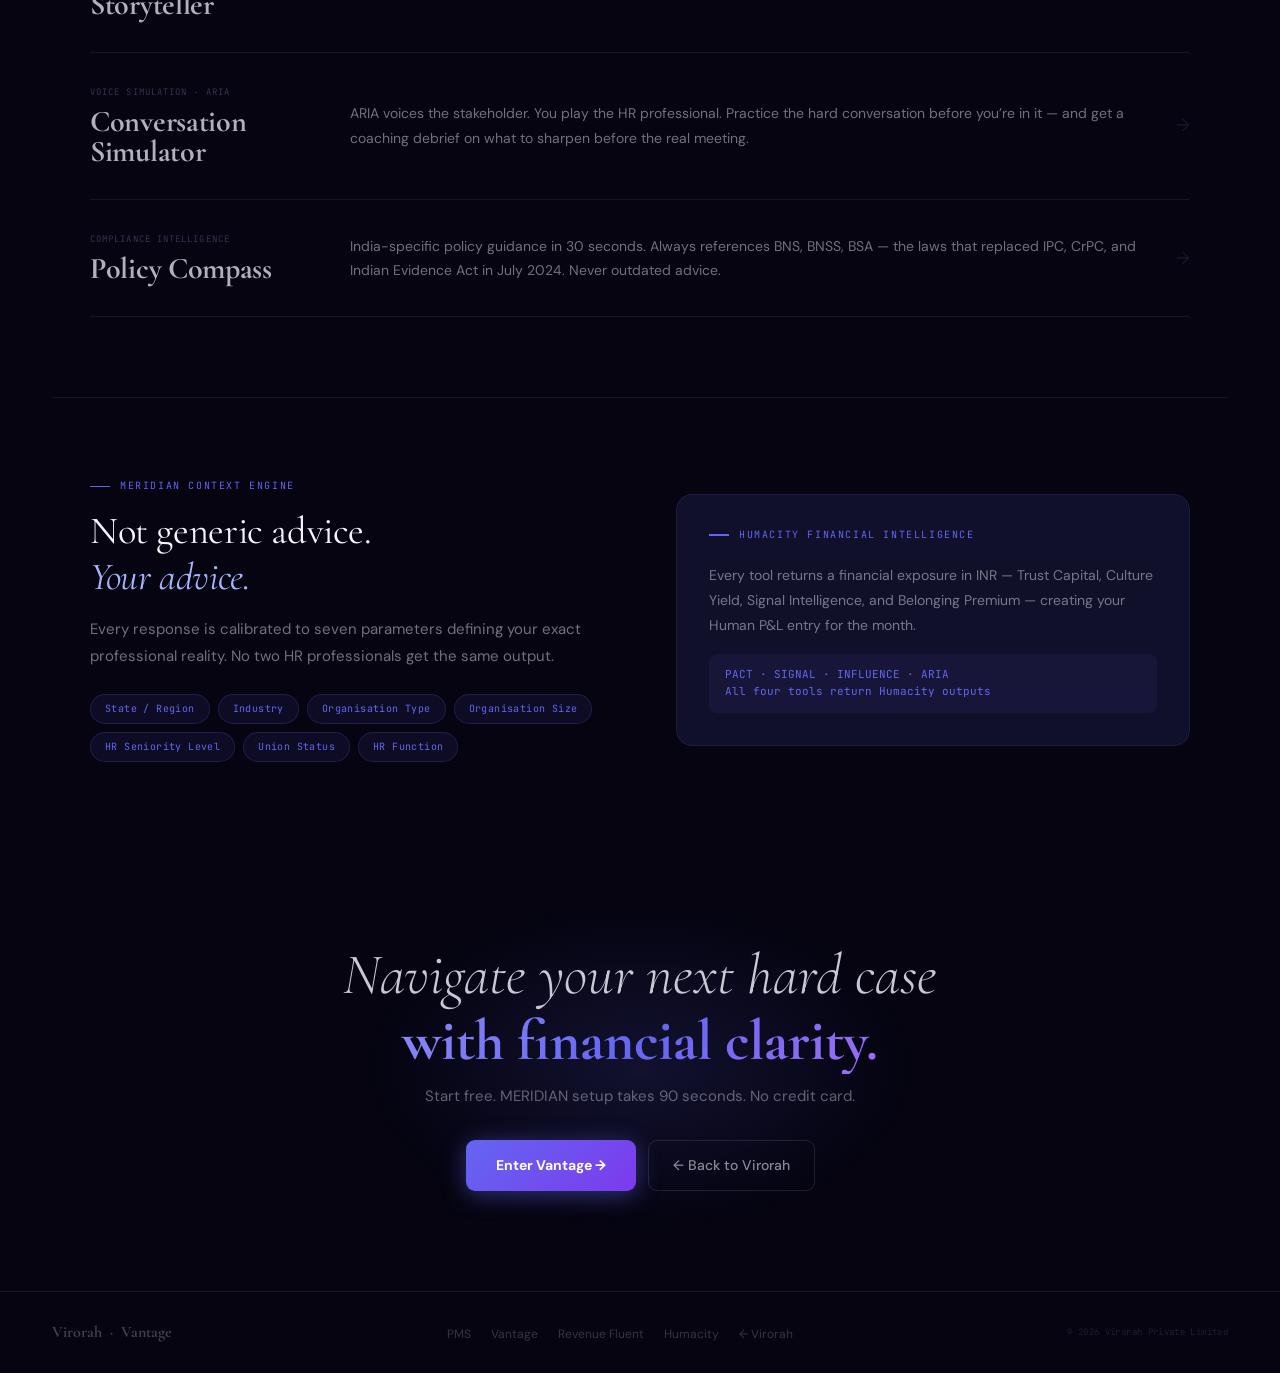
<file: situation-room.html>
<!DOCTYPE html><html lang="en"><head>
  <meta charset="UTF-8"/><meta name="viewport" content="width=device-width,initial-scale=1"/>
  <title>Virorah Vantage — HR intelligence. Every hard moment covered.</title>
  <link href="https://fonts.googleapis.com/css2?family=Cormorant+Garamond:ital,wght@0,300;0,400;0,700;1,300;1,400;1,700&family=DM+Sans:wght@300;400;500;600&family=JetBrains+Mono:wght@400;500&family=Space+Grotesk:wght@600;700&display=swap" rel="stylesheet"/>
  <style>
    *{box-sizing:border-box;margin:0;padding:0}html{scroll-behavior:smooth}
    :root{--bg:#050410;--surface:#0d0b1e;--card:#11102a;--purple:#6366f1;--violet:#7c3aed;--rose:#e879f9;--text:#f4f3ff;--muted:#a5b4fc;--border:rgba(99,102,241,.18);--glow:rgba(99,102,241,.35);--dim:rgba(165,180,252,.28);--rule:rgba(255,255,255,.07)}
    body{background:var(--bg);color:var(--text);font-family:'DM Sans',sans-serif;line-height:1.6;overflow-x:hidden}
    ::selection{background:rgba(99,102,241,.3)}
    ::-webkit-scrollbar{width:4px}::-webkit-scrollbar-thumb{background:linear-gradient(180deg,var(--purple),var(--violet));border-radius:2px}
    nav{position:fixed;top:0;left:0;right:0;z-index:100;padding:10px 52px;display:flex;align-items:center;justify-content:space-between;transition:background .4s,backdrop-filter .4s,border-bottom .4s}
    nav.scrolled{background:rgba(5,4,16,.9);backdrop-filter:blur(20px);border-bottom:1px solid rgba(99,102,241,.1)}
    .nav-logo{display:flex;align-items:center;text-decoration:none}
    .nav-links{display:flex;gap:28px;list-style:none}
    .nav-links a{font-size:13px;font-weight:500;color:rgba(244,243,255,.4);text-decoration:none;transition:color .2s}
    .nav-links a:hover{color:var(--text)}
    .nav-cta{padding:9px 22px;border-radius:8px;font-size:13px;font-weight:600;background:linear-gradient(135deg,var(--purple),var(--violet));color:#fff;text-decoration:none;box-shadow:0 2px 16px rgba(99,102,241,.4);transition:all .2s;white-space:nowrap}
    .nav-cta:hover{box-shadow:0 4px 24px rgba(99,102,241,.6);transform:translateY(-1px)}
    .hero{padding:200px 52px 80px;position:relative;z-index:1;overflow:hidden}
    .hero-inner{max-width:1100px;margin:0 auto}
    .hero-orb{position:absolute;top:-200px;right:-100px;width:700px;height:700px;border-radius:50%;background:radial-gradient(circle,rgba(99,102,241,.1) 0%,transparent 65%);pointer-events:none}
    .badge{display:inline-flex;align-items:center;gap:8px;padding:5px 14px;border-radius:20px;background:rgba(99,102,241,.1);border:1px solid rgba(99,102,241,.25);font-family:'JetBrains Mono',monospace;font-size:9px;letter-spacing:.16em;text-transform:uppercase;color:var(--muted);margin-bottom:24px;opacity:0;animation:fadeUp .7s .1s ease both}
    .badge-dot{width:5px;height:5px;border-radius:50%;background:#22c55e;animation:livePulse 1.8s ease-in-out infinite}
    @keyframes livePulse{0%,100%{opacity:1}50%{opacity:.3}}
    @keyframes fadeUp{from{opacity:0;transform:translateY(22px)}to{opacity:1;transform:translateY(0)}}
    .hero-title{font-family:'Cormorant Garamond',serif;font-style:italic;font-weight:300;font-size:clamp(36px,5vw,62px);line-height:1.1;letter-spacing:-.01em;color:rgba(244,243,255,.8);margin-bottom:10px;opacity:0;animation:fadeUp .8s .15s ease both}
    .hero-punch{font-family:'Space Grotesk',sans-serif;font-weight:700;font-size:clamp(28px,3.8vw,52px);line-height:1.1;letter-spacing:-.02em;background:linear-gradient(120deg,#c4b5fd 0%,var(--purple) 45%,var(--rose) 100%);-webkit-background-clip:text;-webkit-text-fill-color:transparent;background-clip:text;margin-bottom:28px;opacity:0;animation:fadeUp .8s .25s ease both}
    .hero-body{font-size:16px;color:rgba(244,243,255,.5);line-height:1.78;max-width:600px;margin-bottom:36px;opacity:0;animation:fadeUp .8s .35s ease both}
    .hero-ctas{display:flex;gap:12px;flex-wrap:wrap;opacity:0;animation:fadeUp .8s .45s ease both}
    .btn-p{display:inline-flex;align-items:center;gap:8px;padding:13px 30px;border-radius:9px;font-size:14px;font-weight:700;background:linear-gradient(135deg,var(--purple),var(--violet));color:#fff;text-decoration:none;box-shadow:0 4px 24px rgba(99,102,241,.45);transition:all .2s}
    .btn-p:hover{transform:translateY(-2px);box-shadow:0 6px 32px rgba(99,102,241,.62)}
    .btn-g{display:inline-flex;align-items:center;gap:8px;padding:13px 24px;border-radius:9px;font-size:14px;font-weight:500;background:transparent;border:1px solid rgba(255,255,255,.1);color:rgba(244,243,255,.55);text-decoration:none;transition:all .2s}
    .btn-g:hover{border-color:var(--border);color:var(--muted);background:rgba(99,102,241,.07)}
    .sec{padding:80px 52px;position:relative;z-index:1}
    .sec-inner{max-width:1100px;margin:0 auto}
    .eyebrow{font-family:'JetBrains Mono',monospace;font-size:10px;letter-spacing:.16em;text-transform:uppercase;color:var(--purple);margin-bottom:14px;display:flex;align-items:center;gap:10px}
    .eyebrow::before{content:'';width:20px;height:1.5px;background:var(--purple)}
    .sec-title{font-family:'Cormorant Garamond',serif;font-size:clamp(26px,3vw,42px);font-weight:400;line-height:1.2;letter-spacing:-.01em;color:var(--text);margin-bottom:40px}
    .sec-title em{font-style:italic;color:var(--muted)}
    .stat-row{display:grid;grid-template-columns:repeat(4,1fr);gap:1px;background:var(--rule);border:1px solid var(--rule);border-radius:2px;overflow:hidden;margin-bottom:60px}
    .stat-box{padding:36px 32px;background:var(--bg);transition:background .3s;position:relative;overflow:hidden}
    .stat-box::before{content:'';position:absolute;top:0;left:0;right:0;height:2px;background:linear-gradient(90deg,var(--purple),var(--rose));opacity:0;transition:opacity .3s}
    .stat-box:hover::before{opacity:1}
    .stat-box:hover{background:rgba(99,102,241,.03)}
    .stat-n{font-family:'Space Grotesk',sans-serif;font-size:clamp(32px,4vw,52px);font-weight:700;line-height:1;background:linear-gradient(135deg,#c4b5fd,var(--purple));-webkit-background-clip:text;-webkit-text-fill-color:transparent;background-clip:text;margin-bottom:8px}
    .stat-l{font-family:'JetBrains Mono',monospace;font-size:9px;color:var(--dim);letter-spacing:.1em;text-transform:uppercase;line-height:1.6}
    .feature-grid{display:grid;grid-template-columns:repeat(3,1fr);gap:14px}
    .feature-card{background:var(--card);border:1px solid rgba(99,102,241,.1);border-radius:14px;padding:26px;transition:border-color .25s,transform .25s}
    .feature-card:hover{border-color:rgba(99,102,241,.3);transform:translateY(-2px)}
    .feat-icon{font-size:20px;margin-bottom:14px}
    .feat-tag{font-family:'JetBrains Mono',monospace;font-size:9px;letter-spacing:.12em;text-transform:uppercase;color:var(--purple);margin-bottom:8px;opacity:.75}
    .feat-name{font-family:'Cormorant Garamond',serif;font-size:20px;font-weight:700;color:var(--text);margin-bottom:8px;line-height:1.2}
    .feat-desc{font-size:13px;color:rgba(244,243,255,.45);line-height:1.72}
    .feat-card-wide{grid-column:span 2}
    .divide{border-top:1px solid var(--rule);margin:0 52px}
    .cta-sec{padding:100px 52px;text-align:center;position:relative;z-index:1;overflow:hidden}
    .cta-orb{position:absolute;top:50%;left:50%;transform:translate(-50%,-50%);width:600px;height:360px;background:radial-gradient(ellipse,rgba(99,102,241,.14) 0%,transparent 65%);pointer-events:none}
    .cta-title{font-family:'Cormorant Garamond',serif;font-style:italic;font-weight:300;font-size:clamp(30px,4.5vw,58px);line-height:1.15;color:rgba(244,243,255,.82);margin-bottom:10px;position:relative;z-index:1}
    .cta-title strong{font-style:normal;font-weight:700;display:block;background:linear-gradient(135deg,#c4b5fd,var(--purple),var(--rose));-webkit-background-clip:text;-webkit-text-fill-color:transparent;background-clip:text}
    .cta-sub{font-size:15px;color:rgba(244,243,255,.38);margin-bottom:32px;position:relative;z-index:1}
    footer{border-top:1px solid var(--rule);padding:28px 52px;display:flex;align-items:center;justify-content:space-between;flex-wrap:wrap;gap:14px;position:relative;z-index:1}
    .f-brand{font-family:'Cormorant Garamond',serif;font-size:16px;font-weight:700;color:rgba(244,243,255,.25)}
    .f-links{display:flex;gap:20px;list-style:none}
    .f-links a{font-size:12px;color:rgba(244,243,255,.2);text-decoration:none;transition:color .2s}
    .f-links a:hover{color:var(--muted)}
    .f-copy{font-family:'JetBrains Mono',monospace;font-size:9px;color:rgba(165,180,252,.15);letter-spacing:.04em}
    .reveal{opacity:0;transform:translateY(24px);transition:opacity .75s ease,transform .75s ease}
    .reveal.visible{opacity:1;transform:translateY(0)}
    .d1{transition-delay:.1s}.d2{transition-delay:.2s}.d3{transition-delay:.3s}
    @media(max-width:960px){nav{padding:16px 24px}.nav-links{display:none}.hero{padding:120px 24px 60px}.sec{padding:60px 24px}.stat-row{grid-template-columns:1fr 1fr}.feature-grid{grid-template-columns:1fr 1fr}.feat-card-wide{grid-column:span 1}.divide{margin:0 24px}.cta-sec{padding:72px 24px}footer{padding:24px;flex-direction:column;text-align:center}.f-links{justify-content:center}}
    @media(max-width:600px){.feature-grid{grid-template-columns:1fr}.stat-row{grid-template-columns:1fr 1fr}}
    .tools-list{display:flex;flex-direction:column;gap:0}
    .tool-row{display:grid;grid-template-columns:220px 1fr auto;gap:40px;align-items:center;padding:32px 0;border-top:1px solid var(--rule);text-decoration:none;transition:background .25s;position:relative}
    .tool-row:last-child{border-bottom:1px solid var(--rule)}
    .tool-row::before{content:'';position:absolute;left:-52px;right:-52px;top:0;bottom:0;background:rgba(99,102,241,.025);opacity:0;transition:opacity .25s}
    .tool-row:hover::before{opacity:1}
    .tool-row:hover .tool-arrow{transform:translateX(5px);opacity:1;color:var(--purple)}
    .tool-row:hover .tool-name{color:var(--text)}
    .tool-tag{font-family:'JetBrains Mono',monospace;font-size:9px;letter-spacing:.12em;text-transform:uppercase;color:var(--dim);margin-bottom:8px}
    .tool-name{font-family:'Cormorant Garamond',serif;font-size:clamp(20px,2.5vw,30px);font-weight:700;color:rgba(244,243,255,.72);line-height:1;letter-spacing:-.01em;transition:color .25s}
    .tool-desc{font-size:14px;color:rgba(244,243,255,.45);line-height:1.75}
    .tool-arrow{font-size:18px;color:var(--dim);transform:translateX(0);opacity:.4;transition:all .3s;flex-shrink:0}
    .meridian-params{display:flex;flex-wrap:wrap;gap:8px;margin-top:24px}
    .param{font-family:'JetBrains Mono',monospace;font-size:10px;color:var(--purple);background:rgba(99,102,241,.09);border:1px solid rgba(99,102,241,.2);padding:6px 14px;border-radius:100px;letter-spacing:.04em}
  </style>
</head><body>
<nav id="main-nav">
  <a href="index.html" class="nav-logo"><img src="Virorah_Logo.png" alt="Virorah" style="height:160px;width:auto;display:block;object-fit:contain;" onerror="this.style.display='none';this.nextElementSibling.style.display='inline'"><span style="display:none;font-family:'Cormorant Garamond',serif;font-size:19px;font-weight:700;color:#f4f3ff">Virorah</span></a>
  <ul class="nav-links">
    <li><a href="index.html#products">Products</a></li>
    <li><a href="humacity.html">Philosophy</a></li>
    <li><a href="index.html#about">About</a></li>
    <li><a href="index.html#contact">Contact</a></li>
  </ul>
  <a href="https://kumarviveksrv-cloud.github.io/vantage/" class="nav-cta" target="_blank">Enter Vantage &rarr;</a>
</nav>

<div class="hero">
  <div class="hero-orb"></div>
  <div class="hero-inner">
    <div class="badge"><div class="badge-dot"></div>Virorah &middot; Product 02 &middot; HR Intelligence</div>
    <h1 class="hero-title">People decisions are financial decisions.</h1>
    <div class="hero-punch">Act like it.</div>
    <p class="hero-body">Virorah Vantage is the intelligence platform for Indian HR professionals who want to navigate every hard moment with financial precision. Five tools. Every output returns a rupee figure calibrated to your exact context via MERIDIAN.</p>
    <div class="hero-ctas">
      <a href="https://kumarviveksrv-cloud.github.io/vantage/" target="_blank" class="btn-p">Enter Vantage &rarr;</a>
      <a href="index.html" class="btn-g">&larr; Back to Virorah</a>
    </div>
  </div>
</div>

<div class="sec" style="padding-top:0">
  <div class="sec-inner">
    <div class="stat-row reveal">
      <div class="stat-box"><div class="stat-n">5</div><div class="stat-l">Intelligence tools<br>India-calibrated</div></div>
      <div class="stat-box"><div class="stat-n">7</div><div class="stat-l">MERIDIAN context<br>parameters</div></div>
      <div class="stat-box"><div class="stat-n">&#8377;35L</div><div class="stat-l">Avg ER case<br>exposure mapped</div></div>
      <div class="stat-box"><div class="stat-n">4</div><div class="stat-l">Humacity asset<br>classes tracked</div></div>
    </div>
  </div>
</div>

<div class="divide"></div>

<section class="sec">
  <div class="sec-inner">
    <div class="eyebrow reveal">Five intelligence tools</div>
    <div class="sec-title reveal">Every hard HR moment.<br><em>Covered. In rupees.</em></div>
    <div class="tools-list">
      <a href="https://kumarviveksrv-cloud.github.io/vantage/er-case-navigator.html" target="_blank" class="tool-row reveal">
        <div><div class="tool-tag">PACT Framework</div><div class="tool-name">ER Case Navigator</div></div>
        <div class="tool-desc">Describe any ER situation. PACT assesses Process Integrity, Accountability Clarity, Consequence Mapping, and Trust Preservation &mdash; calibrated to BNS, BNSS, and your exact MERIDIAN context. Returns full Humacity financial exposure in INR.</div>
        <div class="tool-arrow">&rarr;</div>
      </a>
      <a href="https://kumarviveksrv-cloud.github.io/vantage/stakeholder-influence.html" target="_blank" class="tool-row reveal">
        <div><div class="tool-tag">INFLUENCE Stack</div><div class="tool-name">Stakeholder Influence Builder</div></div>
        <div class="tool-desc">Walk into any leadership conversation with a five-layer strategy and a single irrefutable rupee figure. Credibility Foundation, Data Anchor, Narrative Bridge, Risk Mirror, Decision Runway.</div>
        <div class="tool-arrow">&rarr;</div>
      </a>
      <a href="https://kumarviveksrv-cloud.github.io/vantage/hr-data-storyteller.html" target="_blank" class="tool-row reveal">
        <div><div class="tool-tag">SIGNAL Framework</div><div class="tool-name">HR Data Storyteller</div></div>
        <div class="tool-desc">Turn raw HR metrics into a CFO-ready narrative. Situation, Impact, Gap, Narrative, Action, Linkage. Your data already tells a financial story. This tool translates it.</div>
        <div class="tool-arrow">&rarr;</div>
      </a>
      <a href="https://kumarviveksrv-cloud.github.io/vantage/conversation-simulator.html" target="_blank" class="tool-row reveal">
        <div><div class="tool-tag">Voice Simulation &middot; ARIA</div><div class="tool-name">Conversation Simulator</div></div>
        <div class="tool-desc">ARIA voices the stakeholder. You play the HR professional. Practice the hard conversation before you&rsquo;re in it &mdash; and get a coaching debrief on what to sharpen before the real meeting.</div>
        <div class="tool-arrow">&rarr;</div>
      </a>
      <a href="https://kumarviveksrv-cloud.github.io/vantage/policy-compass.html" target="_blank" class="tool-row reveal">
        <div><div class="tool-tag">Compliance Intelligence</div><div class="tool-name">Policy Compass</div></div>
        <div class="tool-desc">India-specific policy guidance in 30 seconds. Always references BNS, BNSS, BSA &mdash; the laws that replaced IPC, CrPC, and Indian Evidence Act in July 2024. Never outdated advice.</div>
        <div class="tool-arrow">&rarr;</div>
      </a>
    </div>
  </div>
</section>

<div class="divide"></div>

<section class="sec">
  <div class="sec-inner reveal">
    <div style="display:grid;grid-template-columns:1fr 1fr;gap:72px;align-items:center">
      <div>
        <div class="eyebrow">MERIDIAN Context Engine</div>
        <div class="sec-title" style="margin-bottom:16px">Not generic advice.<br><em>Your advice.</em></div>
        <p style="font-size:15px;color:rgba(244,243,255,.45);line-height:1.78;margin-bottom:24px">Every response is calibrated to seven parameters defining your exact professional reality. No two HR professionals get the same output.</p>
        <div class="meridian-params">
          <div class="param">State / Region</div><div class="param">Industry</div><div class="param">Organisation Type</div><div class="param">Organisation Size</div><div class="param">HR Seniority Level</div><div class="param">Union Status</div><div class="param">HR Function</div>
        </div>
      </div>
      <div style="background:var(--card);border:1px solid rgba(99,102,241,.12);border-radius:16px;padding:32px">
        <div class="eyebrow" style="margin-bottom:20px">Humacity Financial Intelligence</div>
        <p style="font-size:14px;color:rgba(244,243,255,.45);line-height:1.78;margin-bottom:16px">Every tool returns a financial exposure in INR &mdash; Trust Capital, Culture Yield, Signal Intelligence, and Belonging Premium &mdash; creating your Human P&amp;L entry for the month.</p>
        <div style="font-family:'JetBrains Mono',monospace;font-size:11px;color:var(--purple);padding:12px 16px;background:rgba(99,102,241,.07);border-radius:8px;line-height:1.6">PACT &middot; SIGNAL &middot; INFLUENCE &middot; ARIA<br>All four tools return Humacity outputs</div>
      </div>
    </div>
  </div>
</section>

<section class="cta-sec">
  <div class="cta-orb"></div>
  <div class="cta-title reveal"><em>Navigate your next hard case</em><strong>with financial clarity.</strong></div>
  <p class="cta-sub reveal">Start free. MERIDIAN setup takes 90 seconds. No credit card.</p>
  <div class="reveal" style="display:flex;gap:12px;justify-content:center;position:relative;z-index:1">
    <a href="https://kumarviveksrv-cloud.github.io/vantage/" target="_blank" class="btn-p">Enter Vantage &rarr;</a>
    <a href="index.html" class="btn-g">&larr; Back to Virorah</a>
  </div>
</section>

<footer>
  <div class="f-brand">Virorah &nbsp;&middot;&nbsp; Vantage</div>
  <ul class="f-links">
    <li><a href="pms.html">PMS</a></li>
    <li><a href="situation-room.html">Vantage</a></li>
    <li><a href="revenue-fluent.html">Revenue Fluent</a></li>
    <li><a href="humacity.html">Humacity</a></li>
    <li><a href="index.html">&larr; Virorah</a></li>
  </ul>
  <div class="f-copy">&copy; 2026 Virorah Private Limited</div>
</footer>

<script>
var obs=new IntersectionObserver(function(e){e.forEach(function(i){if(i.isIntersecting)i.target.classList.add('visible');});},{threshold:.08});
document.querySelectorAll('.reveal').forEach(function(r){obs.observe(r);});
window.addEventListener('scroll',function(){document.getElementById('main-nav').classList.toggle('scrolled',window.scrollY>40);});
</script>
</body></html>
</file>
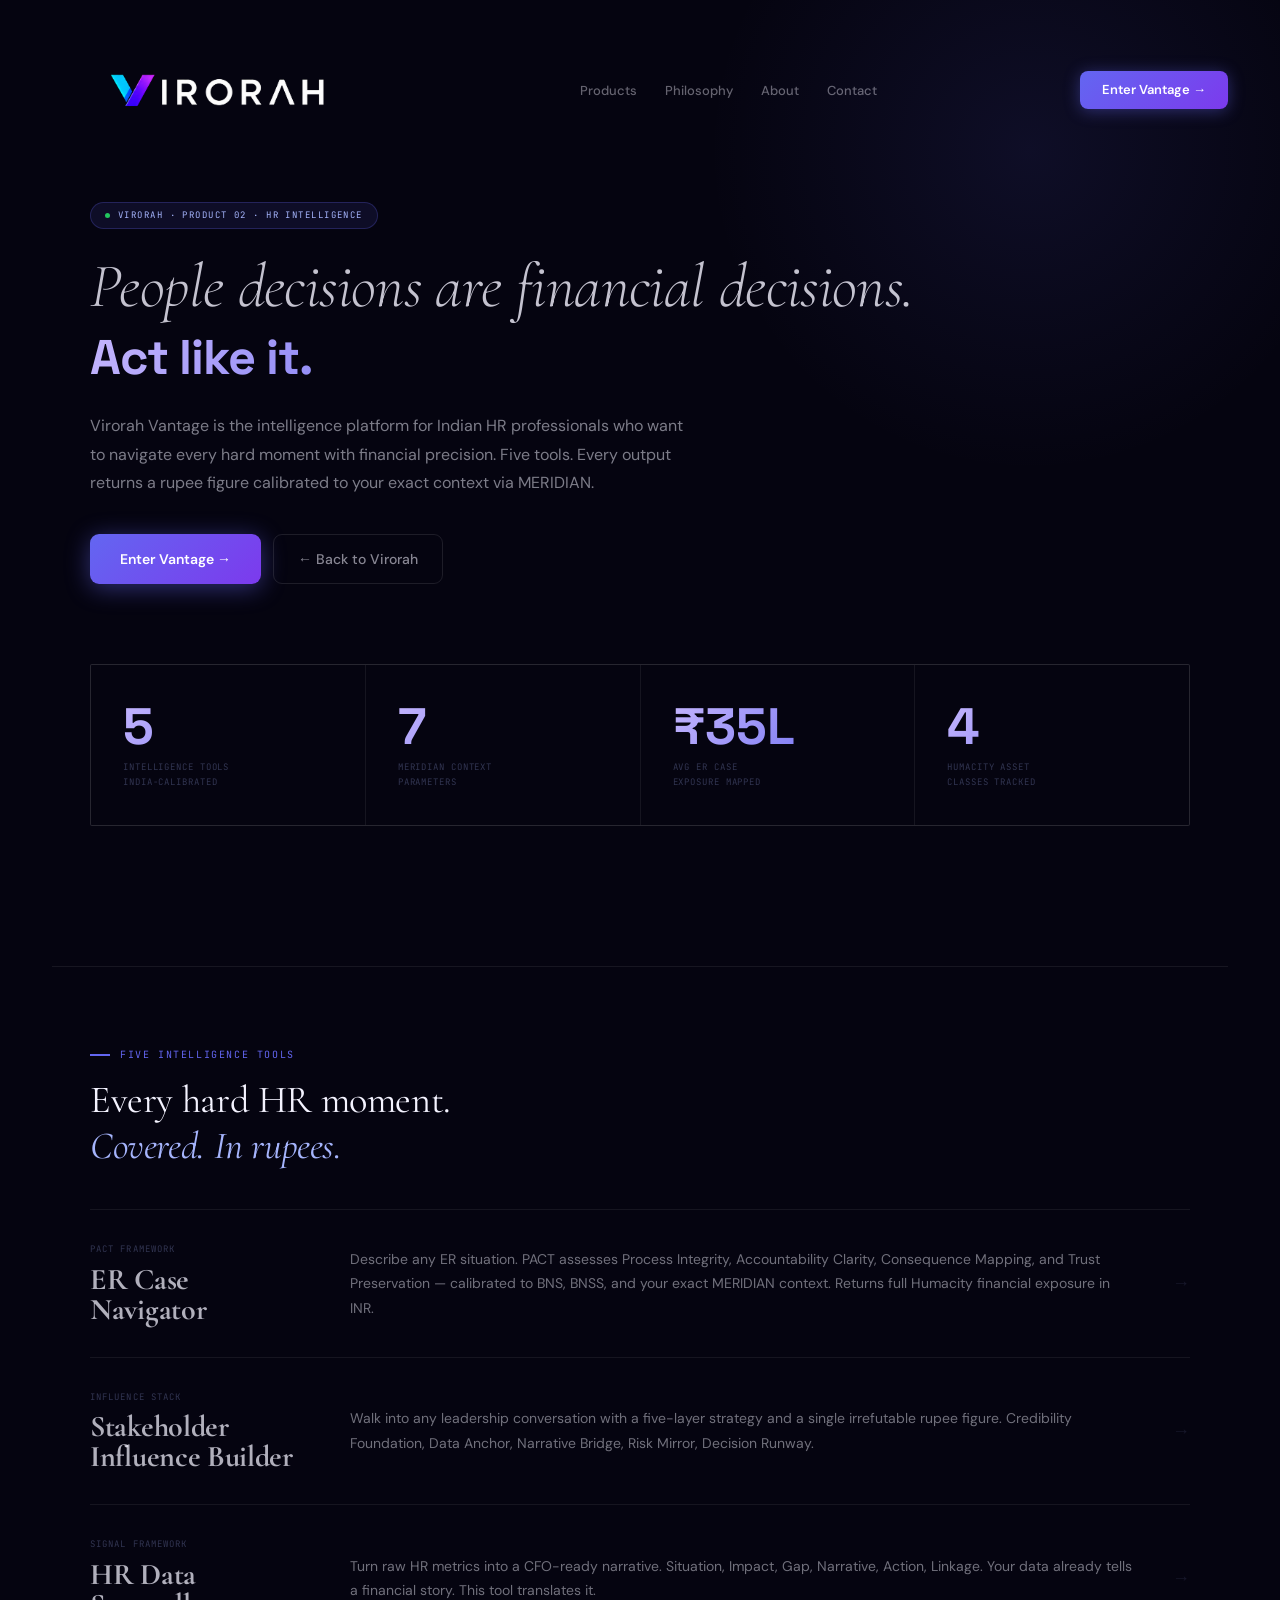
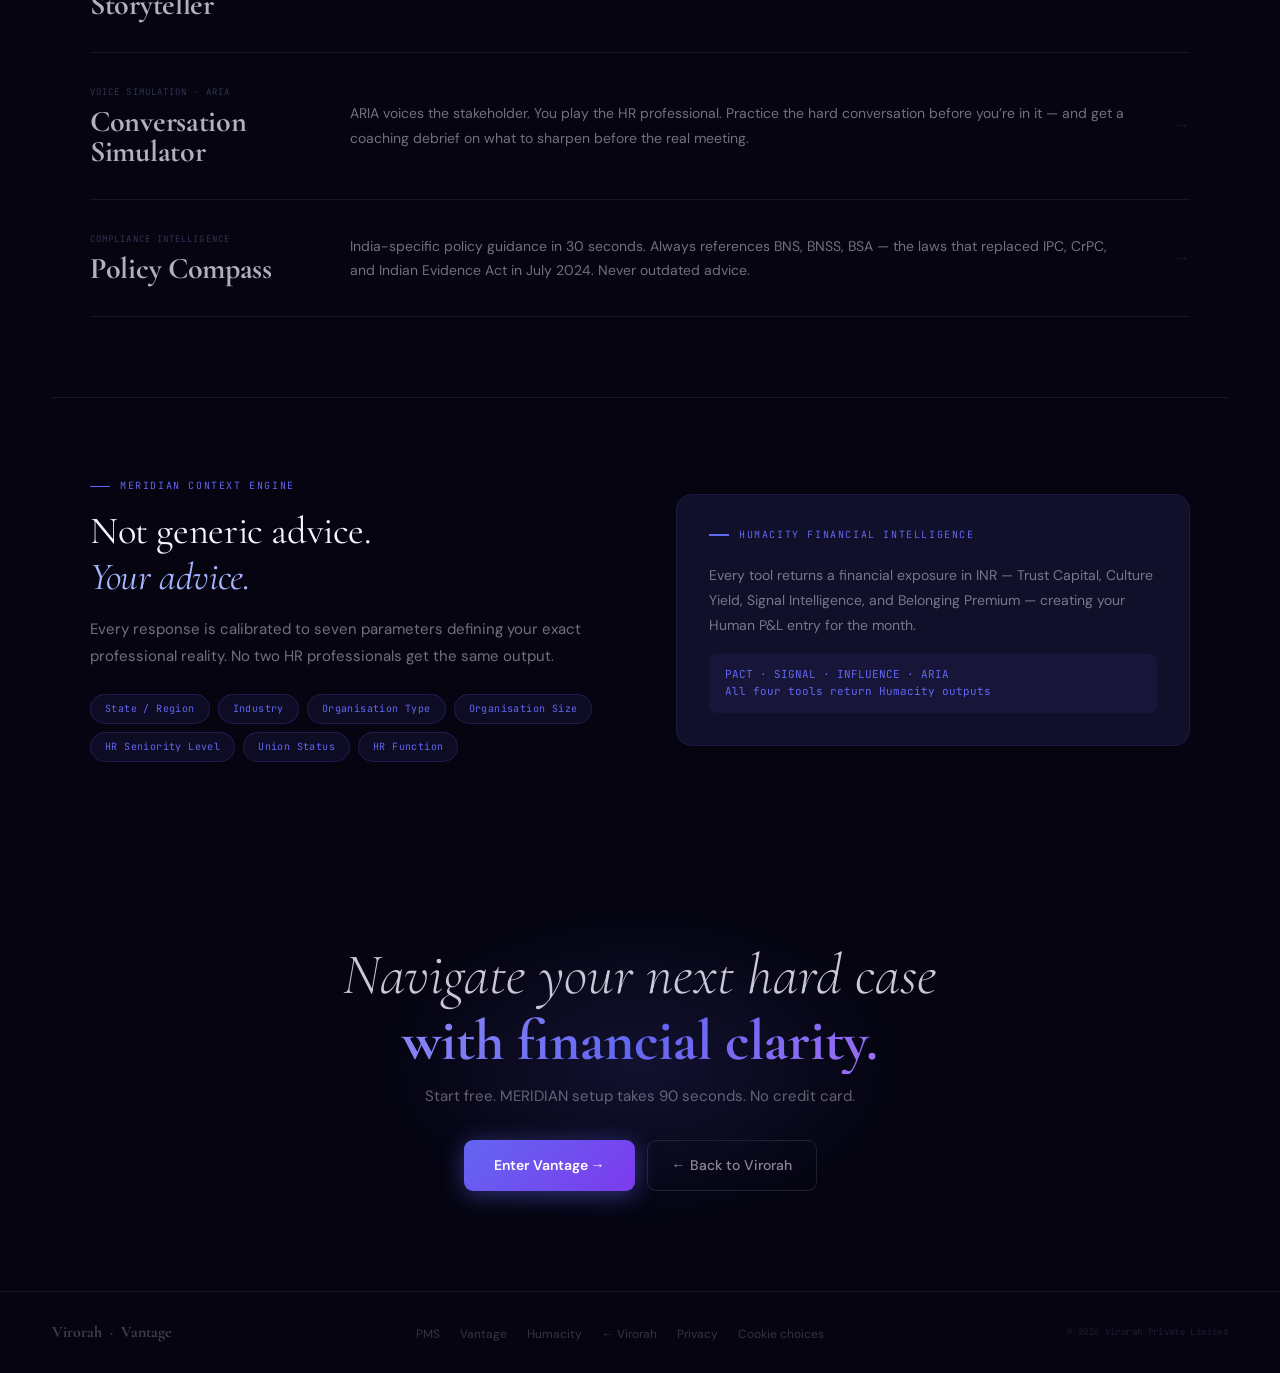
<file: vantage.html>
<!DOCTYPE html><html lang="en"><head>
<meta charset="UTF-8"/><meta name="viewport" content="width=device-width,initial-scale=1"/>
  <title>Virorah Vantage — HR intelligence. Every hard moment covered.</title>
  <link rel="stylesheet" href="/fonts/fonts.css"/>
  <style>
    *{box-sizing:border-box;margin:0;padding:0}html{scroll-behavior:smooth}
    :root{--bg:#050410;--surface:#0d0b1e;--card:#11102a;--purple:#6366f1;--violet:#7c3aed;--rose:#e879f9;--text:#f4f3ff;--muted:#a5b4fc;--border:rgba(99,102,241,.18);--glow:rgba(99,102,241,.35);--dim:rgba(165,180,252,.28);--rule:rgba(255,255,255,.07)}
    body{background:var(--bg);color:var(--text);font-family:'DM Sans',sans-serif;line-height:1.6;overflow-x:hidden}
    ::selection{background:rgba(99,102,241,.3)}
    ::-webkit-scrollbar{width:4px}::-webkit-scrollbar-thumb{background:linear-gradient(180deg,var(--purple),var(--violet));border-radius:2px}
    nav{position:fixed;top:0;left:0;right:0;z-index:100;padding:10px 52px;display:flex;align-items:center;justify-content:space-between;transition:background .4s,backdrop-filter .4s,border-bottom .4s}
    nav.scrolled{background:rgba(5,4,16,.9);backdrop-filter:blur(20px);border-bottom:1px solid rgba(99,102,241,.1)}
    .nav-logo{display:flex;align-items:center;text-decoration:none}
    .nav-links{display:flex;gap:28px;list-style:none}
    .nav-links a{font-size:13px;font-weight:500;color:rgba(244,243,255,.4);text-decoration:none;transition:color .2s}
    .nav-links a:hover{color:var(--text)}
    .nav-cta{padding:9px 22px;border-radius:8px;font-size:13px;font-weight:600;background:linear-gradient(135deg,var(--purple),var(--violet));color:#fff;text-decoration:none;box-shadow:0 2px 16px rgba(99,102,241,.4);transition:all .2s;white-space:nowrap}
    .nav-cta:hover{box-shadow:0 4px 24px rgba(99,102,241,.6);transform:translateY(-1px)}
    .hero{padding:200px 52px 80px;position:relative;z-index:1;overflow:hidden}
    .hero-inner{max-width:1100px;margin:0 auto}
    .hero-orb{position:absolute;top:-200px;right:-100px;width:700px;height:700px;border-radius:50%;background:radial-gradient(circle,rgba(99,102,241,.1) 0%,transparent 65%);pointer-events:none}
    .badge{display:inline-flex;align-items:center;gap:8px;padding:5px 14px;border-radius:20px;background:rgba(99,102,241,.1);border:1px solid rgba(99,102,241,.25);font-family:'JetBrains Mono',monospace;font-size:9px;letter-spacing:.16em;text-transform:uppercase;color:var(--muted);margin-bottom:24px;opacity:0;animation:fadeUp .7s .1s ease both}
    .badge-dot{width:5px;height:5px;border-radius:50%;background:#22c55e;animation:livePulse 1.8s ease-in-out infinite}
    @keyframes livePulse{0%,100%{opacity:1}50%{opacity:.3}}
    @keyframes fadeUp{from{opacity:0;transform:translateY(22px)}to{opacity:1;transform:translateY(0)}}
    .hero-title{font-family:'Cormorant Garamond',serif;font-style:italic;font-weight:300;font-size:clamp(36px,5vw,62px);line-height:1.1;letter-spacing:-.01em;color:rgba(244,243,255,.8);margin-bottom:10px;opacity:0;animation:fadeUp .8s .15s ease both}
    .hero-punch{font-family:'Space Grotesk',sans-serif;font-weight:700;font-size:clamp(28px,3.8vw,52px);line-height:1.1;letter-spacing:-.02em;background:linear-gradient(120deg,#c4b5fd 0%,var(--purple) 45%,var(--rose) 100%);-webkit-background-clip:text;-webkit-text-fill-color:transparent;background-clip:text;margin-bottom:28px;opacity:0;animation:fadeUp .8s .25s ease both}
    .hero-body{font-size:16px;color:rgba(244,243,255,.5);line-height:1.78;max-width:600px;margin-bottom:36px;opacity:0;animation:fadeUp .8s .35s ease both}
    .hero-ctas{display:flex;gap:12px;flex-wrap:wrap;opacity:0;animation:fadeUp .8s .45s ease both}
    .btn-p{display:inline-flex;align-items:center;gap:8px;padding:13px 30px;border-radius:9px;font-size:14px;font-weight:700;background:linear-gradient(135deg,var(--purple),var(--violet));color:#fff;text-decoration:none;box-shadow:0 4px 24px rgba(99,102,241,.45);transition:all .2s}
    .btn-p:hover{transform:translateY(-2px);box-shadow:0 6px 32px rgba(99,102,241,.62)}
    .btn-g{display:inline-flex;align-items:center;gap:8px;padding:13px 24px;border-radius:9px;font-size:14px;font-weight:500;background:transparent;border:1px solid rgba(255,255,255,.1);color:rgba(244,243,255,.55);text-decoration:none;transition:all .2s}
    .btn-g:hover{border-color:var(--border);color:var(--muted);background:rgba(99,102,241,.07)}
    .sec{padding:80px 52px;position:relative;z-index:1}
    .sec-inner{max-width:1100px;margin:0 auto}
    .eyebrow{font-family:'JetBrains Mono',monospace;font-size:10px;letter-spacing:.16em;text-transform:uppercase;color:var(--purple);margin-bottom:14px;display:flex;align-items:center;gap:10px}
    .eyebrow::before{content:'';width:20px;height:1.5px;background:var(--purple)}
    .sec-title{font-family:'Cormorant Garamond',serif;font-size:clamp(26px,3vw,42px);font-weight:400;line-height:1.2;letter-spacing:-.01em;color:var(--text);margin-bottom:40px}
    .sec-title em{font-style:italic;color:var(--muted)}
    .stat-row{display:grid;grid-template-columns:repeat(4,1fr);gap:1px;background:var(--rule);border:1px solid var(--rule);border-radius:2px;overflow:hidden;margin-bottom:60px}
    .stat-box{padding:36px 32px;background:var(--bg);transition:background .3s;position:relative;overflow:hidden}
    .stat-box::before{content:'';position:absolute;top:0;left:0;right:0;height:2px;background:linear-gradient(90deg,var(--purple),var(--rose));opacity:0;transition:opacity .3s}
    .stat-box:hover::before{opacity:1}
    .stat-box:hover{background:rgba(99,102,241,.03)}
    .stat-n{font-family:'Space Grotesk',sans-serif;font-size:clamp(32px,4vw,52px);font-weight:700;line-height:1;background:linear-gradient(135deg,#c4b5fd,var(--purple));-webkit-background-clip:text;-webkit-text-fill-color:transparent;background-clip:text;margin-bottom:8px}
    .stat-l{font-family:'JetBrains Mono',monospace;font-size:9px;color:var(--dim);letter-spacing:.1em;text-transform:uppercase;line-height:1.6}
    .feature-grid{display:grid;grid-template-columns:repeat(3,1fr);gap:14px}
    .feature-card{background:var(--card);border:1px solid rgba(99,102,241,.1);border-radius:14px;padding:26px;transition:border-color .25s,transform .25s}
    .feature-card:hover{border-color:rgba(99,102,241,.3);transform:translateY(-2px)}
    .feat-icon{font-size:20px;margin-bottom:14px}
    .feat-tag{font-family:'JetBrains Mono',monospace;font-size:9px;letter-spacing:.12em;text-transform:uppercase;color:var(--purple);margin-bottom:8px;opacity:.75}
    .feat-name{font-family:'Cormorant Garamond',serif;font-size:20px;font-weight:700;color:var(--text);margin-bottom:8px;line-height:1.2}
    .feat-desc{font-size:13px;color:rgba(244,243,255,.45);line-height:1.72}
    .feat-card-wide{grid-column:span 2}
    .divide{border-top:1px solid var(--rule);margin:0 52px}
    .cta-sec{padding:100px 52px;text-align:center;position:relative;z-index:1;overflow:hidden}
    .cta-orb{position:absolute;top:50%;left:50%;transform:translate(-50%,-50%);width:600px;height:360px;background:radial-gradient(ellipse,rgba(99,102,241,.14) 0%,transparent 65%);pointer-events:none}
    .cta-title{font-family:'Cormorant Garamond',serif;font-style:italic;font-weight:300;font-size:clamp(30px,4.5vw,58px);line-height:1.15;color:rgba(244,243,255,.82);margin-bottom:10px;position:relative;z-index:1}
    .cta-title strong{font-style:normal;font-weight:700;display:block;background:linear-gradient(135deg,#c4b5fd,var(--purple),var(--rose));-webkit-background-clip:text;-webkit-text-fill-color:transparent;background-clip:text}
    .cta-sub{font-size:15px;color:rgba(244,243,255,.38);margin-bottom:32px;position:relative;z-index:1}
    footer{border-top:1px solid var(--rule);padding:28px 52px;display:flex;align-items:center;justify-content:space-between;flex-wrap:wrap;gap:14px;position:relative;z-index:1}
    .f-brand{font-family:'Cormorant Garamond',serif;font-size:16px;font-weight:700;color:rgba(244,243,255,.25)}
    .f-links{display:flex;gap:20px;list-style:none}
    .f-links a{font-size:12px;color:rgba(244,243,255,.2);text-decoration:none;transition:color .2s}
    .f-links a:hover{color:var(--muted)}
    .f-copy{font-family:'JetBrains Mono',monospace;font-size:9px;color:rgba(165,180,252,.15);letter-spacing:.04em}
    .reveal{opacity:0;transform:translateY(24px);transition:opacity .75s ease,transform .75s ease}
    .reveal.visible{opacity:1;transform:translateY(0)}
    .d1{transition-delay:.1s}.d2{transition-delay:.2s}.d3{transition-delay:.3s}
    @media(max-width:960px){nav{padding:16px 24px}.nav-links{display:none}.hero{padding:120px 24px 60px}.sec{padding:60px 24px}.stat-row{grid-template-columns:1fr 1fr}.feature-grid{grid-template-columns:1fr 1fr}.feat-card-wide{grid-column:span 1}.divide{margin:0 24px}.cta-sec{padding:72px 24px}footer{padding:24px;flex-direction:column;text-align:center}.f-links{justify-content:center}}
    @media(max-width:600px){.feature-grid{grid-template-columns:1fr}.stat-row{grid-template-columns:1fr 1fr}}
    .tools-list{display:flex;flex-direction:column;gap:0}
    .tool-row{display:grid;grid-template-columns:220px 1fr auto;gap:40px;align-items:center;padding:32px 0;border-top:1px solid var(--rule);text-decoration:none;transition:background .25s;position:relative}
    .tool-row:last-child{border-bottom:1px solid var(--rule)}
    .tool-row::before{content:'';position:absolute;left:-52px;right:-52px;top:0;bottom:0;background:rgba(99,102,241,.025);opacity:0;transition:opacity .25s}
    .tool-row:hover::before{opacity:1}
    .tool-row:hover .tool-arrow{transform:translateX(5px);opacity:1;color:var(--purple)}
    .tool-row:hover .tool-name{color:var(--text)}
    .tool-tag{font-family:'JetBrains Mono',monospace;font-size:9px;letter-spacing:.12em;text-transform:uppercase;color:var(--dim);margin-bottom:8px}
    .tool-name{font-family:'Cormorant Garamond',serif;font-size:clamp(20px,2.5vw,30px);font-weight:700;color:rgba(244,243,255,.72);line-height:1;letter-spacing:-.01em;transition:color .25s}
    .tool-desc{font-size:14px;color:rgba(244,243,255,.45);line-height:1.75}
    .tool-arrow{font-size:18px;color:var(--dim);transform:translateX(0);opacity:.4;transition:all .3s;flex-shrink:0}
    .meridian-params{display:flex;flex-wrap:wrap;gap:8px;margin-top:24px}
    .param{font-family:'JetBrains Mono',monospace;font-size:10px;color:var(--purple);background:rgba(99,102,241,.09);border:1px solid rgba(99,102,241,.2);padding:6px 14px;border-radius:100px;letter-spacing:.04em}
  </style>
<script src="/consent.js" defer></script>
</head><body>
<nav id="main-nav">
  <a href="index.html" class="nav-logo"><img src="Virorah_Logo.png" alt="Virorah" style="height:160px;width:auto;display:block;object-fit:contain;" onerror="this.style.display='none';this.nextElementSibling.style.display='inline'"><span style="display:none;font-family:'Cormorant Garamond',serif;font-size:19px;font-weight:700;color:#f4f3ff">Virorah</span></a>
  <ul class="nav-links">
    <li><a href="index.html#products">Products</a></li>
    <li><a href="humacity.html">Philosophy</a></li>
    <li><a href="index.html#about">About</a></li>
    <li><a href="index.html#contact">Contact</a></li>
  </ul>
  <a href="https://kumarviveksrv-cloud.github.io/vantage/" class="nav-cta" target="_blank">Enter Vantage &rarr;</a>
</nav>

<div class="hero">
  <div class="hero-orb"></div>
  <div class="hero-inner">
    <div class="badge"><div class="badge-dot"></div>Virorah &middot; Product 02 &middot; HR Intelligence</div>
    <h1 class="hero-title">People decisions are financial decisions.</h1>
    <div class="hero-punch">Act like it.</div>
    <p class="hero-body">Virorah Vantage is the intelligence platform for Indian HR professionals who want to navigate every hard moment with financial precision. Five tools. Every output returns a rupee figure calibrated to your exact context via MERIDIAN.</p>
    <div class="hero-ctas">
      <a href="https://kumarviveksrv-cloud.github.io/vantage/" target="_blank" class="btn-p">Enter Vantage &rarr;</a>
      <a href="index.html" class="btn-g">&larr; Back to Virorah</a>
    </div>
  </div>
</div>

<div class="sec" style="padding-top:0">
  <div class="sec-inner">
    <div class="stat-row reveal">
      <div class="stat-box"><div class="stat-n">5</div><div class="stat-l">Intelligence tools<br>India-calibrated</div></div>
      <div class="stat-box"><div class="stat-n">7</div><div class="stat-l">MERIDIAN context<br>parameters</div></div>
      <div class="stat-box"><div class="stat-n">&#8377;35L</div><div class="stat-l">Avg ER case<br>exposure mapped</div></div>
      <div class="stat-box"><div class="stat-n">4</div><div class="stat-l">Humacity asset<br>classes tracked</div></div>
    </div>
  </div>
</div>

<div class="divide"></div>

<section class="sec">
  <div class="sec-inner">
    <div class="eyebrow reveal">Five intelligence tools</div>
    <div class="sec-title reveal">Every hard HR moment.<br><em>Covered. In rupees.</em></div>
    <div class="tools-list">
      <a href="https://kumarviveksrv-cloud.github.io/vantage/er-case-navigator.html" target="_blank" class="tool-row reveal">
        <div><div class="tool-tag">PACT Framework</div><div class="tool-name">ER Case Navigator</div></div>
        <div class="tool-desc">Describe any ER situation. PACT assesses Process Integrity, Accountability Clarity, Consequence Mapping, and Trust Preservation &mdash; calibrated to BNS, BNSS, and your exact MERIDIAN context. Returns full Humacity financial exposure in INR.</div>
        <div class="tool-arrow">&rarr;</div>
      </a>
      <a href="https://kumarviveksrv-cloud.github.io/vantage/stakeholder-influence.html" target="_blank" class="tool-row reveal">
        <div><div class="tool-tag">INFLUENCE Stack</div><div class="tool-name">Stakeholder Influence Builder</div></div>
        <div class="tool-desc">Walk into any leadership conversation with a five-layer strategy and a single irrefutable rupee figure. Credibility Foundation, Data Anchor, Narrative Bridge, Risk Mirror, Decision Runway.</div>
        <div class="tool-arrow">&rarr;</div>
      </a>
      <a href="https://kumarviveksrv-cloud.github.io/vantage/hr-data-storyteller.html" target="_blank" class="tool-row reveal">
        <div><div class="tool-tag">SIGNAL Framework</div><div class="tool-name">HR Data Storyteller</div></div>
        <div class="tool-desc">Turn raw HR metrics into a CFO-ready narrative. Situation, Impact, Gap, Narrative, Action, Linkage. Your data already tells a financial story. This tool translates it.</div>
        <div class="tool-arrow">&rarr;</div>
      </a>
      <a href="https://kumarviveksrv-cloud.github.io/vantage/conversation-simulator.html" target="_blank" class="tool-row reveal">
        <div><div class="tool-tag">Voice Simulation &middot; ARIA</div><div class="tool-name">Conversation Simulator</div></div>
        <div class="tool-desc">ARIA voices the stakeholder. You play the HR professional. Practice the hard conversation before you&rsquo;re in it &mdash; and get a coaching debrief on what to sharpen before the real meeting.</div>
        <div class="tool-arrow">&rarr;</div>
      </a>
      <a href="https://kumarviveksrv-cloud.github.io/vantage/policy-compass.html" target="_blank" class="tool-row reveal">
        <div><div class="tool-tag">Compliance Intelligence</div><div class="tool-name">Policy Compass</div></div>
        <div class="tool-desc">India-specific policy guidance in 30 seconds. Always references BNS, BNSS, BSA &mdash; the laws that replaced IPC, CrPC, and Indian Evidence Act in July 2024. Never outdated advice.</div>
        <div class="tool-arrow">&rarr;</div>
      </a>
    </div>
  </div>
</section>

<div class="divide"></div>

<section class="sec">
  <div class="sec-inner reveal">
    <div style="display:grid;grid-template-columns:1fr 1fr;gap:72px;align-items:center">
      <div>
        <div class="eyebrow">MERIDIAN Context Engine</div>
        <div class="sec-title" style="margin-bottom:16px">Not generic advice.<br><em>Your advice.</em></div>
        <p style="font-size:15px;color:rgba(244,243,255,.45);line-height:1.78;margin-bottom:24px">Every response is calibrated to seven parameters defining your exact professional reality. No two HR professionals get the same output.</p>
        <div class="meridian-params">
          <div class="param">State / Region</div><div class="param">Industry</div><div class="param">Organisation Type</div><div class="param">Organisation Size</div><div class="param">HR Seniority Level</div><div class="param">Union Status</div><div class="param">HR Function</div>
        </div>
      </div>
      <div style="background:var(--card);border:1px solid rgba(99,102,241,.12);border-radius:16px;padding:32px">
        <div class="eyebrow" style="margin-bottom:20px">Humacity Financial Intelligence</div>
        <p style="font-size:14px;color:rgba(244,243,255,.45);line-height:1.78;margin-bottom:16px">Every tool returns a financial exposure in INR &mdash; Trust Capital, Culture Yield, Signal Intelligence, and Belonging Premium &mdash; creating your Human P&amp;L entry for the month.</p>
        <div style="font-family:'JetBrains Mono',monospace;font-size:11px;color:var(--purple);padding:12px 16px;background:rgba(99,102,241,.07);border-radius:8px;line-height:1.6">PACT &middot; SIGNAL &middot; INFLUENCE &middot; ARIA<br>All four tools return Humacity outputs</div>
      </div>
    </div>
  </div>
</section>

<section class="cta-sec">
  <div class="cta-orb"></div>
  <div class="cta-title reveal"><em>Navigate your next hard case</em><strong>with financial clarity.</strong></div>
  <p class="cta-sub reveal">Start free. MERIDIAN setup takes 90 seconds. No credit card.</p>
  <div class="reveal" style="display:flex;gap:12px;justify-content:center;position:relative;z-index:1">
    <a href="https://kumarviveksrv-cloud.github.io/vantage/" target="_blank" class="btn-p">Enter Vantage &rarr;</a>
    <a href="index.html" class="btn-g">&larr; Back to Virorah</a>
  </div>
</section>

<footer>
  <div class="f-brand">Virorah &nbsp;&middot;&nbsp; Vantage</div>
  <ul class="f-links">
    <li><a href="pms.html">PMS</a></li>
    <li><a href="vantage.html">Vantage</a></li>
    <li><a href="humacity.html">Humacity</a></li>
    <li><a href="index.html">&larr; Virorah</a></li>
    <li><a href="privacy.html">Privacy</a></li>
    <li><a href="privacy.html#cookies" data-consent-open>Cookie choices</a></li>
  </ul>
  <div class="f-copy">&copy; 2026 Virorah Private Limited</div>
</footer>

<script>
var obs=new IntersectionObserver(function(e){e.forEach(function(i){if(i.isIntersecting)i.target.classList.add('visible');});},{threshold:.08});
document.querySelectorAll('.reveal').forEach(function(r){obs.observe(r);});
window.addEventListener('scroll',function(){document.getElementById('main-nav').classList.toggle('scrolled',window.scrollY>40);});
</script>
</body></html>
</file>
<file: fonts/fonts.css>
/* Self-hosted fonts (Fontsource, SIL Open Font License). Latin and Latin Extended subsets. */
@font-face{font-family:'Cormorant Garamond';font-style:normal;font-weight:300;font-display:swap;src:url(/fonts/cormorant-garamond-latin-ext-300-normal.woff2) format('woff2');unicode-range:U+0100-02BA,U+02BD-02C5,U+02C7-02CC,U+02CE-02D7,U+02DD-02FF,U+0304,U+0308,U+0329,U+1D00-1DBF,U+1E00-1E9F,U+1EF2-1EFF,U+2020,U+20A0-20AB,U+20AD-20C0,U+2113,U+2C60-2C7F,U+A720-A7FF}
@font-face{font-family:'Cormorant Garamond';font-style:normal;font-weight:300;font-display:swap;src:url(/fonts/cormorant-garamond-latin-300-normal.woff2) format('woff2');unicode-range:U+0000-00FF,U+0131,U+0152-0153,U+02BB-02BC,U+02C6,U+02DA,U+02DC,U+0304,U+0308,U+0329,U+2000-206F,U+20AC,U+2122,U+2191,U+2193,U+2212,U+2215,U+FEFF,U+FFFD}
@font-face{font-family:'Cormorant Garamond';font-style:normal;font-weight:400;font-display:swap;src:url(/fonts/cormorant-garamond-latin-ext-400-normal.woff2) format('woff2');unicode-range:U+0100-02BA,U+02BD-02C5,U+02C7-02CC,U+02CE-02D7,U+02DD-02FF,U+0304,U+0308,U+0329,U+1D00-1DBF,U+1E00-1E9F,U+1EF2-1EFF,U+2020,U+20A0-20AB,U+20AD-20C0,U+2113,U+2C60-2C7F,U+A720-A7FF}
@font-face{font-family:'Cormorant Garamond';font-style:normal;font-weight:400;font-display:swap;src:url(/fonts/cormorant-garamond-latin-400-normal.woff2) format('woff2');unicode-range:U+0000-00FF,U+0131,U+0152-0153,U+02BB-02BC,U+02C6,U+02DA,U+02DC,U+0304,U+0308,U+0329,U+2000-206F,U+20AC,U+2122,U+2191,U+2193,U+2212,U+2215,U+FEFF,U+FFFD}
@font-face{font-family:'Cormorant Garamond';font-style:normal;font-weight:500;font-display:swap;src:url(/fonts/cormorant-garamond-latin-ext-500-normal.woff2) format('woff2');unicode-range:U+0100-02BA,U+02BD-02C5,U+02C7-02CC,U+02CE-02D7,U+02DD-02FF,U+0304,U+0308,U+0329,U+1D00-1DBF,U+1E00-1E9F,U+1EF2-1EFF,U+2020,U+20A0-20AB,U+20AD-20C0,U+2113,U+2C60-2C7F,U+A720-A7FF}
@font-face{font-family:'Cormorant Garamond';font-style:normal;font-weight:500;font-display:swap;src:url(/fonts/cormorant-garamond-latin-500-normal.woff2) format('woff2');unicode-range:U+0000-00FF,U+0131,U+0152-0153,U+02BB-02BC,U+02C6,U+02DA,U+02DC,U+0304,U+0308,U+0329,U+2000-206F,U+20AC,U+2122,U+2191,U+2193,U+2212,U+2215,U+FEFF,U+FFFD}
@font-face{font-family:'Cormorant Garamond';font-style:normal;font-weight:600;font-display:swap;src:url(/fonts/cormorant-garamond-latin-ext-600-normal.woff2) format('woff2');unicode-range:U+0100-02BA,U+02BD-02C5,U+02C7-02CC,U+02CE-02D7,U+02DD-02FF,U+0304,U+0308,U+0329,U+1D00-1DBF,U+1E00-1E9F,U+1EF2-1EFF,U+2020,U+20A0-20AB,U+20AD-20C0,U+2113,U+2C60-2C7F,U+A720-A7FF}
@font-face{font-family:'Cormorant Garamond';font-style:normal;font-weight:600;font-display:swap;src:url(/fonts/cormorant-garamond-latin-600-normal.woff2) format('woff2');unicode-range:U+0000-00FF,U+0131,U+0152-0153,U+02BB-02BC,U+02C6,U+02DA,U+02DC,U+0304,U+0308,U+0329,U+2000-206F,U+20AC,U+2122,U+2191,U+2193,U+2212,U+2215,U+FEFF,U+FFFD}
@font-face{font-family:'Cormorant Garamond';font-style:normal;font-weight:700;font-display:swap;src:url(/fonts/cormorant-garamond-latin-ext-700-normal.woff2) format('woff2');unicode-range:U+0100-02BA,U+02BD-02C5,U+02C7-02CC,U+02CE-02D7,U+02DD-02FF,U+0304,U+0308,U+0329,U+1D00-1DBF,U+1E00-1E9F,U+1EF2-1EFF,U+2020,U+20A0-20AB,U+20AD-20C0,U+2113,U+2C60-2C7F,U+A720-A7FF}
@font-face{font-family:'Cormorant Garamond';font-style:normal;font-weight:700;font-display:swap;src:url(/fonts/cormorant-garamond-latin-700-normal.woff2) format('woff2');unicode-range:U+0000-00FF,U+0131,U+0152-0153,U+02BB-02BC,U+02C6,U+02DA,U+02DC,U+0304,U+0308,U+0329,U+2000-206F,U+20AC,U+2122,U+2191,U+2193,U+2212,U+2215,U+FEFF,U+FFFD}
@font-face{font-family:'Cormorant Garamond';font-style:italic;font-weight:300;font-display:swap;src:url(/fonts/cormorant-garamond-latin-ext-300-italic.woff2) format('woff2');unicode-range:U+0100-02BA,U+02BD-02C5,U+02C7-02CC,U+02CE-02D7,U+02DD-02FF,U+0304,U+0308,U+0329,U+1D00-1DBF,U+1E00-1E9F,U+1EF2-1EFF,U+2020,U+20A0-20AB,U+20AD-20C0,U+2113,U+2C60-2C7F,U+A720-A7FF}
@font-face{font-family:'Cormorant Garamond';font-style:italic;font-weight:300;font-display:swap;src:url(/fonts/cormorant-garamond-latin-300-italic.woff2) format('woff2');unicode-range:U+0000-00FF,U+0131,U+0152-0153,U+02BB-02BC,U+02C6,U+02DA,U+02DC,U+0304,U+0308,U+0329,U+2000-206F,U+20AC,U+2122,U+2191,U+2193,U+2212,U+2215,U+FEFF,U+FFFD}
@font-face{font-family:'Cormorant Garamond';font-style:italic;font-weight:400;font-display:swap;src:url(/fonts/cormorant-garamond-latin-ext-400-italic.woff2) format('woff2');unicode-range:U+0100-02BA,U+02BD-02C5,U+02C7-02CC,U+02CE-02D7,U+02DD-02FF,U+0304,U+0308,U+0329,U+1D00-1DBF,U+1E00-1E9F,U+1EF2-1EFF,U+2020,U+20A0-20AB,U+20AD-20C0,U+2113,U+2C60-2C7F,U+A720-A7FF}
@font-face{font-family:'Cormorant Garamond';font-style:italic;font-weight:400;font-display:swap;src:url(/fonts/cormorant-garamond-latin-400-italic.woff2) format('woff2');unicode-range:U+0000-00FF,U+0131,U+0152-0153,U+02BB-02BC,U+02C6,U+02DA,U+02DC,U+0304,U+0308,U+0329,U+2000-206F,U+20AC,U+2122,U+2191,U+2193,U+2212,U+2215,U+FEFF,U+FFFD}
@font-face{font-family:'Cormorant Garamond';font-style:italic;font-weight:500;font-display:swap;src:url(/fonts/cormorant-garamond-latin-ext-500-italic.woff2) format('woff2');unicode-range:U+0100-02BA,U+02BD-02C5,U+02C7-02CC,U+02CE-02D7,U+02DD-02FF,U+0304,U+0308,U+0329,U+1D00-1DBF,U+1E00-1E9F,U+1EF2-1EFF,U+2020,U+20A0-20AB,U+20AD-20C0,U+2113,U+2C60-2C7F,U+A720-A7FF}
@font-face{font-family:'Cormorant Garamond';font-style:italic;font-weight:500;font-display:swap;src:url(/fonts/cormorant-garamond-latin-500-italic.woff2) format('woff2');unicode-range:U+0000-00FF,U+0131,U+0152-0153,U+02BB-02BC,U+02C6,U+02DA,U+02DC,U+0304,U+0308,U+0329,U+2000-206F,U+20AC,U+2122,U+2191,U+2193,U+2212,U+2215,U+FEFF,U+FFFD}
@font-face{font-family:'Cormorant Garamond';font-style:italic;font-weight:700;font-display:swap;src:url(/fonts/cormorant-garamond-latin-ext-700-italic.woff2) format('woff2');unicode-range:U+0100-02BA,U+02BD-02C5,U+02C7-02CC,U+02CE-02D7,U+02DD-02FF,U+0304,U+0308,U+0329,U+1D00-1DBF,U+1E00-1E9F,U+1EF2-1EFF,U+2020,U+20A0-20AB,U+20AD-20C0,U+2113,U+2C60-2C7F,U+A720-A7FF}
@font-face{font-family:'Cormorant Garamond';font-style:italic;font-weight:700;font-display:swap;src:url(/fonts/cormorant-garamond-latin-700-italic.woff2) format('woff2');unicode-range:U+0000-00FF,U+0131,U+0152-0153,U+02BB-02BC,U+02C6,U+02DA,U+02DC,U+0304,U+0308,U+0329,U+2000-206F,U+20AC,U+2122,U+2191,U+2193,U+2212,U+2215,U+FEFF,U+FFFD}
@font-face{font-family:'Plus Jakarta Sans';font-style:normal;font-weight:300;font-display:swap;src:url(/fonts/plus-jakarta-sans-latin-ext-300-normal.woff2) format('woff2');unicode-range:U+0100-02BA,U+02BD-02C5,U+02C7-02CC,U+02CE-02D7,U+02DD-02FF,U+0304,U+0308,U+0329,U+1D00-1DBF,U+1E00-1E9F,U+1EF2-1EFF,U+2020,U+20A0-20AB,U+20AD-20C0,U+2113,U+2C60-2C7F,U+A720-A7FF}
@font-face{font-family:'Plus Jakarta Sans';font-style:normal;font-weight:300;font-display:swap;src:url(/fonts/plus-jakarta-sans-latin-300-normal.woff2) format('woff2');unicode-range:U+0000-00FF,U+0131,U+0152-0153,U+02BB-02BC,U+02C6,U+02DA,U+02DC,U+0304,U+0308,U+0329,U+2000-206F,U+20AC,U+2122,U+2191,U+2193,U+2212,U+2215,U+FEFF,U+FFFD}
@font-face{font-family:'Plus Jakarta Sans';font-style:normal;font-weight:400;font-display:swap;src:url(/fonts/plus-jakarta-sans-latin-ext-400-normal.woff2) format('woff2');unicode-range:U+0100-02BA,U+02BD-02C5,U+02C7-02CC,U+02CE-02D7,U+02DD-02FF,U+0304,U+0308,U+0329,U+1D00-1DBF,U+1E00-1E9F,U+1EF2-1EFF,U+2020,U+20A0-20AB,U+20AD-20C0,U+2113,U+2C60-2C7F,U+A720-A7FF}
@font-face{font-family:'Plus Jakarta Sans';font-style:normal;font-weight:400;font-display:swap;src:url(/fonts/plus-jakarta-sans-latin-400-normal.woff2) format('woff2');unicode-range:U+0000-00FF,U+0131,U+0152-0153,U+02BB-02BC,U+02C6,U+02DA,U+02DC,U+0304,U+0308,U+0329,U+2000-206F,U+20AC,U+2122,U+2191,U+2193,U+2212,U+2215,U+FEFF,U+FFFD}
@font-face{font-family:'Plus Jakarta Sans';font-style:normal;font-weight:500;font-display:swap;src:url(/fonts/plus-jakarta-sans-latin-ext-500-normal.woff2) format('woff2');unicode-range:U+0100-02BA,U+02BD-02C5,U+02C7-02CC,U+02CE-02D7,U+02DD-02FF,U+0304,U+0308,U+0329,U+1D00-1DBF,U+1E00-1E9F,U+1EF2-1EFF,U+2020,U+20A0-20AB,U+20AD-20C0,U+2113,U+2C60-2C7F,U+A720-A7FF}
@font-face{font-family:'Plus Jakarta Sans';font-style:normal;font-weight:500;font-display:swap;src:url(/fonts/plus-jakarta-sans-latin-500-normal.woff2) format('woff2');unicode-range:U+0000-00FF,U+0131,U+0152-0153,U+02BB-02BC,U+02C6,U+02DA,U+02DC,U+0304,U+0308,U+0329,U+2000-206F,U+20AC,U+2122,U+2191,U+2193,U+2212,U+2215,U+FEFF,U+FFFD}
@font-face{font-family:'Plus Jakarta Sans';font-style:normal;font-weight:600;font-display:swap;src:url(/fonts/plus-jakarta-sans-latin-ext-600-normal.woff2) format('woff2');unicode-range:U+0100-02BA,U+02BD-02C5,U+02C7-02CC,U+02CE-02D7,U+02DD-02FF,U+0304,U+0308,U+0329,U+1D00-1DBF,U+1E00-1E9F,U+1EF2-1EFF,U+2020,U+20A0-20AB,U+20AD-20C0,U+2113,U+2C60-2C7F,U+A720-A7FF}
@font-face{font-family:'Plus Jakarta Sans';font-style:normal;font-weight:600;font-display:swap;src:url(/fonts/plus-jakarta-sans-latin-600-normal.woff2) format('woff2');unicode-range:U+0000-00FF,U+0131,U+0152-0153,U+02BB-02BC,U+02C6,U+02DA,U+02DC,U+0304,U+0308,U+0329,U+2000-206F,U+20AC,U+2122,U+2191,U+2193,U+2212,U+2215,U+FEFF,U+FFFD}
@font-face{font-family:'Space Grotesk';font-style:normal;font-weight:500;font-display:swap;src:url(/fonts/space-grotesk-latin-ext-500-normal.woff2) format('woff2');unicode-range:U+0100-02BA,U+02BD-02C5,U+02C7-02CC,U+02CE-02D7,U+02DD-02FF,U+0304,U+0308,U+0329,U+1D00-1DBF,U+1E00-1E9F,U+1EF2-1EFF,U+2020,U+20A0-20AB,U+20AD-20C0,U+2113,U+2C60-2C7F,U+A720-A7FF}
@font-face{font-family:'Space Grotesk';font-style:normal;font-weight:500;font-display:swap;src:url(/fonts/space-grotesk-latin-500-normal.woff2) format('woff2');unicode-range:U+0000-00FF,U+0131,U+0152-0153,U+02BB-02BC,U+02C6,U+02DA,U+02DC,U+0304,U+0308,U+0329,U+2000-206F,U+20AC,U+2122,U+2191,U+2193,U+2212,U+2215,U+FEFF,U+FFFD}
@font-face{font-family:'Space Grotesk';font-style:normal;font-weight:600;font-display:swap;src:url(/fonts/space-grotesk-latin-ext-600-normal.woff2) format('woff2');unicode-range:U+0100-02BA,U+02BD-02C5,U+02C7-02CC,U+02CE-02D7,U+02DD-02FF,U+0304,U+0308,U+0329,U+1D00-1DBF,U+1E00-1E9F,U+1EF2-1EFF,U+2020,U+20A0-20AB,U+20AD-20C0,U+2113,U+2C60-2C7F,U+A720-A7FF}
@font-face{font-family:'Space Grotesk';font-style:normal;font-weight:600;font-display:swap;src:url(/fonts/space-grotesk-latin-600-normal.woff2) format('woff2');unicode-range:U+0000-00FF,U+0131,U+0152-0153,U+02BB-02BC,U+02C6,U+02DA,U+02DC,U+0304,U+0308,U+0329,U+2000-206F,U+20AC,U+2122,U+2191,U+2193,U+2212,U+2215,U+FEFF,U+FFFD}
@font-face{font-family:'Space Grotesk';font-style:normal;font-weight:700;font-display:swap;src:url(/fonts/space-grotesk-latin-ext-700-normal.woff2) format('woff2');unicode-range:U+0100-02BA,U+02BD-02C5,U+02C7-02CC,U+02CE-02D7,U+02DD-02FF,U+0304,U+0308,U+0329,U+1D00-1DBF,U+1E00-1E9F,U+1EF2-1EFF,U+2020,U+20A0-20AB,U+20AD-20C0,U+2113,U+2C60-2C7F,U+A720-A7FF}
@font-face{font-family:'Space Grotesk';font-style:normal;font-weight:700;font-display:swap;src:url(/fonts/space-grotesk-latin-700-normal.woff2) format('woff2');unicode-range:U+0000-00FF,U+0131,U+0152-0153,U+02BB-02BC,U+02C6,U+02DA,U+02DC,U+0304,U+0308,U+0329,U+2000-206F,U+20AC,U+2122,U+2191,U+2193,U+2212,U+2215,U+FEFF,U+FFFD}
@font-face{font-family:'Bricolage Grotesque';font-style:normal;font-weight:500;font-display:swap;src:url(/fonts/bricolage-grotesque-latin-ext-500-normal.woff2) format('woff2');unicode-range:U+0100-02BA,U+02BD-02C5,U+02C7-02CC,U+02CE-02D7,U+02DD-02FF,U+0304,U+0308,U+0329,U+1D00-1DBF,U+1E00-1E9F,U+1EF2-1EFF,U+2020,U+20A0-20AB,U+20AD-20C0,U+2113,U+2C60-2C7F,U+A720-A7FF}
@font-face{font-family:'Bricolage Grotesque';font-style:normal;font-weight:500;font-display:swap;src:url(/fonts/bricolage-grotesque-latin-500-normal.woff2) format('woff2');unicode-range:U+0000-00FF,U+0131,U+0152-0153,U+02BB-02BC,U+02C6,U+02DA,U+02DC,U+0304,U+0308,U+0329,U+2000-206F,U+20AC,U+2122,U+2191,U+2193,U+2212,U+2215,U+FEFF,U+FFFD}
@font-face{font-family:'Bricolage Grotesque';font-style:normal;font-weight:600;font-display:swap;src:url(/fonts/bricolage-grotesque-latin-ext-600-normal.woff2) format('woff2');unicode-range:U+0100-02BA,U+02BD-02C5,U+02C7-02CC,U+02CE-02D7,U+02DD-02FF,U+0304,U+0308,U+0329,U+1D00-1DBF,U+1E00-1E9F,U+1EF2-1EFF,U+2020,U+20A0-20AB,U+20AD-20C0,U+2113,U+2C60-2C7F,U+A720-A7FF}
@font-face{font-family:'Bricolage Grotesque';font-style:normal;font-weight:600;font-display:swap;src:url(/fonts/bricolage-grotesque-latin-600-normal.woff2) format('woff2');unicode-range:U+0000-00FF,U+0131,U+0152-0153,U+02BB-02BC,U+02C6,U+02DA,U+02DC,U+0304,U+0308,U+0329,U+2000-206F,U+20AC,U+2122,U+2191,U+2193,U+2212,U+2215,U+FEFF,U+FFFD}
@font-face{font-family:'Bricolage Grotesque';font-style:normal;font-weight:700;font-display:swap;src:url(/fonts/bricolage-grotesque-latin-ext-700-normal.woff2) format('woff2');unicode-range:U+0100-02BA,U+02BD-02C5,U+02C7-02CC,U+02CE-02D7,U+02DD-02FF,U+0304,U+0308,U+0329,U+1D00-1DBF,U+1E00-1E9F,U+1EF2-1EFF,U+2020,U+20A0-20AB,U+20AD-20C0,U+2113,U+2C60-2C7F,U+A720-A7FF}
@font-face{font-family:'Bricolage Grotesque';font-style:normal;font-weight:700;font-display:swap;src:url(/fonts/bricolage-grotesque-latin-700-normal.woff2) format('woff2');unicode-range:U+0000-00FF,U+0131,U+0152-0153,U+02BB-02BC,U+02C6,U+02DA,U+02DC,U+0304,U+0308,U+0329,U+2000-206F,U+20AC,U+2122,U+2191,U+2193,U+2212,U+2215,U+FEFF,U+FFFD}
@font-face{font-family:'JetBrains Mono';font-style:normal;font-weight:400;font-display:swap;src:url(/fonts/jetbrains-mono-latin-ext-400-normal.woff2) format('woff2');unicode-range:U+0100-02BA,U+02BD-02C5,U+02C7-02CC,U+02CE-02D7,U+02DD-02FF,U+0304,U+0308,U+0329,U+1D00-1DBF,U+1E00-1E9F,U+1EF2-1EFF,U+2020,U+20A0-20AB,U+20AD-20C0,U+2113,U+2C60-2C7F,U+A720-A7FF}
@font-face{font-family:'JetBrains Mono';font-style:normal;font-weight:400;font-display:swap;src:url(/fonts/jetbrains-mono-latin-400-normal.woff2) format('woff2');unicode-range:U+0000-00FF,U+0131,U+0152-0153,U+02BB-02BC,U+02C6,U+02DA,U+02DC,U+0304,U+0308,U+0329,U+2000-206F,U+20AC,U+2122,U+2191,U+2193,U+2212,U+2215,U+FEFF,U+FFFD}
@font-face{font-family:'JetBrains Mono';font-style:normal;font-weight:500;font-display:swap;src:url(/fonts/jetbrains-mono-latin-ext-500-normal.woff2) format('woff2');unicode-range:U+0100-02BA,U+02BD-02C5,U+02C7-02CC,U+02CE-02D7,U+02DD-02FF,U+0304,U+0308,U+0329,U+1D00-1DBF,U+1E00-1E9F,U+1EF2-1EFF,U+2020,U+20A0-20AB,U+20AD-20C0,U+2113,U+2C60-2C7F,U+A720-A7FF}
@font-face{font-family:'JetBrains Mono';font-style:normal;font-weight:500;font-display:swap;src:url(/fonts/jetbrains-mono-latin-500-normal.woff2) format('woff2');unicode-range:U+0000-00FF,U+0131,U+0152-0153,U+02BB-02BC,U+02C6,U+02DA,U+02DC,U+0304,U+0308,U+0329,U+2000-206F,U+20AC,U+2122,U+2191,U+2193,U+2212,U+2215,U+FEFF,U+FFFD}
@font-face{font-family:'JetBrains Mono';font-style:normal;font-weight:700;font-display:swap;src:url(/fonts/jetbrains-mono-latin-ext-700-normal.woff2) format('woff2');unicode-range:U+0100-02BA,U+02BD-02C5,U+02C7-02CC,U+02CE-02D7,U+02DD-02FF,U+0304,U+0308,U+0329,U+1D00-1DBF,U+1E00-1E9F,U+1EF2-1EFF,U+2020,U+20A0-20AB,U+20AD-20C0,U+2113,U+2C60-2C7F,U+A720-A7FF}
@font-face{font-family:'JetBrains Mono';font-style:normal;font-weight:700;font-display:swap;src:url(/fonts/jetbrains-mono-latin-700-normal.woff2) format('woff2');unicode-range:U+0000-00FF,U+0131,U+0152-0153,U+02BB-02BC,U+02C6,U+02DA,U+02DC,U+0304,U+0308,U+0329,U+2000-206F,U+20AC,U+2122,U+2191,U+2193,U+2212,U+2215,U+FEFF,U+FFFD}
@font-face{font-family:'DM Sans';font-style:normal;font-weight:300;font-display:swap;src:url(/fonts/dm-sans-latin-ext-300-normal.woff2) format('woff2');unicode-range:U+0100-02BA,U+02BD-02C5,U+02C7-02CC,U+02CE-02D7,U+02DD-02FF,U+0304,U+0308,U+0329,U+1D00-1DBF,U+1E00-1E9F,U+1EF2-1EFF,U+2020,U+20A0-20AB,U+20AD-20C0,U+2113,U+2C60-2C7F,U+A720-A7FF}
@font-face{font-family:'DM Sans';font-style:normal;font-weight:300;font-display:swap;src:url(/fonts/dm-sans-latin-300-normal.woff2) format('woff2');unicode-range:U+0000-00FF,U+0131,U+0152-0153,U+02BB-02BC,U+02C6,U+02DA,U+02DC,U+0304,U+0308,U+0329,U+2000-206F,U+20AC,U+2122,U+2191,U+2193,U+2212,U+2215,U+FEFF,U+FFFD}
@font-face{font-family:'DM Sans';font-style:normal;font-weight:400;font-display:swap;src:url(/fonts/dm-sans-latin-ext-400-normal.woff2) format('woff2');unicode-range:U+0100-02BA,U+02BD-02C5,U+02C7-02CC,U+02CE-02D7,U+02DD-02FF,U+0304,U+0308,U+0329,U+1D00-1DBF,U+1E00-1E9F,U+1EF2-1EFF,U+2020,U+20A0-20AB,U+20AD-20C0,U+2113,U+2C60-2C7F,U+A720-A7FF}
@font-face{font-family:'DM Sans';font-style:normal;font-weight:400;font-display:swap;src:url(/fonts/dm-sans-latin-400-normal.woff2) format('woff2');unicode-range:U+0000-00FF,U+0131,U+0152-0153,U+02BB-02BC,U+02C6,U+02DA,U+02DC,U+0304,U+0308,U+0329,U+2000-206F,U+20AC,U+2122,U+2191,U+2193,U+2212,U+2215,U+FEFF,U+FFFD}
@font-face{font-family:'DM Sans';font-style:normal;font-weight:500;font-display:swap;src:url(/fonts/dm-sans-latin-ext-500-normal.woff2) format('woff2');unicode-range:U+0100-02BA,U+02BD-02C5,U+02C7-02CC,U+02CE-02D7,U+02DD-02FF,U+0304,U+0308,U+0329,U+1D00-1DBF,U+1E00-1E9F,U+1EF2-1EFF,U+2020,U+20A0-20AB,U+20AD-20C0,U+2113,U+2C60-2C7F,U+A720-A7FF}
@font-face{font-family:'DM Sans';font-style:normal;font-weight:500;font-display:swap;src:url(/fonts/dm-sans-latin-500-normal.woff2) format('woff2');unicode-range:U+0000-00FF,U+0131,U+0152-0153,U+02BB-02BC,U+02C6,U+02DA,U+02DC,U+0304,U+0308,U+0329,U+2000-206F,U+20AC,U+2122,U+2191,U+2193,U+2212,U+2215,U+FEFF,U+FFFD}
@font-face{font-family:'DM Sans';font-style:normal;font-weight:600;font-display:swap;src:url(/fonts/dm-sans-latin-ext-600-normal.woff2) format('woff2');unicode-range:U+0100-02BA,U+02BD-02C5,U+02C7-02CC,U+02CE-02D7,U+02DD-02FF,U+0304,U+0308,U+0329,U+1D00-1DBF,U+1E00-1E9F,U+1EF2-1EFF,U+2020,U+20A0-20AB,U+20AD-20C0,U+2113,U+2C60-2C7F,U+A720-A7FF}
@font-face{font-family:'DM Sans';font-style:normal;font-weight:600;font-display:swap;src:url(/fonts/dm-sans-latin-600-normal.woff2) format('woff2');unicode-range:U+0000-00FF,U+0131,U+0152-0153,U+02BB-02BC,U+02C6,U+02DA,U+02DC,U+0304,U+0308,U+0329,U+2000-206F,U+20AC,U+2122,U+2191,U+2193,U+2212,U+2215,U+FEFF,U+FFFD}
</file>
